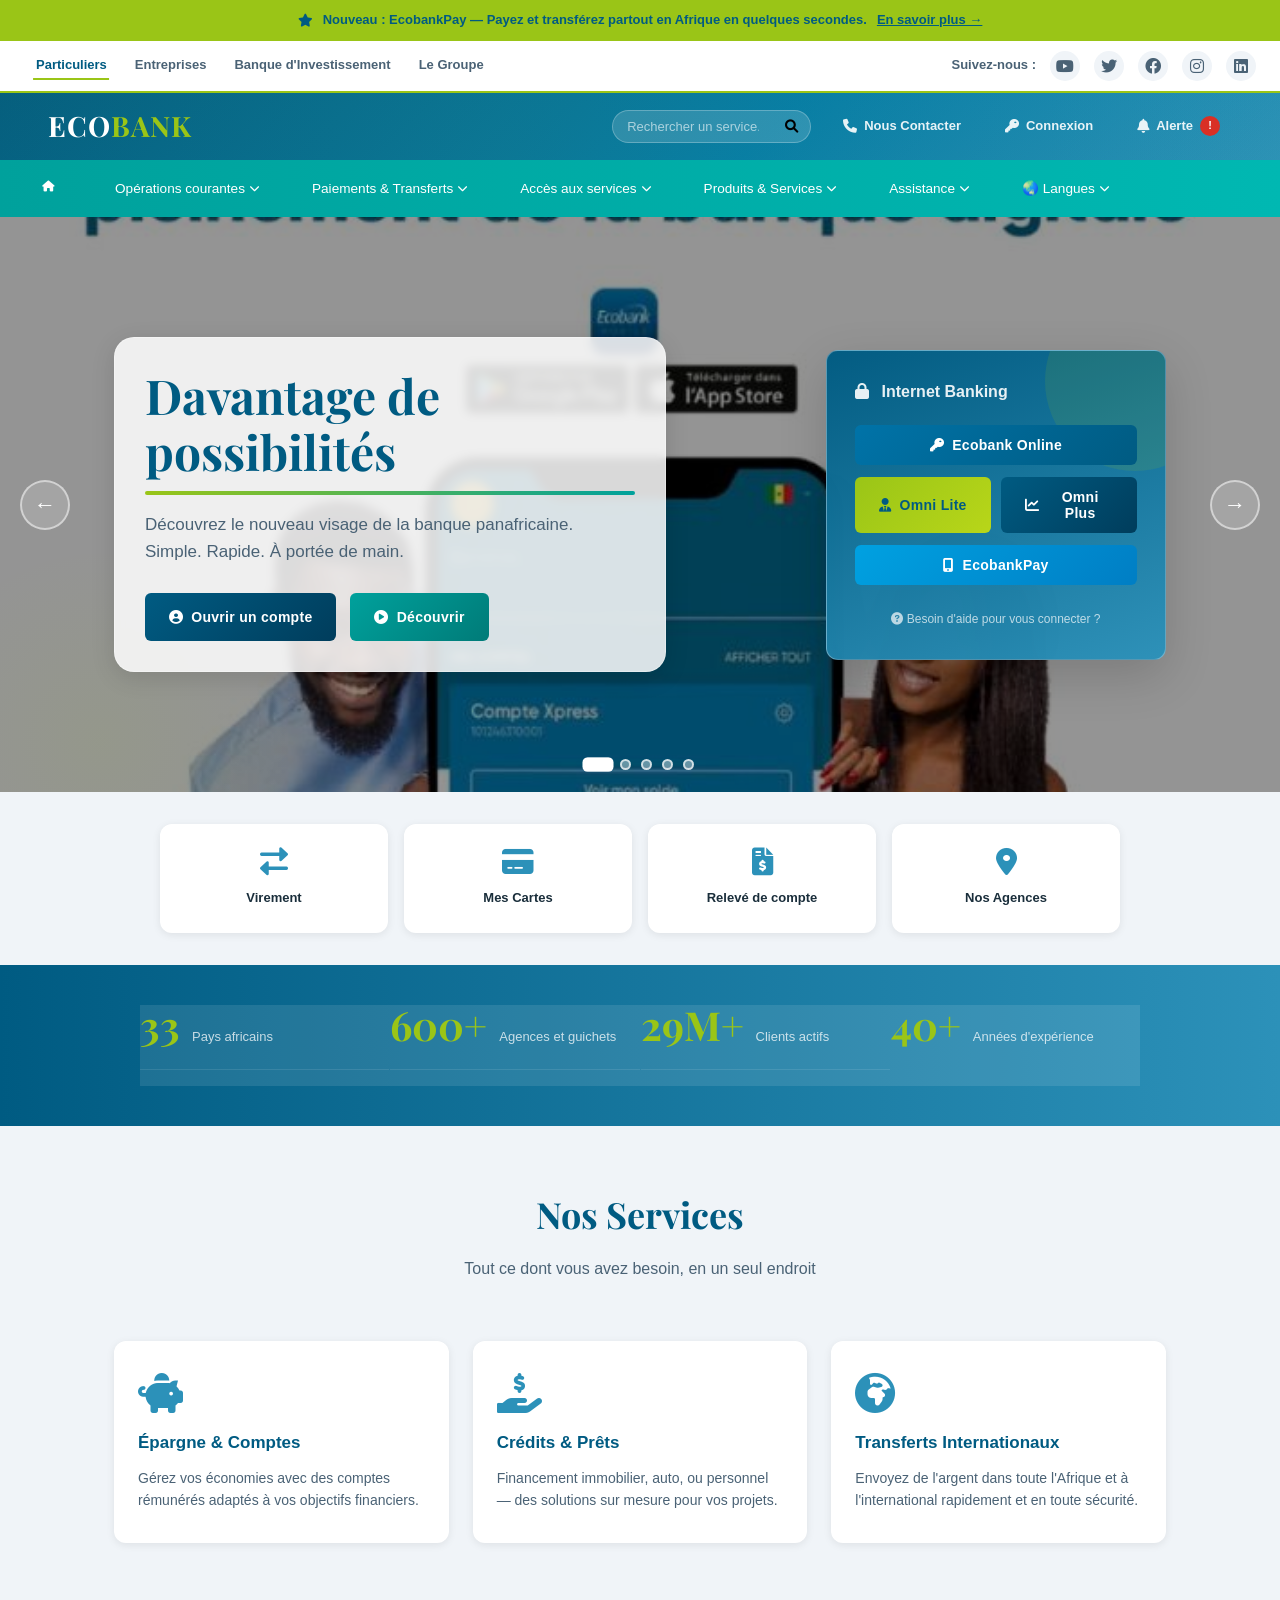
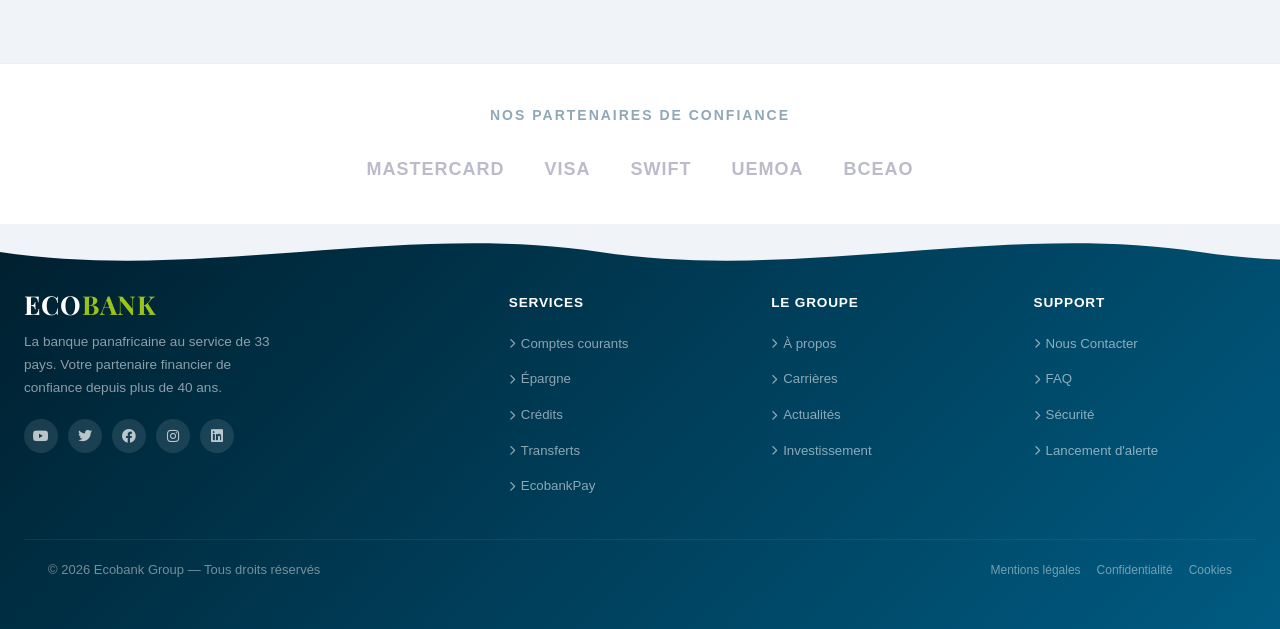
<file: index.html>
<!DOCTYPE html>
<!-- Ceci est le début de la page HTML pour la page d'accueil d'Ecobank -->
<html lang="fr">
<head>
    <!-- Ici on met les informations de base de la page -->
    <meta charset="UTF-8">
    <meta name="viewport" content="width=device-width, initial-scale=1.0">
    <title>Ecobank — La Banque Panafricaine</title>
    <link rel="stylesheet" href="style.css">
    <link rel="stylesheet" href="https://cdnjs.cloudflare.com/ajax/libs/font-awesome/6.0.0/css/all.min.css">
    <style>
        /* ===== CARROUSEL HERO ===== */
        .slider-wrapper {
            position: absolute;
            inset: 0;
            width: 100%;
            height: 100%;
            overflow: hidden;
            z-index: 0;
        }

        .hero-section {
            position: relative;
            min-height: 520px;
            overflow: hidden;
        }

        .hero-section .slide {
            position: absolute;
            inset: 0;
            opacity: 0;
            transition: opacity 1s ease-in-out;
            z-index: 0;
            overflow: hidden;
        }

        /* Image nette, couvre tout le slide */
        .hero-section .slide img {
            position: absolute;
            inset: 0;
            width: 100%;
            height: 100%;
            object-fit: cover;
            object-position: center 30%;
            display: block;
            transform: scale(1.05);
            transition: transform 6s ease-out;
        }

        .hero-section .slide.active img {
            transform: scale(1.0);
        }

        /* Overlay sombre par-dessus l'image */
        .slide-overlay {
            position: absolute;
            inset: 0;
            background: rgba(0, 0, 0, 0.42);
            z-index: 1;
        }

        .hero-section .slide.active {
            opacity: 1;
            z-index: 1;
        }

        .hero-grid {
            position: relative;
            z-index: 10;
            max-width: 1100px;
            margin: 0 auto;
            display: grid;
            grid-template-columns: 1.3fr 1.1fr;
            gap: 32px;
            align-items: center;
            padding: 60px 24px;
        }

        .hero-content {
            animation: slideInLeft 0.8s ease both;
        }

        .hero-cta-group {
            justify-self: end;
            width: 100%;
            max-width: 340px;
        }

        /* Flèches */
        .slider-arrow {
            position: absolute;
            top: 50%;
            transform: translateY(-50%);
            z-index: 20;
            background: rgba(255,255,255,0.15);
            border: 2px solid rgba(255,255,255,0.5);
            color: #fff;
            font-size: 22px;
            width: 50px;
            height: 50px;
            border-radius: 50%;
            cursor: pointer;
            display: flex;
            align-items: center;
            justify-content: center;
            backdrop-filter: blur(6px);
            transition: background 0.3s, transform 0.3s;
        }

        .slider-arrow:hover {
            background: rgba(0, 163, 173, 0.75);
            transform: translateY(-50%) scale(1.1);
        }

        .slider-prev { left: 20px; }
        .slider-next { right: 20px; }

        /* Points */
        .slider-dots {
            position: absolute;
            bottom: 22px;
            left: 50%;
            transform: translateX(-50%);
            z-index: 20;
            display: flex;
            gap: 10px;
        }

        .dot {
            width: 11px;
            height: 11px;
            border-radius: 50%;
            background: rgba(255,255,255,0.4);
            border: 2px solid rgba(255,255,255,0.7);
            cursor: pointer;
            transition: background 0.3s, transform 0.3s;
        }

        .dot.active {
            background: #fff;
            transform: scale(1.3);
        }
    </style>
  
</head>
<body class="index">
<!-- Ici commence le corps de la page -->

<!-- BARRE PROMO -->
<div class="promo-bar">
    <i class="fas fa-star"></i>
    Nouveau : EcobankPay — Payez et transférez partout en Afrique en quelques secondes.
    <a href="#">En savoir plus →</a>
</div>
<!-- Fin de la barre promo -->

<header class="ecobank-header">
    <!-- Ici c'est le header avec la navigation en haut -->
    <div class="header-top">
        <nav class="user-nav">
            <a href="Particulier.html" class="active">Particuliers</a>
            <span style="color:#ccc">|</span>
            <a href="Entreprises.html">Entreprises</a>
            <span style="color:#ccc">|</span>
            <a href="Banque_d_investissement.html">Banque d'Investissement</a>
            <span style="color:#ccc">|</span>
            <a href="Le_groupe.html">Le Groupe</a>
        </nav>
        <div class="Social-Media-Links">
            <span>Suivez-nous :</span>
            <a href="https://www.youtube.com/user/EcobankGroup" title="YouTube"><i class="fab fa-youtube"></i></a>
            <a href="https://x.com/GroupEcobank" title="Twitter/X"><i class="fab fa-twitter"></i></a>
            <a href="https://www.facebook.com/EcobankGroup" title="Facebook"><i class="fab fa-facebook"></i></a>
            <a href="https://www.instagram.com/GroupEcobank" title="Instagram"><i class="fab fa-instagram"></i></a>
            <a href="https://www.linkedin.com/company/ecobank-group/" title="LinkedIn"><i class="fab fa-linkedin"></i></a>
        </div>
    </div>

    <!-- Barre principale bleue -->
    <div class="header-main-bar">
        <div class="header-main-content container">
            <div class="logo">
                <span class="logo-text">ECO<span>BANK</span></span>
            </div>

            
            <div class="actions-group">
                <form action="#">
                    <input type="text" placeholder="Rechercher un service...">
                    <button type="submit"><i class="fas fa-search"></i></button>
                </form>
                <a href="contact.html" class="header-action"><i class="fas fa-phone"></i> Nous Contacter</a>
                <a href="connexion.html" class="header-action"><i class="fas fa-key"></i> Connexion</a>
                <a href="Lancement_d_alerte.html" class="header-action"> <i class="fas fa-bell"></i> Alerte<span class="badge">!</span></a> 
          

            </div>
        </div>
    </div>

    <!-- Navigation turquoise -->
    <nav class="main-navigation">
        <div class="container">
            <ul class="nav-list">
                <li class="nav-item home-icon">
                    <a href="index.html" title="Accueil"><i class="fas fa-home"></i></a>
                </li>
                <li class="nav-item has-dropdown">
                    <a href="#" class="nav-link">Opérations courantes <i class="fas fa-chevron-down"></i></a>
                    <ul class="dropdown">
                        <li><a href="#">PME &amp; TPE</a></li>
                        <li><a href="#">Grandes Entreprises</a></li>
                        <li><a href="#">Commerce International</a></li>
                    </ul>
                </li>
                <li class="nav-item has-dropdown">
                    <a href="#" class="nav-link">Paiements &amp; Transferts <i class="fas fa-chevron-down"></i></a>
                    <ul class="dropdown">
                        <li><a href="#">Virements</a></li>
                        <li><a href="#">Paiements de factures</a></li>
                        <li><a href="#">Transferts internationaux</a></li>
                    </ul>
                </li>
                <li class="nav-item has-dropdown">
                    <a href="#" class="nav-link">Accès aux services <i class="fas fa-chevron-down"></i></a>
                    <ul class="dropdown">
                        <li><a href="#">Ecobank Online</a></li>
                        <li><a href="#">Omni Lite</a></li>
                        <li><a href="#">Omni Plus</a></li>
                        <li><a href="#">EcobankPay</a></li>
                    </ul>
                </li>
                <li class="nav-item has-dropdown">
                    <a href="#" class="nav-link">Produits &amp; Services <i class="fas fa-chevron-down"></i></a>
                    <ul class="dropdown">
                        <li><a href="#">Comptes &amp; Épargne</a></li>
                        <li><a href="#">Crédits &amp; Prêts</a></li>
                        <li><a href="#">Cartes bancaires</a></li>
                        <li><a href="#">Assurance</a></li>
                    </ul>
                </li>
                <li class="nav-item has-dropdown">
                    <a href="#" class="nav-link">Assistance <i class="fas fa-chevron-down"></i></a>
                    <ul class="dropdown">
                        <li><a href="#">FAQ</a></li>
                        <li><a href="#">Support technique</a></li>
                        <li><a href="#">Contactez-nous</a></li>
                    </ul>
                </li>
                <li class="nav-item has-dropdown">
                    <a href="#" class="nav-link">🌏 Langues <i class="fas fa-chevron-down"></i></a>
                    <ul class="dropdown">
                        <li><a href="#">Français</a></li>
                        <li><a href="#">English</a></li>
                        <li><a href="#">Portuguais</a></li>
                    </ul>
                </li>
            </ul>
        </div>
    </nav>
</header>

<main>
<!-- Ici commence le contenu principal de la page -->

   
    <!-- SECTION HERO -->
    <!-- Ici c'est la section avec les images qui défilent -->
    
    <section class="hero-section">

        <!-- CARROUSEL D'IMAGES -->
        <div class="slider-wrapper">
            <div class="slide active"><img src="assets/image1.jpeg" alt="Slide 1"><div class="slide-overlay"></div></div>
            <div class="slide"><img src="assets/Image2.jpeg" alt="Slide 2"><div class="slide-overlay"></div></div>
            <div class="slide"><img src="assets/Image3.jpeg" alt="Slide 3"><div class="slide-overlay"></div></div>
            <div class="slide"><img src="assets/image4.jpeg" alt="Slide 4"><div class="slide-overlay"></div></div>
            <div class="slide"><img src="assets/image 5 .jpeg" alt="Slide 5"><div class="slide-overlay"></div></div>

            <!-- Flèches de navigation -->
            <button class="slider-arrow slider-prev" aria-label="Image précédente">&#8592;</button>
            <button class="slider-arrow slider-next" aria-label="Image suivante">&#8594;</button>

            <!-- Points de navigation -->
            <div class="slider-dots">
                <span class="dot active" data-index="0"></span>
                <span class="dot" data-index="1"></span>
                <span class="dot" data-index="2"></span>
                <span class="dot" data-index="3"></span>
                <span class="dot" data-index="4"></span>
            </div>
        </div>

        <div class="hero-grid container">
            <div class="hero-content">
                <h1>Davantage de possibilités</h1>
                <p>Découvrez le nouveau visage de la banque panafricaine.<br>Simple. Rapide. À portée de main.</p>
                <div style="margin-top: 28px; display: flex; gap: 14px; flex-wrap: wrap;">
                    <a href="connexion.html" class="btn btn-dark-blue" style="width:auto; padding: 13px 24px; text-decoration:none;"><i class="fas fa-user-circle"></i> Ouvrir un compte </a>
                    <a href="https://youtu.be/dEvaFk8Tylc" class="btn btn-turquoise" style="width:auto; padding: 13px 24px; text-decoration:none;">
                        <i class="fas fa-play-circle"></i> Découvrir</a>
                </div>
            </div>

            <!-- Boîte connexion -->
            <div class="hero-cta-group">
                <h3><i class="fas fa-lock" style="margin-right:8px"></i> Internet Banking</h3>
                <div class="cta-actions">
                    <a href="connexion.html" style="text-decoration:none;">
                        <button class="btn btn-blue" style="width:100%">
                            <i class="fas fa-key"></i> Ecobank Online
                        </button>
                    </a>
                    <div class="btn-group-row">
                        <button class="btn btn-yellow"><i class="fas fa-user-tie"></i> Omni Lite</button>
                        <button class="btn btn-dark-blue"><i class="fas fa-chart-line"></i> Omni Plus</button>
                    </div>
                    <button class="btn btn-light-blue"><i class="fas fa-mobile-alt"></i> EcobankPay</button>
                    <div style="text-align:center; margin-top:8px;">
                        <a href="#" style="color:rgba(255,255,255,0.7); font-size:12px; text-decoration:none;">
                            <i class="fas fa-question-circle"></i> Besoin d'aide pour vous connecter ?
                        </a>
                    </div>
                </div>
            </div>
        </div>
    </section>
<!-- Fin de la section hero -->

    <!-- ACCÈS RAPIDE -->
    <!-- Ici on met les boutons pour accéder rapidement aux services -->
    <section class="quick-access">
        <div class="quick-access-grid">
            <a href="#" class="quick-card">
                <i class="fas fa-exchange-alt"></i>
                <span>Virement</span>
            </a>
            <a href="#" class="quick-card">
                <i class="fas fa-credit-card"></i>
                <span>Mes Cartes</span>
            </a>
            <a href="#" class="quick-card">
                <i class="fas fa-file-invoice-dollar"></i>
                <span>Relevé de compte</span>
            </a>
            <a href="#" class="quick-card">
                <i class="fas fa-map-marker-alt"></i>
                <span>Nos Agences</span>
            </a>
        </div>
    </section>
<!-- Fin de l'accès rapide -->

    <!-- STATS BAND -->
    <!-- Ici on montre les chiffres importants d'Ecobank -->
    <section class="stats-band">
        <div class="stats-grid">
            <div class="stat-item">
                <span class="num">33</span>
                <span class="label">Pays africains</span>
            </div>
            <div class="stat-item">
                <span class="num">600+</span>
                <span class="label">Agences et guichets</span>
            </div>
            <div class="stat-item">
                <span class="num">29M+</span>
                <span class="label">Clients actifs</span>
            </div>
            <div class="stat-item">
                <span class="num">40+</span>
                <span class="label">Années d'expérience</span>
            </div>
        </div>
    </section>
<!-- Fin des statistiques -->

    <!-- SERVICES -->
    <!-- Ici on présente les services offerts par la banque -->
    <section style="padding: 60px 0; background: var(--bg-gray);">
        <div class="container" style="text-align:center; margin-bottom:40px;">
            <h2 style="font-family: var(--font-display); font-size: 36px; color: var(--eco-blue-dark); margin-bottom: 12px;">Nos Services</h2>
            <p style="color: var(--text-mid); font-size: 16px;">Tout ce dont vous avez besoin, en un seul endroit</p>
        </div>
        <div class="services-grid">
            <div class="service-card">
                <i class="fas fa-piggy-bank icon"></i>
                <h3>Épargne & Comptes</h3>
                <p>Gérez vos économies avec des comptes rémunérés adaptés à vos objectifs financiers.</p>
            </div>
            <div class="service-card stagger-2">
                <i class="fas fa-hand-holding-usd icon"></i>
                <h3>Crédits & Prêts</h3>
                <p>Financement immobilier, auto, ou personnel — des solutions sur mesure pour vos projets.</p>
            </div>
            <div class="service-card stagger-3">
                <i class="fas fa-globe-africa icon"></i>
                <h3>Transferts Internationaux</h3>
                <p>Envoyez de l'argent dans toute l'Afrique et à l'international rapidement et en toute sécurité.</p>
            </div>
        </div>
    </section>
<!-- Fin des services -->

    <!-- PARTENAIRES -->
    <!-- Ici on montre les partenaires d'Ecobank -->
    <section class="partners-section">
        <h2>Nos partenaires de confiance</h2>
        <div class="partners-logos">
            <span class="partner-logo">MASTERCARD</span>
            <span class="partner-logo">VISA</span>
            <span class="partner-logo">SWIFT</span>
            <span class="partner-logo">UEMOA</span>
            <span class="partner-logo">BCEAO</span>
        </div>
    </section>
</main>
<!-- Fin du contenu principal -->

<!-- FOOTER -->
<!-- Ici c'est le pied de page avec les liens -->
<footer>
    <div class="footer-content">
        <div class="footer-brand">
            <div class="logo-text" style="font-family: 'Playfair Display', serif; font-size: 26px; color: white; font-weight:700; margin-bottom: 12px;">
                ECO<span style="color:var(--eco-yellow)">BANK</span>
            </div>
            <p>La banque panafricaine au service de 33 pays. Votre partenaire financier de confiance depuis plus de 40 ans.</p>
            <div class="footer-socials" style="margin-top:16px;">
                <a href="https://www.youtube.com/user/EcobankGroup"><i class="fab fa-youtube"></i></a>
                <a href="https://x.com/GroupEcobank"><i class="fab fa-twitter"></i></a>
                <a href="https://www.facebook.com/EcobankGroup"><i class="fab fa-facebook"></i></a>
                <a href="https://www.instagram.com/GroupEcobank"><i class="fab fa-instagram"></i></a>
                <a href="https://www.linkedin.com/company/ecobank-group/"><i class="fab fa-linkedin"></i></a>
            </div>
        </div>
        <div class="footer-col">
            <h4>Services</h4>
            <ul>
                <li><a href="#"><i class="fas fa-chevron-right" style="font-size:10px"></i> Comptes courants</a></li>
                <li><a href="#"><i class="fas fa-chevron-right" style="font-size:10px"></i> Épargne</a></li>
                <li><a href="#"><i class="fas fa-chevron-right" style="font-size:10px"></i> Crédits</a></li>
                <li><a href="#"><i class="fas fa-chevron-right" style="font-size:10px"></i> Transferts</a></li>
                <li><a href="#"><i class="fas fa-chevron-right" style="font-size:10px"></i> EcobankPay</a></li>
            </ul>
        </div>
        <div class="footer-col">
            <h4>Le Groupe</h4>
            <ul>
                <li><a href="Le_groupe.html"><i class="fas fa-chevron-right" style="font-size:10px"></i> À propos</a></li>
                <li><a href="#"><i class="fas fa-chevron-right" style="font-size:10px"></i> Carrières</a></li>
                <li><a href="#"><i class="fas fa-chevron-right" style="font-size:10px"></i> Actualités</a></li>
                <li><a href="Banque_d_investissement.html"><i class="fas fa-chevron-right" style="font-size:10px"></i> Investissement</a></li>
            </ul>
        </div>
        <div class="footer-col">
            <h4>Support</h4>
            <ul>
                <li><a href="contact.html"><i class="fas fa-chevron-right" style="font-size:10px"></i> Nous Contacter</a></li>
                <li><a href="#"><i class="fas fa-chevron-right" style="font-size:10px"></i> FAQ</a></li>
                <li><a href="#"><i class="fas fa-chevron-right" style="font-size:10px"></i> Sécurité</a></li>
                <li><a href="Lancement_d_alerte.html"><i class="fas fa-chevron-right" style="font-size:10px"></i> Lancement d'alerte</a></li>
            </ul>
        </div>
    </div>
    <div class="footer-bottom">
        <span>© 2026 Ecobank Group — Tous droits réservés</span>
        <div style="display:flex; gap:16px;">
            <a href="#" style="color:rgba(255,255,255,0.45); text-decoration:none; font-size:12px; transition:var(--transition)">Mentions légales</a>
            <a href="#" style="color:rgba(255,255,255,0.45); text-decoration:none; font-size:12px; transition:var(--transition)">Confidentialité</a>
            <a href="#" style="color:rgba(255,255,255,0.45); text-decoration:none; font-size:12px; transition:var(--transition)">Cookies</a>
        </div>
    </div>
</footer>
<script src="script.js"></script>
<!-- Script pour les fonctionnalités de la page -->
<script>
// ===== DROPDOWNS AU CLIC =====
// Ici on gère les menus déroulants quand on clique dessus
document.querySelectorAll('.nav-item.has-dropdown > .nav-link').forEach(link => {
    link.addEventListener('click', function(e) {
        e.preventDefault();
        const item = this.closest('.nav-item');
        const isOpen = item.classList.contains('open');
        // Fermer tous les dropdowns
        document.querySelectorAll('.nav-item.has-dropdown').forEach(i => i.classList.remove('open'));
        // Ouvrir celui cliqué sauf s'il était déjà ouvert
        if (!isOpen) item.classList.add('open');
    });
});
// Clic ailleurs = fermer tout
document.addEventListener('click', function(e) {
    if (!e.target.closest('.nav-item.has-dropdown')) {
        document.querySelectorAll('.nav-item.has-dropdown').forEach(i => i.classList.remove('open'));
    }
});

// ===== CARROUSEL AUTOMATIQUE =====
// Ici on fait défiler les images automatiquement
(function () {
    const slides = document.querySelectorAll('.hero-section .slide');
    const dots   = document.querySelectorAll('.slider-dots .dot');
    const prev   = document.querySelector('.slider-prev');
    const next   = document.querySelector('.slider-next');

    if (!slides.length) return;

    let current = 0;
    let timer   = null;
    const DELAY = 5000;

    function goTo(index) {
        slides[current].classList.remove('active');
        dots[current].classList.remove('active');
        current = (index + slides.length) % slides.length;
        slides[current].classList.add('active');
        dots[current].classList.add('active');
    }

    function startAuto() { timer = setInterval(() => goTo(current + 1), DELAY); }
    function resetAuto()  { clearInterval(timer); startAuto(); }

    prev.addEventListener('click', () => { goTo(current - 1); resetAuto(); });
    next.addEventListener('click', () => { goTo(current + 1); resetAuto(); });

    dots.forEach(dot => {
        dot.addEventListener('click', () => { goTo(parseInt(dot.dataset.index)); resetAuto(); });
    });

    const wrapper = document.querySelector('.slider-wrapper');
    wrapper.addEventListener('mouseenter', () => clearInterval(timer));
    wrapper.addEventListener('mouseleave', startAuto);

    startAuto();
})();
</script>
</body>
</html>
</file>
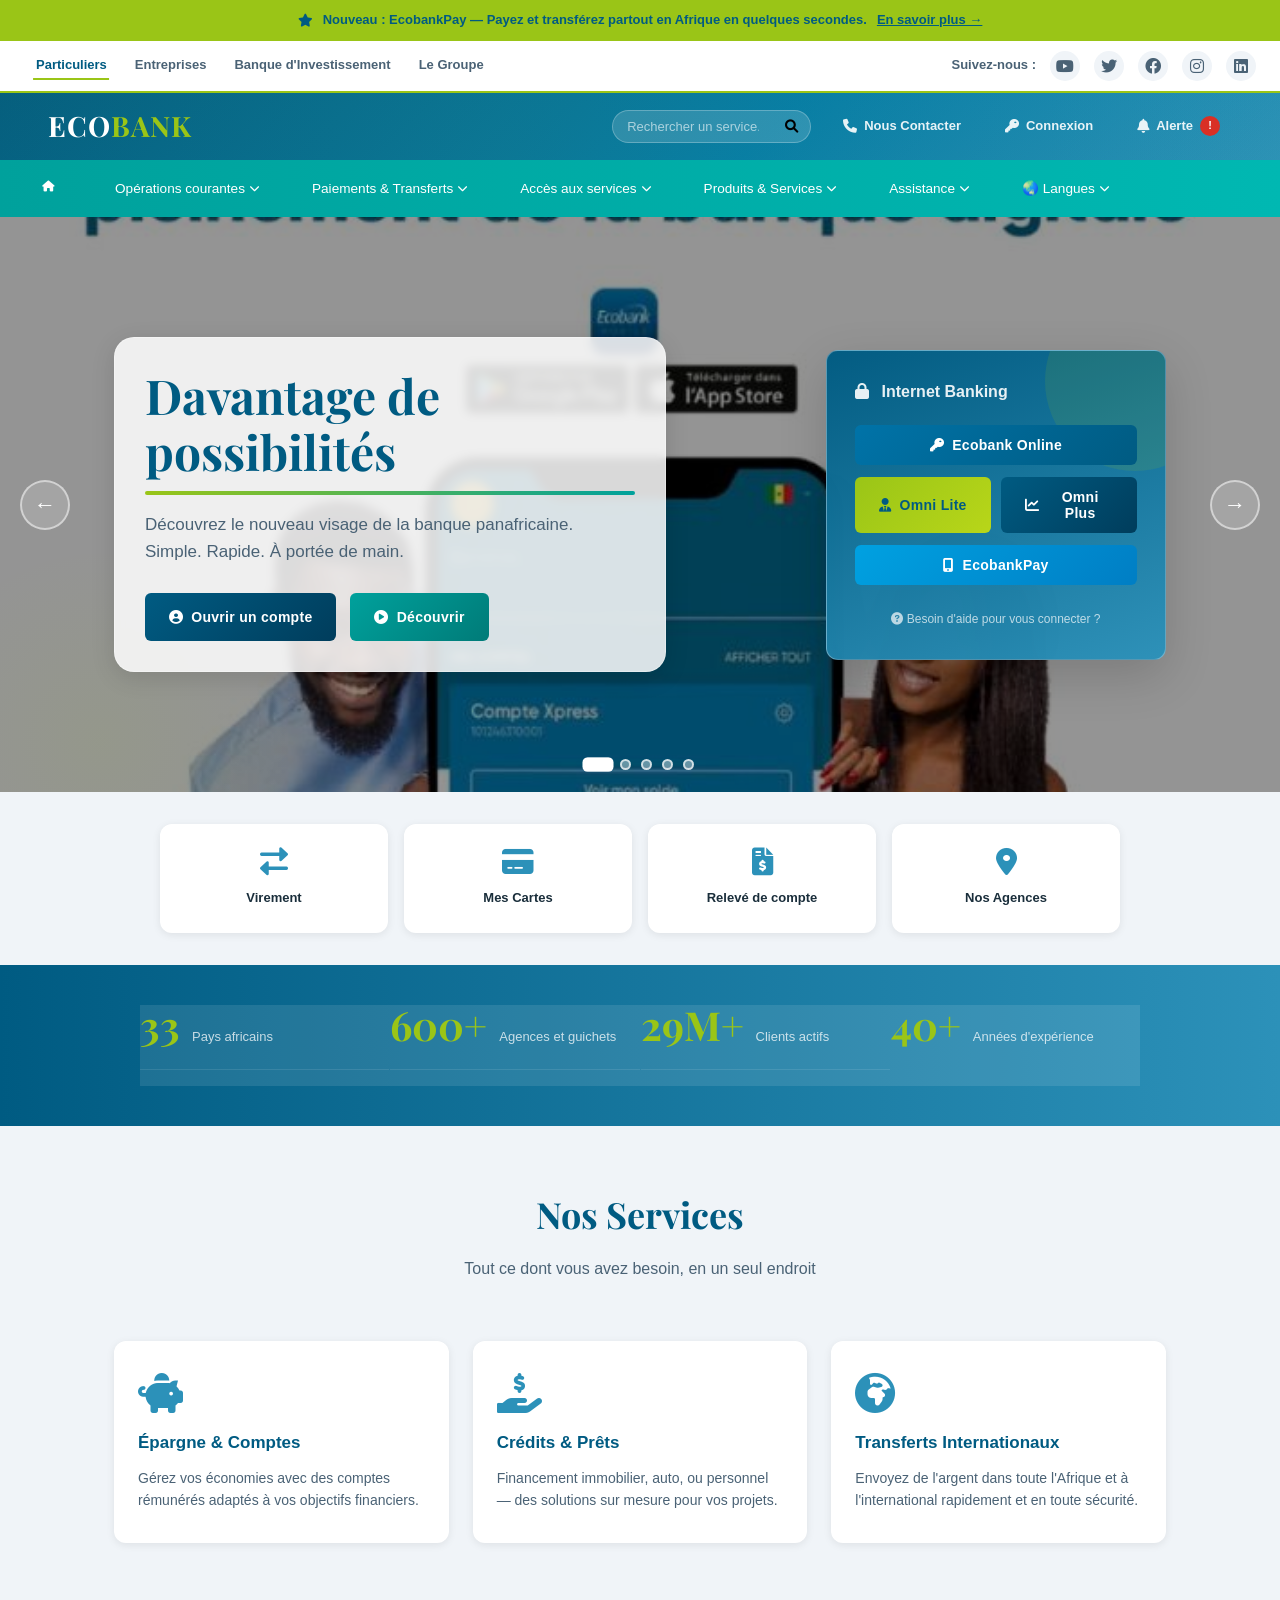
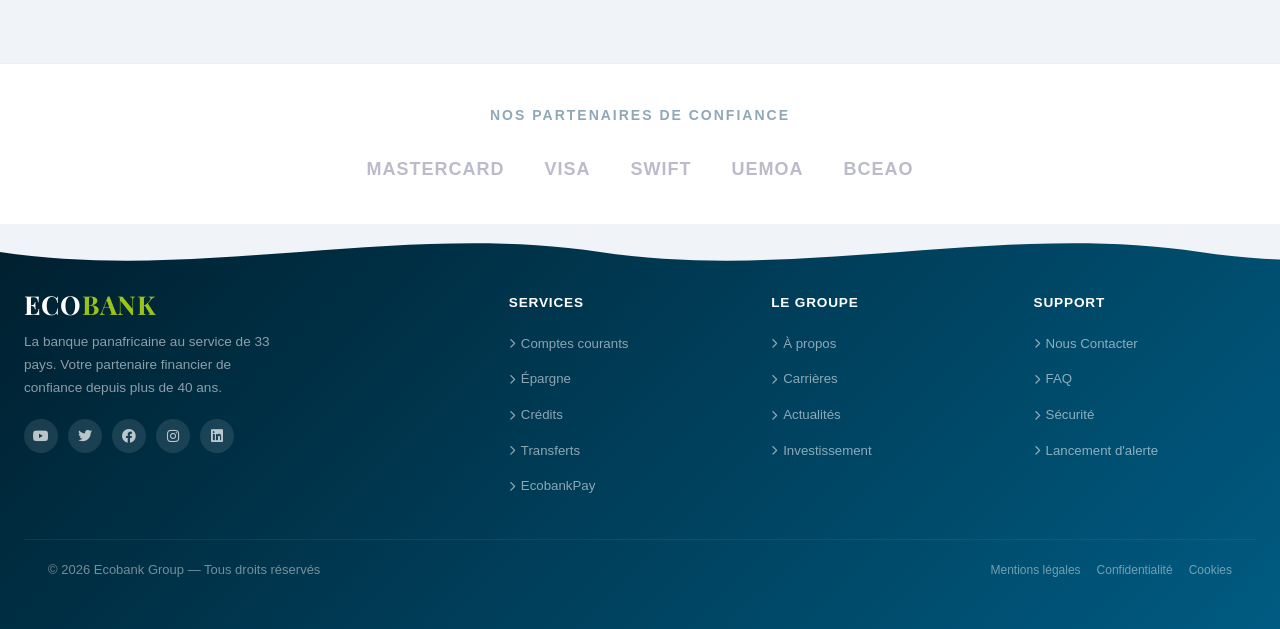
<file: Acceuil.html>
<!DOCTYPE html>
<!-- Ceci est le début de la page HTML pour la page d'accueil d'Ecobank -->
<html lang="fr">
<head>
    <!-- Ici on met les informations de base de la page -->
    <meta charset="UTF-8">
    <meta name="viewport" content="width=device-width, initial-scale=1.0">
    <title>Ecobank — La Banque Panafricaine</title>
    <link rel="stylesheet" href="style.css">
    <link rel="stylesheet" href="https://cdnjs.cloudflare.com/ajax/libs/font-awesome/6.0.0/css/all.min.css">
    <style>
        /* ===== CARROUSEL HERO ===== */
        .slider-wrapper {
            position: absolute;
            inset: 0;
            width: 100%;
            height: 100%;
            overflow: hidden;
            z-index: 0;
        }

        .hero-section {
            position: relative;
            min-height: 520px;
            overflow: hidden;
        }

        .hero-section .slide {
            position: absolute;
            inset: 0;
            opacity: 0;
            transition: opacity 1s ease-in-out;
            z-index: 0;
            overflow: hidden;
        }

        /* Image nette, couvre tout le slide */
        .hero-section .slide img {
            position: absolute;
            inset: 0;
            width: 100%;
            height: 100%;
            object-fit: cover;
            object-position: center 30%;
            display: block;
            transform: scale(1.05);
            transition: transform 6s ease-out;
        }

        .hero-section .slide.active img {
            transform: scale(1.0);
        }

        /* Overlay sombre par-dessus l'image */
        .slide-overlay {
            position: absolute;
            inset: 0;
            background: rgba(0, 0, 0, 0.42);
            z-index: 1;
        }

        .hero-section .slide.active {
            opacity: 1;
            z-index: 1;
        }

        .hero-grid {
            position: relative;
            z-index: 10;
            max-width: 1100px;
            margin: 0 auto;
            display: grid;
            grid-template-columns: 1.3fr 1.1fr;
            gap: 32px;
            align-items: center;
            padding: 60px 24px;
        }

        .hero-content {
            animation: slideInLeft 0.8s ease both;
        }

        .hero-cta-group {
            justify-self: end;
            width: 100%;
            max-width: 340px;
        }

        /* Flèches */
        .slider-arrow {
            position: absolute;
            top: 50%;
            transform: translateY(-50%);
            z-index: 20;
            background: rgba(255,255,255,0.15);
            border: 2px solid rgba(255,255,255,0.5);
            color: #fff;
            font-size: 22px;
            width: 50px;
            height: 50px;
            border-radius: 50%;
            cursor: pointer;
            display: flex;
            align-items: center;
            justify-content: center;
            backdrop-filter: blur(6px);
            transition: background 0.3s, transform 0.3s;
        }

        .slider-arrow:hover {
            background: rgba(0, 163, 173, 0.75);
            transform: translateY(-50%) scale(1.1);
        }

        .slider-prev { left: 20px; }
        .slider-next { right: 20px; }

        /* Points */
        .slider-dots {
            position: absolute;
            bottom: 22px;
            left: 50%;
            transform: translateX(-50%);
            z-index: 20;
            display: flex;
            gap: 10px;
        }

        .dot {
            width: 11px;
            height: 11px;
            border-radius: 50%;
            background: rgba(255,255,255,0.4);
            border: 2px solid rgba(255,255,255,0.7);
            cursor: pointer;
            transition: background 0.3s, transform 0.3s;
        }

        .dot.active {
            background: #fff;
            transform: scale(1.3);
        }
    </style>
  
</head>
<body class="index">
<!-- Ici commence le corps de la page -->

<!-- BARRE PROMO -->
<div class="promo-bar">
    <i class="fas fa-star"></i>
    Nouveau : EcobankPay — Payez et transférez partout en Afrique en quelques secondes.
    <a href="#">En savoir plus →</a>
</div>
<!-- Fin de la barre promo -->

<header class="ecobank-header">
    <!-- Ici c'est le header avec la navigation en haut -->
    <div class="header-top">
        <nav class="user-nav">
            <a href="Particulier.html" class="active">Particuliers</a>
            <span style="color:#ccc">|</span>
            <a href="Entreprises.html">Entreprises</a>
            <span style="color:#ccc">|</span>
            <a href="Banque_d_investissement.html">Banque d'Investissement</a>
            <span style="color:#ccc">|</span>
            <a href="Le_groupe.html">Le Groupe</a>
        </nav>
        <div class="Social-Media-Links">
            <span>Suivez-nous :</span>
            <a href="https://www.youtube.com/user/EcobankGroup" title="YouTube"><i class="fab fa-youtube"></i></a>
            <a href="https://x.com/GroupEcobank" title="Twitter/X"><i class="fab fa-twitter"></i></a>
            <a href="https://www.facebook.com/EcobankGroup" title="Facebook"><i class="fab fa-facebook"></i></a>
            <a href="https://www.instagram.com/GroupEcobank" title="Instagram"><i class="fab fa-instagram"></i></a>
            <a href="https://www.linkedin.com/company/ecobank-group/" title="LinkedIn"><i class="fab fa-linkedin"></i></a>
        </div>
    </div>

    <!-- Barre principale bleue -->
    <div class="header-main-bar">
        <div class="header-main-content container">
            <div class="logo">
                <span class="logo-text">ECO<span>BANK</span></span>
            </div>

            
            <div class="actions-group">
                <form action="#">
                    <input type="text" placeholder="Rechercher un service...">
                    <button type="submit"><i class="fas fa-search"></i></button>
                </form>
                <a href="contact.html" class="header-action"><i class="fas fa-phone"></i> Nous Contacter</a>
                <a href="connexion.html" class="header-action"><i class="fas fa-key"></i> Connexion</a>
                <a href="Lancement_d_alerte.html" class="header-action"> <i class="fas fa-bell"></i> Alerte<span class="badge">!</span></a> 
          

            </div>
        </div>
    </div>

    <!-- Navigation turquoise -->
    <nav class="main-navigation">
        <div class="container">
            <ul class="nav-list">
                <li class="nav-item home-icon">
                    <a href="Acceuil.html" title="Accueil"><i class="fas fa-home"></i></a>
                </li>
                <li class="nav-item has-dropdown">
                    <a href="#" class="nav-link">Opérations courantes <i class="fas fa-chevron-down"></i></a>
                    <ul class="dropdown">
                        <li><a href="#">PME &amp; TPE</a></li>
                        <li><a href="#">Grandes Entreprises</a></li>
                        <li><a href="#">Commerce International</a></li>
                    </ul>
                </li>
                <li class="nav-item has-dropdown">
                    <a href="#" class="nav-link">Paiements &amp; Transferts <i class="fas fa-chevron-down"></i></a>
                    <ul class="dropdown">
                        <li><a href="#">Virements</a></li>
                        <li><a href="#">Paiements de factures</a></li>
                        <li><a href="#">Transferts internationaux</a></li>
                    </ul>
                </li>
                <li class="nav-item has-dropdown">
                    <a href="#" class="nav-link">Accès aux services <i class="fas fa-chevron-down"></i></a>
                    <ul class="dropdown">
                        <li><a href="#">Ecobank Online</a></li>
                        <li><a href="#">Omni Lite</a></li>
                        <li><a href="#">Omni Plus</a></li>
                        <li><a href="#">EcobankPay</a></li>
                    </ul>
                </li>
                <li class="nav-item has-dropdown">
                    <a href="#" class="nav-link">Produits &amp; Services <i class="fas fa-chevron-down"></i></a>
                    <ul class="dropdown">
                        <li><a href="#">Comptes &amp; Épargne</a></li>
                        <li><a href="#">Crédits &amp; Prêts</a></li>
                        <li><a href="#">Cartes bancaires</a></li>
                        <li><a href="#">Assurance</a></li>
                    </ul>
                </li>
                <li class="nav-item has-dropdown">
                    <a href="#" class="nav-link">Assistance <i class="fas fa-chevron-down"></i></a>
                    <ul class="dropdown">
                        <li><a href="#">FAQ</a></li>
                        <li><a href="#">Support technique</a></li>
                        <li><a href="#">Contactez-nous</a></li>
                    </ul>
                </li>
                <li class="nav-item has-dropdown">
                    <a href="#" class="nav-link">🌏 Langues <i class="fas fa-chevron-down"></i></a>
                    <ul class="dropdown">
                        <li><a href="#">Français</a></li>
                        <li><a href="#">English</a></li>
                        <li><a href="#">Portuguais</a></li>
                    </ul>
                </li>
            </ul>
        </div>
        <button class="hamburger" id="hamburger" aria-label="Menu">
            <span></span><span></span><span></span>
        </button>
    </nav>
</header>

<main>
<!-- Ici commence le contenu principal de la page -->

   
    <!-- SECTION HERO -->
    <!-- Ici c'est la section avec les images qui défilent -->
    
    <section class="hero-section">

        <!-- CARROUSEL D'IMAGES -->
        <div class="slider-wrapper">
            <div class="slide active"><img src="assets/image1.jpeg" alt="Slide 1"><div class="slide-overlay"></div></div>
            <div class="slide"><img src="assets/Image2.jpeg" alt="Slide 2"><div class="slide-overlay"></div></div>
            <div class="slide"><img src="assets/Image3.jpeg" alt="Slide 3"><div class="slide-overlay"></div></div>
            <div class="slide"><img src="assets/image4.jpeg" alt="Slide 4"><div class="slide-overlay"></div></div>
            <div class="slide"><img src="assets/image 5 .jpeg" alt="Slide 5"><div class="slide-overlay"></div></div>

            <!-- Flèches de navigation -->
            <button class="slider-arrow slider-prev" aria-label="Image précédente">&#8592;</button>
            <button class="slider-arrow slider-next" aria-label="Image suivante">&#8594;</button>

            <!-- Points de navigation -->
            <div class="slider-dots">
                <span class="dot active" data-index="0"></span>
                <span class="dot" data-index="1"></span>
                <span class="dot" data-index="2"></span>
                <span class="dot" data-index="3"></span>
                <span class="dot" data-index="4"></span>
            </div>
        </div>

        <div class="hero-grid container">
            <div class="hero-content">
                <h1>Davantage de possibilités</h1>
                <p>Découvrez le nouveau visage de la banque panafricaine.<br>Simple. Rapide. À portée de main.</p>
                <div style="margin-top: 28px; display: flex; gap: 14px; flex-wrap: wrap;">
                    <a href="connexion.html" class="btn btn-dark-blue" style="width:auto; padding: 13px 24px; text-decoration:none;"><i class="fas fa-user-circle"></i> Ouvrir un compte </a>
                    <a href="https://youtu.be/dEvaFk8Tylc" class="btn btn-turquoise" style="width:auto; padding: 13px 24px; text-decoration:none;">
                        <i class="fas fa-play-circle"></i> Découvrir</a>
                </div>
            </div>

            <!-- Boîte connexion -->
            <div class="hero-cta-group">
                <h3><i class="fas fa-lock" style="margin-right:8px"></i> Internet Banking</h3>
                <div class="cta-actions">
                    <a href="connexion.html" style="text-decoration:none;">
                        <button class="btn btn-blue" style="width:100%">
                            <i class="fas fa-key"></i> Ecobank Online
                        </button>
                    </a>
                    <div class="btn-group-row">
                        <button class="btn btn-yellow"><i class="fas fa-user-tie"></i> Omni Lite</button>
                        <button class="btn btn-dark-blue"><i class="fas fa-chart-line"></i> Omni Plus</button>
                    </div>
                    <button class="btn btn-light-blue"><i class="fas fa-mobile-alt"></i> EcobankPay</button>
                    <div style="text-align:center; margin-top:8px;">
                        <a href="#" style="color:rgba(255,255,255,0.7); font-size:12px; text-decoration:none;">
                            <i class="fas fa-question-circle"></i> Besoin d'aide pour vous connecter ?
                        </a>
                    </div>
                </div>
            </div>
        </div>
    </section>
<!-- Fin de la section hero -->

    <!-- ACCÈS RAPIDE -->
    <!-- Ici on met les boutons pour accéder rapidement aux services -->
    <section class="quick-access">
        <div class="quick-access-grid">
            <a href="#" class="quick-card">
                <i class="fas fa-exchange-alt"></i>
                <span>Virement</span>
            </a>
            <a href="#" class="quick-card">
                <i class="fas fa-credit-card"></i>
                <span>Mes Cartes</span>
            </a>
            <a href="#" class="quick-card">
                <i class="fas fa-file-invoice-dollar"></i>
                <span>Relevé de compte</span>
            </a>
            <a href="#" class="quick-card">
                <i class="fas fa-map-marker-alt"></i>
                <span>Nos Agences</span>
            </a>
        </div>
    </section>
<!-- Fin de l'accès rapide -->

    <!-- STATS BAND -->
    <!-- Ici on montre les chiffres importants d'Ecobank -->
    <section class="stats-band">
        <div class="stats-grid">
            <div class="stat-item">
                <span class="num">33</span>
                <span class="label">Pays africains</span>
            </div>
            <div class="stat-item">
                <span class="num">600+</span>
                <span class="label">Agences et guichets</span>
            </div>
            <div class="stat-item">
                <span class="num">29M+</span>
                <span class="label">Clients actifs</span>
            </div>
            <div class="stat-item">
                <span class="num">40+</span>
                <span class="label">Années d'expérience</span>
            </div>
        </div>
    </section>
<!-- Fin des statistiques -->

    <!-- SERVICES -->
    <!-- Ici on présente les services offerts par la banque -->
    <section style="padding: 60px 0; background: var(--bg-gray);">
        <div class="container" style="text-align:center; margin-bottom:40px;">
            <h2 style="font-family: var(--font-display); font-size: 36px; color: var(--eco-blue-dark); margin-bottom: 12px;">Nos Services</h2>
            <p style="color: var(--text-mid); font-size: 16px;">Tout ce dont vous avez besoin, en un seul endroit</p>
        </div>
        <div class="services-grid">
            <div class="service-card">
                <i class="fas fa-piggy-bank icon"></i>
                <h3>Épargne & Comptes</h3>
                <p>Gérez vos économies avec des comptes rémunérés adaptés à vos objectifs financiers.</p>
            </div>
            <div class="service-card stagger-2">
                <i class="fas fa-hand-holding-usd icon"></i>
                <h3>Crédits & Prêts</h3>
                <p>Financement immobilier, auto, ou personnel — des solutions sur mesure pour vos projets.</p>
            </div>
            <div class="service-card stagger-3">
                <i class="fas fa-globe-africa icon"></i>
                <h3>Transferts Internationaux</h3>
                <p>Envoyez de l'argent dans toute l'Afrique et à l'international rapidement et en toute sécurité.</p>
            </div>
        </div>
    </section>
<!-- Fin des services -->

    <!-- PARTENAIRES -->
    <!-- Ici on montre les partenaires d'Ecobank -->
    <section class="partners-section">
        <h2>Nos partenaires de confiance</h2>
        <div class="partners-logos">
            <span class="partner-logo">MASTERCARD</span>
            <span class="partner-logo">VISA</span>
            <span class="partner-logo">SWIFT</span>
            <span class="partner-logo">UEMOA</span>
            <span class="partner-logo">BCEAO</span>
        </div>
    </section>
</main>
<!-- Fin du contenu principal -->

<!-- FOOTER -->
<!-- Ici c'est le pied de page avec les liens -->
<footer>
    <div class="footer-content">
        <div class="footer-brand">
            <div class="logo-text" style="font-family: 'Playfair Display', serif; font-size: 26px; color: white; font-weight:700; margin-bottom: 12px;">
                ECO<span style="color:var(--eco-yellow)">BANK</span>
            </div>
            <p>La banque panafricaine au service de 33 pays. Votre partenaire financier de confiance depuis plus de 40 ans.</p>
            <div class="footer-socials" style="margin-top:16px;">
                <a href="https://www.youtube.com/user/EcobankGroup"><i class="fab fa-youtube"></i></a>
                <a href="https://x.com/GroupEcobank"><i class="fab fa-twitter"></i></a>
                <a href="https://www.facebook.com/EcobankGroup"><i class="fab fa-facebook"></i></a>
                <a href="https://www.instagram.com/GroupEcobank"><i class="fab fa-instagram"></i></a>
                <a href="https://www.linkedin.com/company/ecobank-group/"><i class="fab fa-linkedin"></i></a>
            </div>
        </div>
        <div class="footer-col">
            <h4>Services</h4>
            <ul>
                <li><a href="#"><i class="fas fa-chevron-right" style="font-size:10px"></i> Comptes courants</a></li>
                <li><a href="#"><i class="fas fa-chevron-right" style="font-size:10px"></i> Épargne</a></li>
                <li><a href="#"><i class="fas fa-chevron-right" style="font-size:10px"></i> Crédits</a></li>
                <li><a href="#"><i class="fas fa-chevron-right" style="font-size:10px"></i> Transferts</a></li>
                <li><a href="#"><i class="fas fa-chevron-right" style="font-size:10px"></i> EcobankPay</a></li>
            </ul>
        </div>
        <div class="footer-col">
            <h4>Le Groupe</h4>
            <ul>
                <li><a href="Le_groupe.html"><i class="fas fa-chevron-right" style="font-size:10px"></i> À propos</a></li>
                <li><a href="#"><i class="fas fa-chevron-right" style="font-size:10px"></i> Carrières</a></li>
                <li><a href="#"><i class="fas fa-chevron-right" style="font-size:10px"></i> Actualités</a></li>
                <li><a href="Banque_d_investissement.html"><i class="fas fa-chevron-right" style="font-size:10px"></i> Investissement</a></li>
            </ul>
        </div>
        <div class="footer-col">
            <h4>Support</h4>
            <ul>
                <li><a href="contact.html"><i class="fas fa-chevron-right" style="font-size:10px"></i> Nous Contacter</a></li>
                <li><a href="#"><i class="fas fa-chevron-right" style="font-size:10px"></i> FAQ</a></li>
                <li><a href="#"><i class="fas fa-chevron-right" style="font-size:10px"></i> Sécurité</a></li>
                <li><a href="Lancement_d_alerte.html"><i class="fas fa-chevron-right" style="font-size:10px"></i> Lancement d'alerte</a></li>
            </ul>
        </div>
    </div>
    <div class="footer-bottom">
        <span>© 2026 Ecobank Group — Tous droits réservés</span>
        <div style="display:flex; gap:16px;">
            <a href="#" style="color:rgba(255,255,255,0.45); text-decoration:none; font-size:12px; transition:var(--transition)">Mentions légales</a>
            <a href="#" style="color:rgba(255,255,255,0.45); text-decoration:none; font-size:12px; transition:var(--transition)">Confidentialité</a>
            <a href="#" style="color:rgba(255,255,255,0.45); text-decoration:none; font-size:12px; transition:var(--transition)">Cookies</a>
        </div>
    </div>
</footer>
<script src="script.js"></script>
<!-- Script pour les fonctionnalités de la page -->
<script>
// ===== DROPDOWNS AU CLIC =====
// Ici on gère les menus déroulants quand on clique dessus
document.querySelectorAll('.nav-item.has-dropdown > .nav-link').forEach(link => {
    link.addEventListener('click', function(e) {
        e.preventDefault();
        const item = this.closest('.nav-item');
        const isOpen = item.classList.contains('open');
        // Fermer tous les dropdowns
        document.querySelectorAll('.nav-item.has-dropdown').forEach(i => i.classList.remove('open'));
        // Ouvrir celui cliqué sauf s'il était déjà ouvert
        if (!isOpen) item.classList.add('open');
    });
});
// Clic ailleurs = fermer tout
document.addEventListener('click', function(e) {
    if (!e.target.closest('.nav-item.has-dropdown')) {
        document.querySelectorAll('.nav-item.has-dropdown').forEach(i => i.classList.remove('open'));
    }
});

// ===== CARROUSEL AUTOMATIQUE =====
// Ici on fait défiler les images automatiquement
(function () {
    const slides = document.querySelectorAll('.hero-section .slide');
    const dots   = document.querySelectorAll('.slider-dots .dot');
    const prev   = document.querySelector('.slider-prev');
    const next   = document.querySelector('.slider-next');

    if (!slides.length) return;

    let current = 0;
    let timer   = null;
    const DELAY = 5000;

    function goTo(index) {
        slides[current].classList.remove('active');
        dots[current].classList.remove('active');
        current = (index + slides.length) % slides.length;
        slides[current].classList.add('active');
        dots[current].classList.add('active');
    }

    function startAuto() { timer = setInterval(() => goTo(current + 1), DELAY); }
    function resetAuto()  { clearInterval(timer); startAuto(); }

    prev.addEventListener('click', () => { goTo(current - 1); resetAuto(); });
    next.addEventListener('click', () => { goTo(current + 1); resetAuto(); });

    dots.forEach(dot => {
        dot.addEventListener('click', () => { goTo(parseInt(dot.dataset.index)); resetAuto(); });
    });

    const wrapper = document.querySelector('.slider-wrapper');
    wrapper.addEventListener('mouseenter', () => clearInterval(timer));
    wrapper.addEventListener('mouseleave', startAuto);

    startAuto();
})();
</script>
</body>
</html>
</file>
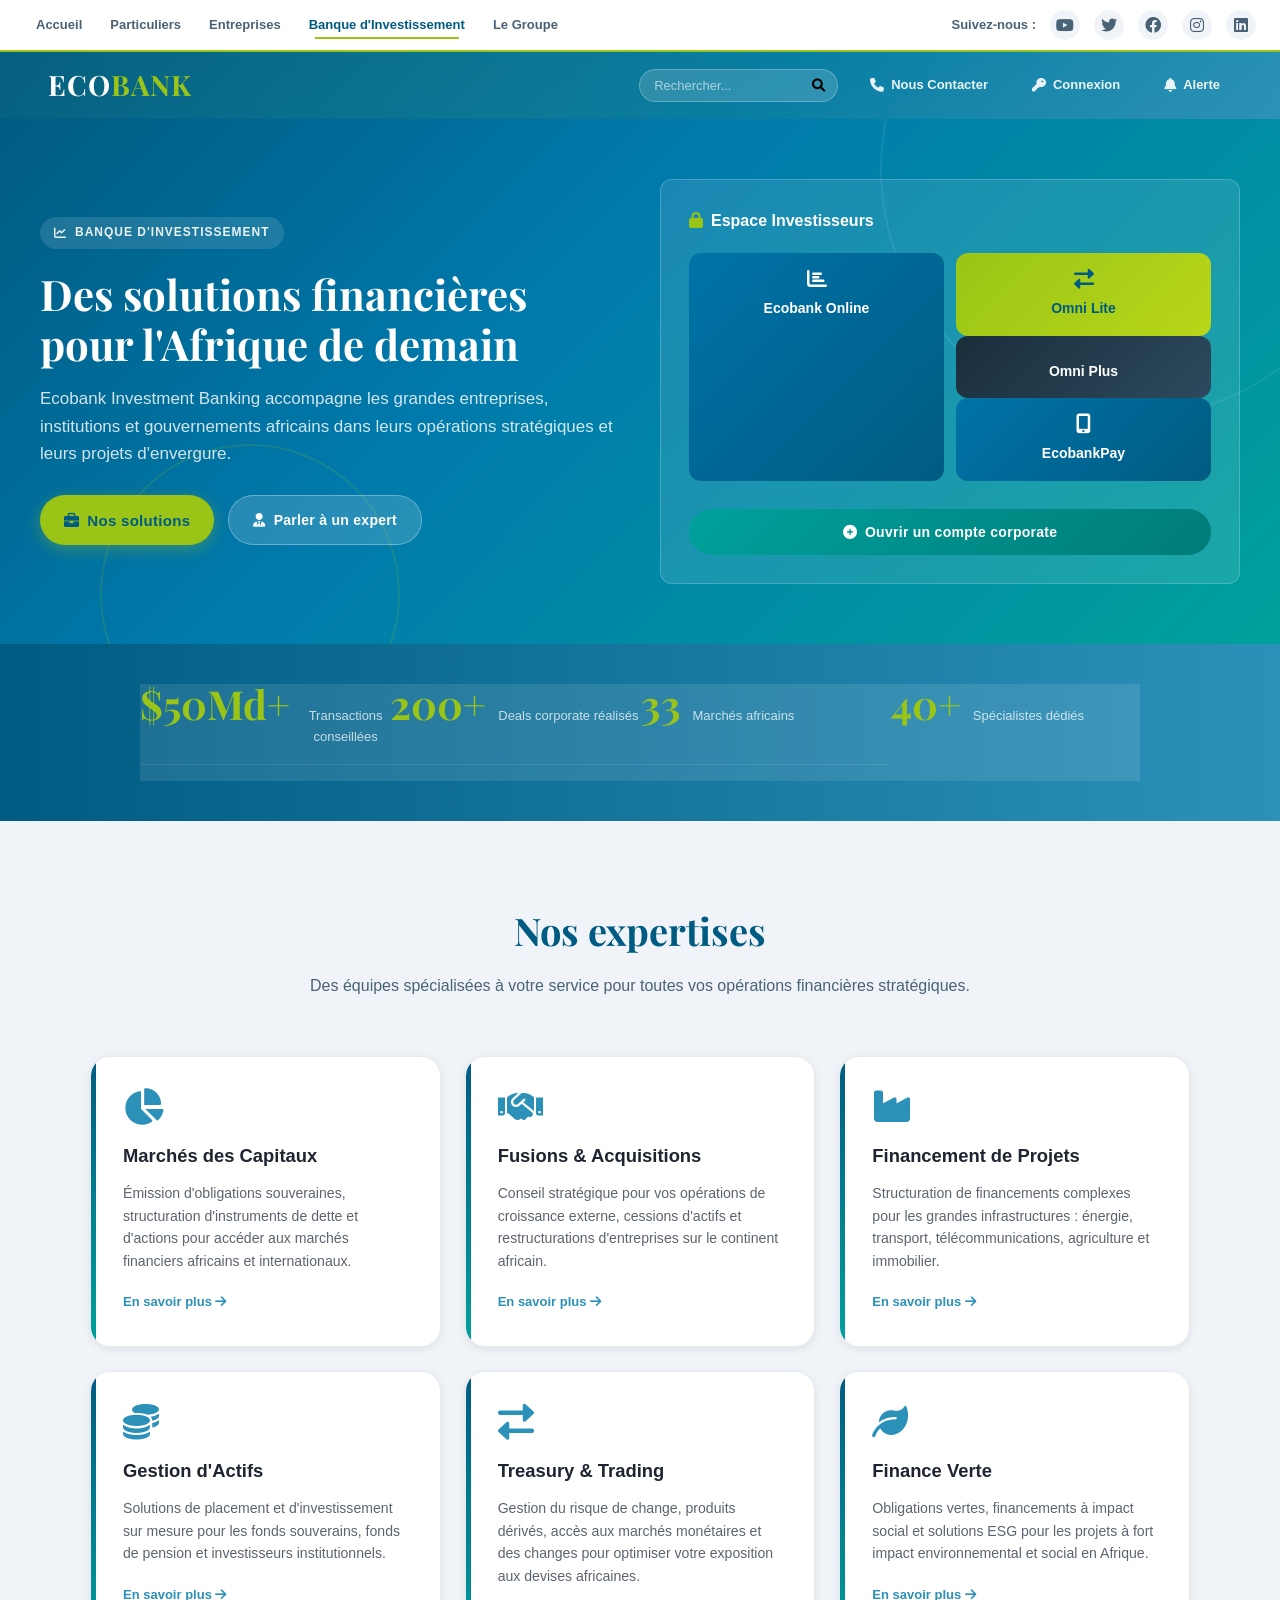
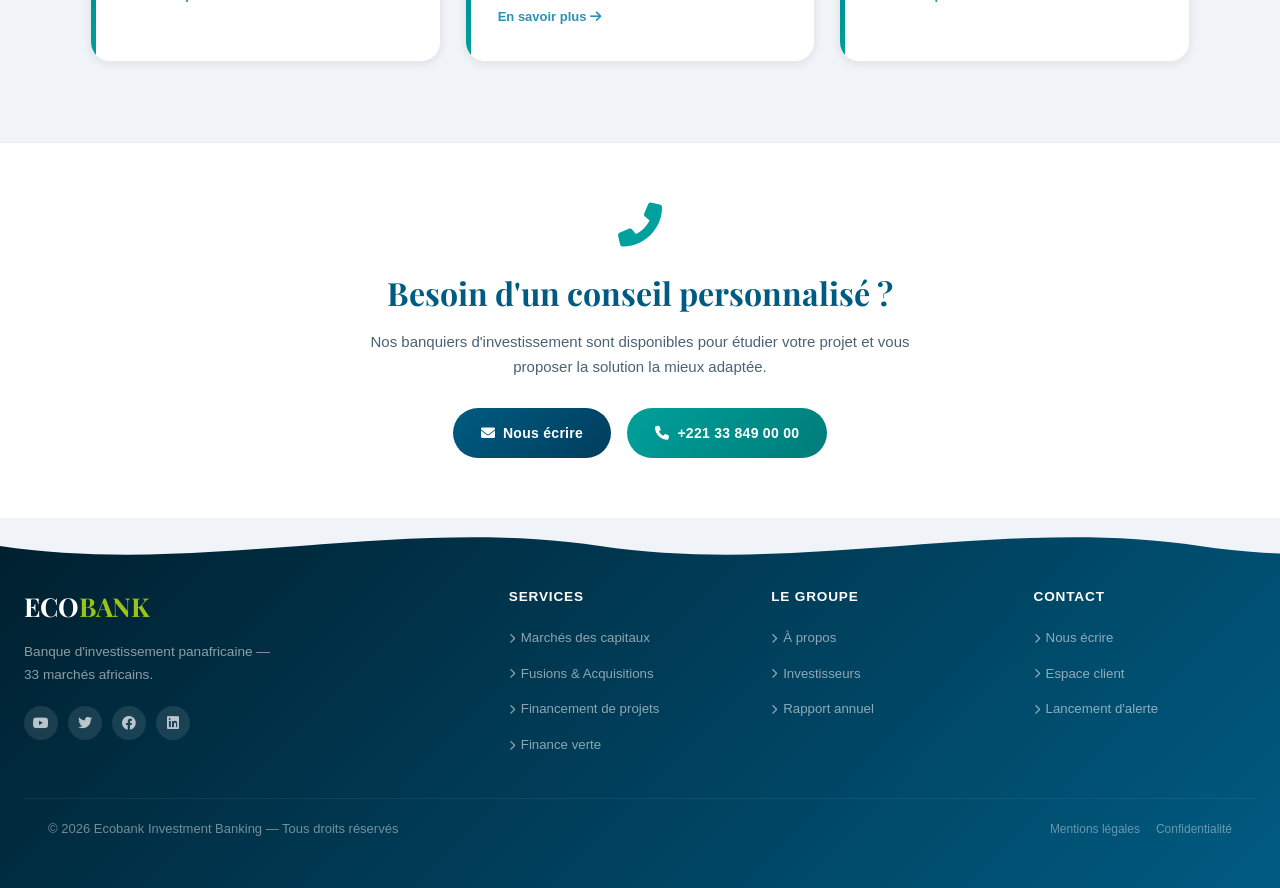
<file: Banque_d_investissement.html>
<!DOCTYPE html>
<!-- Ceci est la page pour la banque d'investissement d'Ecobank -->
<html lang="fr">
<head>
    <meta charset="UTF-8">
    <meta name="viewport" content="width=device-width, initial-scale=1.0">
    <title>Ecobank — Banque d'Investissement</title>
    <link rel="stylesheet" href="style.css">
    <link rel="stylesheet" href="https://cdnjs.cloudflare.com/ajax/libs/font-awesome/6.0.0/css/all.min.css">
   
</head>
<!-- Ici c'est la tête de la page avec les informations -->
<body>

<header class="ecobank-header">
    <div class="header-top">
        <nav class="user-nav">
            <a href="index.html">Accueil</a>
            <span style="color:#ccc">|</span>
            <a href="Particulier.html">Particuliers</a>
            <span style="color:#ccc">|</span>
            <a href="Entreprises.html">Entreprises</a>
            <span style="color:#ccc">|</span>
            <a href="Banque_d_investissement.html" class="active">Banque d'Investissement</a>
            <span style="color:#ccc">|</span>
            <a href="Le_groupe.html">Le Groupe</a>
        </nav>
        <div class="Social-Media-Links">
            <span>Suivez-nous :</span>
            <a href="https://www.youtube.com/user/EcobankGroup"><i class="fab fa-youtube"></i></a>
            <a href="https://x.com/GroupEcobank"><i class="fab fa-twitter"></i></a>
            <a href="https://www.facebook.com/EcobankGroup"><i class="fab fa-facebook"></i></a>
            <a href="https://www.instagram.com/GroupEcobank"><i class="fab fa-instagram"></i></a>
            <a href="https://www.linkedin.com/company/ecobank-group/"><i class="fab fa-linkedin"></i></a>
        </div>
    </div>
    <div class="header-main-bar">
        <div class="header-main-content container">
            <div class="logo">
                <span class="logo-text">ECO<span>BANK</span></span>
            </div>
            <div class="actions-group">
                <form action="#">
                    <input type="text" placeholder="Rechercher...">
                    <button type="submit"><i class="fas fa-search"></i></button>
                </form>
                <a href="contact.html" class="header-action"><i class="fas fa-phone"></i> Nous Contacter</a>
                <a href="connexion.html" class="header-action"><i class="fas fa-key"></i> Connexion</a>
                <a href="Lancement_d_alerte.html" class="header-action"><i class="fas fa-bell"></i> Alerte</a>
            </div>
        </div>
    </div>
</header>
<!-- Le header avec la navigation et les liens sociaux -->
<main>
    <!-- HERO -->
    <section class="services-hero" style="min-height: 460px;">
        <div class="left">
            <div style="display:inline-flex; align-items:center; gap:8px; background:rgba(255,255,255,0.12); padding:6px 14px; border-radius:20px; margin-bottom:20px; font-size:12px; font-weight:600; color:rgba(255,255,255,0.9); letter-spacing:1px; text-transform:uppercase;">
                <i class="fas fa-chart-line"></i> Banque d'Investissement
            </div>
            <h1>Des solutions financières pour l'Afrique de demain</h1>
            <p>Ecobank Investment Banking accompagne les grandes entreprises, institutions et gouvernements africains dans leurs opérations stratégiques et leurs projets d'envergure.</p>
            <div style="display:flex; gap:14px; flex-wrap:wrap;">
                <button class="btn btn-yellow" style="width:auto; padding:13px 24px; border-radius:30px;">
                    <i class="fas fa-briefcase"></i> Nos solutions
                </button>
                <a href="contact.html" class="btn" style="width:auto; padding:13px 24px; border-radius:30px; background:rgba(255,255,255,0.15); color:white; border:1px solid rgba(255,255,255,0.3); text-decoration:none;">
                    <i class="fas fa-user-tie"></i> Parler à un expert
                </a>
            </div>
        </div>
        <div class="right">
            <!-- Carte rapide connexion -->
            <div style="background:rgba(255,255,255,0.1); border:1px solid rgba(255,255,255,0.2); border-radius:var(--radius-md); padding:28px; backdrop-filter:blur(10px);">
                <h3 style="color:white; font-size:16px; margin-bottom:20px; font-weight:600;">
                    <i class="fas fa-lock" style="margin-right:8px; color:var(--eco-yellow);"></i>Espace Investisseurs
                </h3>
                <div class="cards">
                    <div class="card blue"><a href="connexion.html" style="text-decoration:none;"><i class="fas fa-chart-bar" style="display:block; font-size:20px; margin-bottom:8px;"></i>Ecobank Online</div>
                    <div class="card green"><i class="fas fa-exchange-alt" style="display:block; font-size:20px; margin-bottom:8px;"></i>Omni Lite</div>
                    <div class="card dark"><i class="fas fa-analytics" style="display:block; font-size:20px; margin-bottom:8px;"></i>Omni Plus</div>
                    <div class="card blue"><i class="fas fa-mobile-alt" style="display:block; font-size:20px; margin-bottom:8px;"></i>EcobankPay</div>
                </div>
                <a href="#" class="btn btn-turquoise" style="margin-top:12px; border-radius:30px;">
                    <i class="fas fa-plus-circle"></i> Ouvrir un compte corporate
                </a>
            </div>
        </div>
    </section>
<!-- Section hero pour présenter les services -->
    <!-- STATS -->
    <section class="stats-band">
        <div class="stats-grid">
            <div class="stat-item"><span class="num">$50Md+</span><span class="label">Transactions conseillées</span></div>
            <div class="stat-item"><span class="num">200+</span><span class="label">Deals corporate réalisés</span></div>
            <div class="stat-item"><span class="num">33</span><span class="label">Marchés africains</span></div>
            <div class="stat-item"><span class="num">40+</span><span class="label">Spécialistes dédiés</span></div>
        </div>
    </section>
<!-- Section stats avec les chiffres -->
    <!-- SERVICES D'INVESTISSEMENT -->
    <section style="padding:80px 24px; background:var(--bg-gray);">
        <div style="text-align:center; max-width:700px; margin:0 auto 56px;">
            <h2 style="font-family:var(--font-display); font-size:38px; color:var(--eco-blue-dark); margin-bottom:12px;">Nos expertises</h2>
            <p style="color:var(--text-mid); font-size:16px; line-height:1.65;">Des équipes spécialisées à votre service pour toutes vos opérations financières stratégiques.</p>
        </div>
        <div style="display:grid; grid-template-columns:repeat(3,1fr); gap:24px; max-width:1100px; margin:0 auto;" id="invest-grid">
            <div class="invest-card stagger-1">
                <i class="fas fa-chart-pie card-icon"></i>
                <h3>Marchés des Capitaux</h3>
                <p>Émission d'obligations souveraines, structuration d'instruments de dette et d'actions pour accéder aux marchés financiers africains et internationaux.</p>
                <a href="#">En savoir plus <i class="fas fa-arrow-right"></i></a>
            </div>
            <div class="invest-card stagger-2">
                <i class="fas fa-handshake card-icon"></i>
                <h3>Fusions & Acquisitions</h3>
                <p>Conseil stratégique pour vos opérations de croissance externe, cessions d'actifs et restructurations d'entreprises sur le continent africain.</p>
                <a href="#">En savoir plus <i class="fas fa-arrow-right"></i></a>
            </div>
            <div class="invest-card stagger-3">
                <i class="fas fa-industry card-icon"></i>
                <h3>Financement de Projets</h3>
                <p>Structuration de financements complexes pour les grandes infrastructures : énergie, transport, télécommunications, agriculture et immobilier.</p>
                <a href="#">En savoir plus <i class="fas fa-arrow-right"></i></a>
            </div>
            <div class="invest-card stagger-2">
                <i class="fas fa-coins card-icon"></i>
                <h3>Gestion d'Actifs</h3>
                <p>Solutions de placement et d'investissement sur mesure pour les fonds souverains, fonds de pension et investisseurs institutionnels.</p>
                <a href="#">En savoir plus <i class="fas fa-arrow-right"></i></a>
            </div>
            <div class="invest-card stagger-3">
                <i class="fas fa-exchange-alt card-icon"></i>
                <h3>Treasury & Trading</h3>
                <p>Gestion du risque de change, produits dérivés, accès aux marchés monétaires et des changes pour optimiser votre exposition aux devises africaines.</p>
                <a href="#">En savoir plus <i class="fas fa-arrow-right"></i></a>
            </div>
            <div class="invest-card stagger-4">
                <i class="fas fa-leaf card-icon"></i>
                <h3>Finance Verte</h3>
                <p>Obligations vertes, financements à impact social et solutions ESG pour les projets à fort impact environnemental et social en Afrique.</p>
                <a href="#">En savoir plus <i class="fas fa-arrow-right"></i></a>
            </div>
        </div>
    </section>
<!-- Section services avec les cartes -->
    <!-- CTA CONTACT -->
    <section style="background:white; padding:60px 24px; text-align:center; border-top:1px solid #e8eff4;">
        <div style="max-width:600px; margin:0 auto;">
            <i class="fas fa-phone-alt" style="font-size:44px; color:var(--eco-turquoise); margin-bottom:20px; display:block; animation: pulse 3s infinite;"></i>
            <h2 style="font-family:var(--font-display); font-size:32px; color:var(--eco-blue-dark); margin-bottom:12px;">Besoin d'un conseil personnalisé ?</h2>
            <p style="color:var(--text-mid); font-size:15px; margin-bottom:28px; line-height:1.65;">Nos banquiers d'investissement sont disponibles pour étudier votre projet et vous proposer la solution la mieux adaptée.</p>
            <div style="display:flex; justify-content:center; gap:16px; flex-wrap:wrap;">
                <a href="mailto:info@ecobank.com" class="btn btn-dark-blue" style="width:auto; padding:14px 28px; text-decoration:none; border-radius:30px;">
                    <i class="fas fa-envelope"></i> Nous écrire
                </a>
                <a href="tel:+221338490000" class="btn btn-turquoise" style="width:auto; padding:14px 28px; text-decoration:none; border-radius:30px;">
                    <i class="fas fa-phone"></i> +221 33 849 00 00
                </a>
            </div>
        </div>
    </section>
<!-- Section contact pour appeler à l'action -->
</main>

<!-- Fin du contenu principal -->
<footer>
    <div class="footer-content">
        <div class="footer-brand">
            <div style="font-family:'Playfair Display',serif; font-size:26px; color:white; font-weight:700; margin-bottom:12px;">ECO<span style="color:var(--eco-yellow)">BANK</span></div>
            <p>Banque d'investissement panafricaine — 33 marchés africains.</p>
            <div class="footer-socials">
                <a href="#"><i class="fab fa-youtube"></i></a>
                <a href="#"><i class="fab fa-twitter"></i></a>
                <a href="#"><i class="fab fa-facebook"></i></a>
                <a href="#"><i class="fab fa-linkedin"></i></a>
            </div>
        </div>
        <div class="footer-col">
            <h4>Services</h4>
            <ul>
                <li><a href="#"><i class="fas fa-chevron-right" style="font-size:10px"></i> Marchés des capitaux</a></li>
                <li><a href="#"><i class="fas fa-chevron-right" style="font-size:10px"></i> Fusions & Acquisitions</a></li>
                <li><a href="#"><i class="fas fa-chevron-right" style="font-size:10px"></i> Financement de projets</a></li>
                <li><a href="#"><i class="fas fa-chevron-right" style="font-size:10px"></i> Finance verte</a></li>
            </ul>
        </div>
        <div class="footer-col">
            <h4>Le Groupe</h4>
            <ul>
                <li><a href="Le_groupe.html"><i class="fas fa-chevron-right" style="font-size:10px"></i> À propos</a></li>
                <li><a href="#"><i class="fas fa-chevron-right" style="font-size:10px"></i> Investisseurs</a></li>
                <li><a href="#"><i class="fas fa-chevron-right" style="font-size:10px"></i> Rapport annuel</a></li>
            </ul>
        </div>
        <div class="footer-col">
            <h4>Contact</h4>
            <ul>
                <li><a href="contact.html"><i class="fas fa-chevron-right" style="font-size:10px"></i> Nous écrire</a></li>
                <li><a href="connexion.html"><i class="fas fa-chevron-right" style="font-size:10px"></i> Espace client</a></li>
                <li><a href="Lancement_d_alerte.html"><i class="fas fa-chevron-right" style="font-size:10px"></i> Lancement d'alerte</a></li>
            </ul>
        </div>
    </div>
    


    <div class="footer-bottom">
        <span>© 2026 Ecobank Investment Banking — Tous droits réservés</span>
        <div style="display:flex; gap:16px;">
            <a href="#" style="color:rgba(255,255,255,0.4); text-decoration:none; font-size:12px;">Mentions légales</a>
            <a href="#" style="color:rgba(255,255,255,0.4); text-decoration:none; font-size:12px;">Confidentialité</a>
        </div>
    </div>
</footer>

<!-- Le pied de page avec les informations -->

 <script src="script.js"></script>

<!-- Le script JavaScript pour la page -->
</body>
</html>
</file>
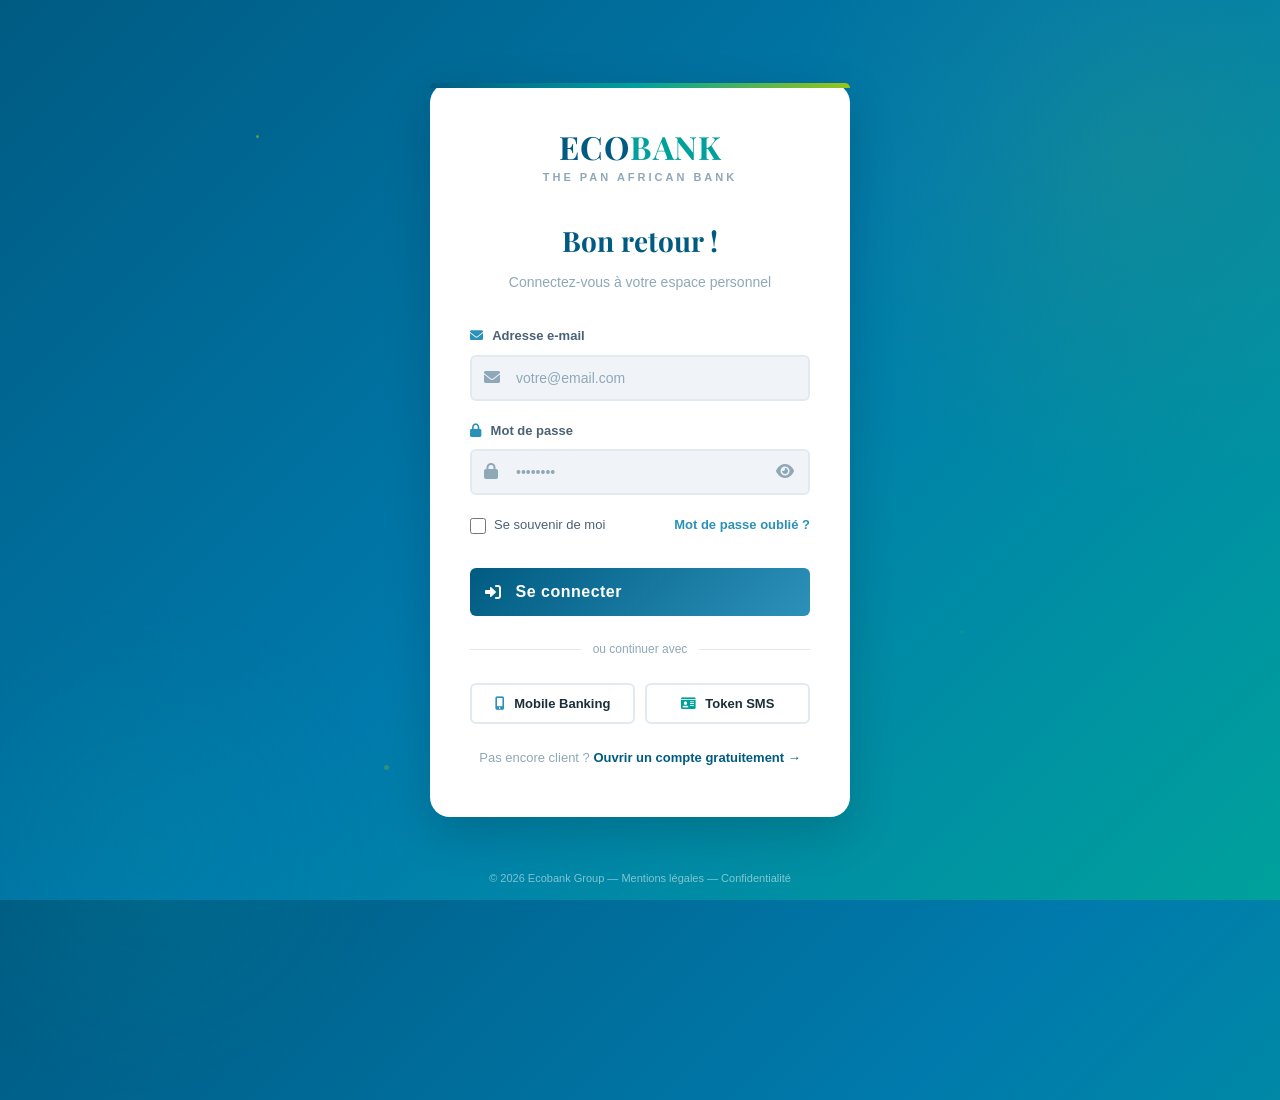
<file: connexion.html>
<!DOCTYPE html>
<!-- Ceci est la page de connexion pour les clients Ecobank -->
<html lang="fr">
<head>
    <meta charset="UTF-8">
    <meta name="viewport" content="width=device-width, initial-scale=1.0">
    <title>Ecobank — Connexion</title>
    <link rel="stylesheet" href="style.css">
    <link rel="stylesheet" href="https://cdnjs.cloudflare.com/ajax/libs/font-awesome/6.0.0/css/all.min.css">
</head>


<!-- La tête avec les styles -->
 

<body class="login-page">

<!-- Particules décoratives -->

<div style="position:fixed; inset:0; pointer-events:none; z-index:0; overflow:hidden;">
    <div style="position:absolute; width:3px; height:3px; background:rgba(154,197,23,0.6); border-radius:50%; top:15%; left:20%; animation: float 7s ease-in-out infinite;"></div>
    <div style="position:absolute; width:4px; height:4px; background:rgba(0,161,156,0.5); border-radius:50%; top:70%; left:75%; animation: float 9s ease-in-out infinite reverse;"></div>
    <div style="position:absolute; width:2px; height:2px; background:rgba(255,255,255,0.4); border-radius:50%; top:40%; left:60%; animation: float 11s ease-in-out infinite;"></div>
    <div style="position:absolute; width:5px; height:5px; background:rgba(154,197,23,0.3); border-radius:50%; top:85%; left:30%; animation: float 8s ease-in-out infinite;"></div>
</div>


<!-- Des petits points décoratifs -->

<div class="login-container">
   
    <!-- Logo -->
    
    <div class="login-logo">
        <div class="logo-text" style="font-family:'Playfair Display',serif; font-size:32px; color:var(--eco-blue-dark); font-weight:700;">
            ECO<span style="color:var(--eco-turquoise)">BANK</span>
        </div>
        <div style="margin-top:6px; font-size:11px; letter-spacing:3px; text-transform:uppercase; color:var(--text-light); font-weight:600;">The Pan African Bank</div>
    </div>

    <!-- Le logo d'Ecobank -->
    
    <h2>Bon retour !</h2>
    <p class="subtitle">Connectez-vous à votre espace personnel</p>

    <form id="loginForm" onsubmit="handleLogin(event)">
        <div class="form-group">
            <label for="email"><i class="fas fa-envelope" style="margin-right:6px; color:var(--eco-blue-mid)"></i> Adresse e-mail</label>
            <div style="position:relative;">
                <span class="input-icon"><i class="fas fa-envelope"></i></span>
                <input type="email" id="email" class="form-field" placeholder="votre@email.com" required style="padding-left:44px; width:100%; border:2px solid #e2eaf0; border-radius:6px; background:var(--bg-gray); font-family:var(--font-main); outline:none; transition:var(--transition); padding:13px 16px 13px 44px; font-size:14px; color:var(--text-dark);">
            </div>
        </div>

        <div class="form-group">
            <label for="password"><i class="fas fa-lock" style="margin-right:6px; color:var(--eco-blue-mid)"></i> Mot de passe</label>
            <div style="position:relative;">
                <span class="input-icon"><i class="fas fa-lock"></i></span>
                <input type="password" id="password" class="form-field" placeholder="••••••••" required style="padding-left:44px; width:100%; border:2px solid #e2eaf0; border-radius:6px; background:var(--bg-gray); font-family:var(--font-main); outline:none; transition:var(--transition); padding:13px 44px 13px 44px; font-size:14px; color:var(--text-dark);">
                <button type="button" onclick="togglePassword()" style="position:absolute; right:12px; top:50%; transform:translateY(-50%); background:none; border:none; cursor:pointer; color:var(--text-light); font-size:16px; padding:4px;" title="Afficher/masquer">
                    <i class="fas fa-eye" id="eyeIcon"></i>
                </button>
            </div>
        </div>

        <div style="display:flex; justify-content:space-between; align-items:center; margin-bottom:24px;">
            <label style="display:flex; align-items:center; gap:8px; font-size:13px; color:var(--text-mid); cursor:pointer;">
                <input type="checkbox" style="accent-color:var(--eco-blue-dark); width:16px; height:16px;">
                Se souvenir de moi
            </label>
            <a href="#" style="font-size:13px; color:var(--eco-blue-mid); text-decoration:none; font-weight:600; transition:var(--transition);">Mot de passe oublié ?</a>
        </div>

        <button type="submit" class="btn-login">
            <i class="fas fa-sign-in-alt" style="margin-right:8px;"></i> Se connecter
        </button>
    </form>


<!-- Le formulaire pour se connecter -->
    
<div class="divider">ou continuer avec</div>

    <div class="other-options">
        <button onclick="window.location.href='#'">
            <i class="fas fa-mobile-alt" style="color:var(--eco-blue-mid); margin-right:6px;"></i> Mobile Banking
        </button>
        <button onclick="window.location.href='#'">
            <i class="fas fa-id-card" style="color:var(--eco-turquoise); margin-right:6px;"></i> Token SMS
        </button>
    </div>

<!-- Les autres moyens de se connecter -->
    
<p style="text-align:center; margin-top:24px; font-size:13px; color:var(--text-light);">
        Pas encore client ?
        <a href="#" style="color:var(--eco-blue-dark); font-weight:700; text-decoration:none;">Ouvrir un compte gratuitement →</a>
    </p>

</div>

    <!-- Pour les nouveaux clients -->



<!-- Footer minimal -->

<div style="position:fixed; bottom:0; left:0; right:0; text-align:center; padding:12px; font-size:11px; color:rgba(255,255,255,0.5); z-index:3;">
    © 2026 Ecobank Group — <a href="#" style="color:rgba(255,255,255,0.5);">Mentions légales</a> — <a href="#" style="color:rgba(255,255,255,0.5);">Confidentialité</a>
</div>
<!-- Le petit pied de page -->
<script src="script.js"></script>
<!-- Le script pour la page -->
</body>
</html>
</file>
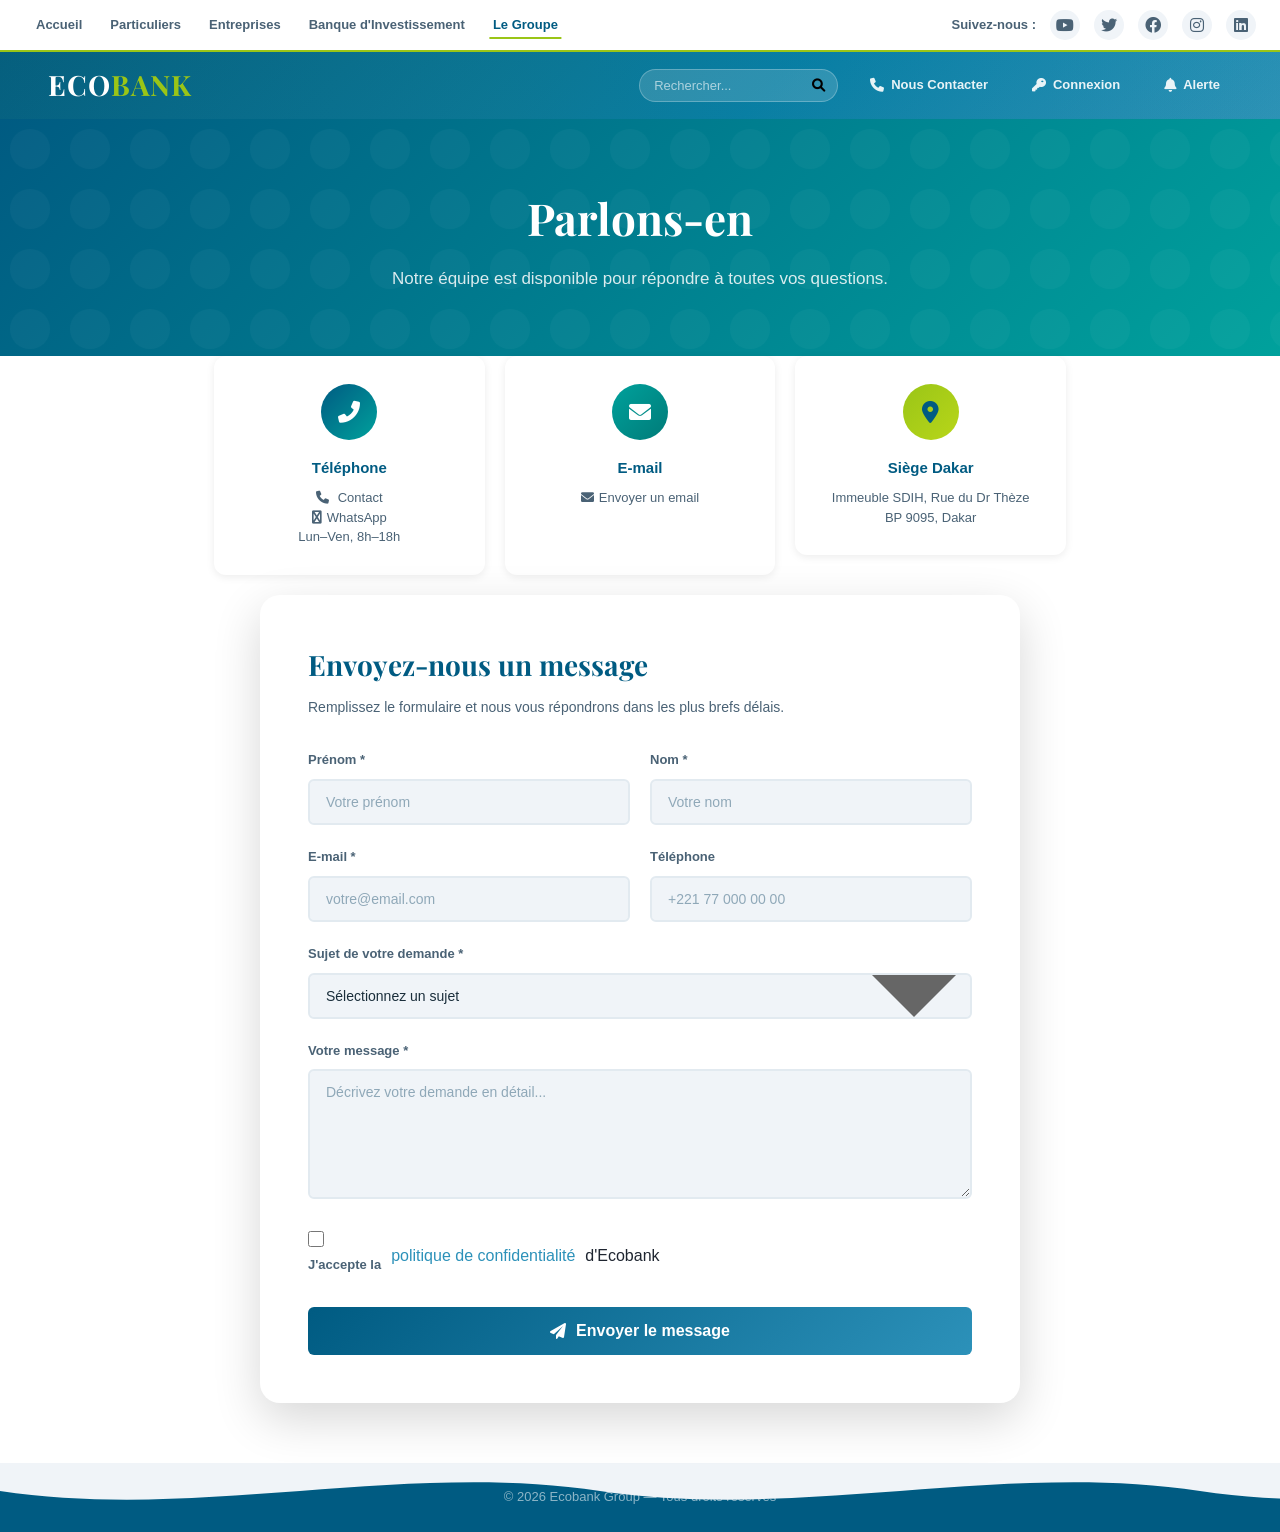
<file: contact.html>
<!DOCTYPE html>
<!-- Ceci est la page de contact d'Ecobank -->
<html lang="fr">
<head>
    <meta charset="UTF-8">
    <meta name="viewport" content="width=device-width, initial-scale=1.0">
    <title>Ecobank — Nous Contacter</title>
    <link rel="stylesheet" href="style.css">
    <link rel="stylesheet" href="https://cdnjs.cloudflare.com/ajax/libs/font-awesome/6.0.0/css/all.min.css">
</head>



<!-- La tête de la page -->
<body>


<header class="ecobank-header">
    <div class="header-top">
        <nav class="user-nav">
            <a href="index.html">Accueil</a>
            <span style="color:#ccc">|</span>
            <a href="Particulier.html">Particuliers</a>
            <span style="color:#ccc">|</span>
            <a href="Entreprises.html">Entreprises</a>
            <span style="color:#ccc">|</span>
            <a href="Banque_d_investissement.html">Banque d'Investissement</a>
            <span style="color:#ccc">|</span>
            <a href="Le_groupe.html" class="active">Le Groupe</a>
        </nav>
        
        
        <div class="Social-Media-Links">
            <span>Suivez-nous :</span>
            <a href="https://www.youtube.com/user/EcobankGroup"><i class="fab fa-youtube"></i></a>
            <a href="https://x.com/GroupEcobank"><i class="fab fa-twitter"></i></a>
            <a href="https://www.facebook.com/EcobankGroup"><i class="fab fa-facebook"></i></a>
            <a href="https://www.instagram.com/GroupEcobank"><i class="fab fa-instagram"></i></a>
            <a href="https://www.linkedin.com/company/ecobank-group/"><i class="fab fa-linkedin"></i></a>
        </div>
    </div>
   
   
    <div class="header-main-bar">
        <div class="header-main-content container">
            <div class="logo">
                <span class="logo-text">ECO<span>BANK</span></span>
            </div>
            <div class="actions-group">
               
               
               
               
               
                <!-- Formulaire de recherche dans le header -->
                <form action="#">
                    <input type="text" placeholder="Rechercher...">
                    <button type="submit"><i class="fas fa-search"></i></button>
                </form>
                <a href="contact.html" class="header-action"><i class="fas fa-phone"></i> Nous Contacter</a>
                <a href="connexion.html" class="header-action"><i class="fas fa-key"></i> Connexion</a>
                <a href="Lancement_d_alerte.html" class="header-action"><i class="fas fa-bell"></i> Alerte</a>
            </div>
        </div>
    </div>
    </nav>
</header>



<!-- La barre de navigation -->


<main>
    
    
    <!-- Hero contact -->
    <div class="contact-hero">
        <h1>Parlons-en</h1>
        <p>Notre équipe est disponible pour répondre à toutes vos questions.</p>
    </div>



    <!-- La section hero pour le contact -->
   

<!-- Cartes info -->
    
    
    <div class="contact-info-grid">
        <div class="contact-info-card stagger-1">
            <div class="icon-circle">
                <i class="fas fa-phone-alt"></i>
            </div>
            <h3>Téléphone</h3>
           <p><a href="tel:+22133 859 99 99"><i class="fas fa-phone" style="margin-right:5px"></i> Contact <br></a><a href="https://wa.me/22133 859 99 99"><i class="fas fa-whatsapp" style="margin-right:5px"></i>WhatsApp</a> <br>Lun–Ven, 8h–18h</p> 
        </div>
        <div class="contact-info-card stagger-2">
            <div class="icon-circle" style="background: linear-gradient(135deg, var(--eco-turquoise), #007b78);">
                <i class="fas fa-envelope"></i>
            </div>
            <h3>E-mail</h3>
          <p><a href="mailto:ecobank@sentoo.sn?subject=Demande d'information&body=Bonjour,%20je%20souhaite%20obtenir%20plus%20d'informations.">
    <i class="fas fa-envelope" style="margin-right:5px"></i>Envoyer un email</p>
        </div>
        <div class="contact-info-card stagger-3">
            <div class="icon-circle" style="background: linear-gradient(135deg, var(--eco-yellow), #b8d619); color: var(--eco-blue-dark);">
                <i class="fas fa-map-marker-alt"></i>
            </div>
            <h3>Siège Dakar</h3>
            <p>Immeuble SDIH, Rue du Dr Thèze<br>BP 9095, Dakar</p>
        </div>
    </div>
<!-- Les informations de contact -->
    
<!-- Formulaire -->
    
<div class="contact-section">
        <h2 style="font-family:var(--font-display); font-size:28px; color:var(--eco-blue-dark); margin-bottom:8px;">Envoyez-nous un message</h2>
        <p style="color:var(--text-mid); font-size:14px; margin-bottom:32px;">Remplissez le formulaire et nous vous répondrons dans les plus brefs délais.</p>

       
        <form onsubmit="handleContact(event)">
            <div style="display:grid; grid-template-columns:1fr 1fr; gap:20px;" class="form-two-cols">
                <div class="form-group">
                    <label>Prénom *</label>
                    <input type="text" class="form-field" placeholder="Votre prénom" required>
                </div>
                <div class="form-group">
                    <label>Nom *</label>
                    <input type="text" class="form-field" placeholder="Votre nom" required>
                </div>
            </div>

            
            
            
            <div style="display:grid; grid-template-columns:1fr 1fr; gap:20px;" class="form-two-cols">
                <div class="form-group">
                    <label>E-mail *</label>
                    <input type="email" class="form-field" placeholder="votre@email.com" required>
                </div>
                <div class="form-group">
                    <label>Téléphone</label>
                    <input type="tel" class="form-field" placeholder="+221 77 000 00 00">
                </div>
            </div>

           
            <div class="form-group">
                <label>Sujet de votre demande *</label>
                <select class="form-field" required style="appearance:none; background-image:url('data:image/svg+xml,<svg xmlns=%22http://www.w3.org/2000/svg%22 viewBox=%220 0 10 5%22><path fill=%22%23666%22 d=%22M0 0l5 5 5-5z%22/></svg>'); background-repeat:no-repeat; background-position:right 14px center; padding-right:40px;">
                    <option value="" disabled selected>Sélectionnez un sujet</option>
                    <option>Ouverture de compte</option>
                    <option>Problème de connexion</option>
                    <option>Virement / Transfert</option>
                    <option>Carte bancaire</option>
                    <option>Crédit / Prêt</option>
                    <option>Réclamation</option>
                    <option>Autre</option>
                </select>
            </div>

           
            <div class="form-group">
                <label>Votre message *</label>
                <textarea class="form-field" placeholder="Décrivez votre demande en détail..." required></textarea>
            </div>



            <div style="display:flex; align-items:center; gap:10px; margin-bottom:24px;">
                <input type="checkbox" id="rgpd" style="accent-color:var(--eco-blue-dark); width:16px; height:16px;" required>
                <label for="rgpd" style="font-size:13px; color:var(--text-mid); cursor:pointer;">
                    J'accepte la <a href="#" style="color:var(--eco-blue-mid)">politique de confidentialité</a> d'Ecobank
                </label>
            </div>

          
          
            <button type="submit" style="width:100%; padding:15px; background:linear-gradient(135deg,var(--eco-blue-dark),var(--eco-blue-mid)); color:white; border:none; border-radius:6px; font-size:16px; font-weight:700; font-family:var(--font-main); cursor:pointer; transition:var(--transition); display:flex; align-items:center; justify-content:center; gap:10px;" id="submitBtn">
                <i class="fas fa-paper-plane"></i> Envoyer le message
            </button>
        </form>
    </div>
</main>


 <!-- Footer -->

<footer style="background:var(--eco-blue-dark); color:rgba(255,255,255,0.55); text-align:center; padding:24px; font-size:13px; margin-top:0;">
    © 2026 Ecobank Group — Tous droits réservés
</footer>

 <script src="script.js"></script>
</body>

</html>
</file>
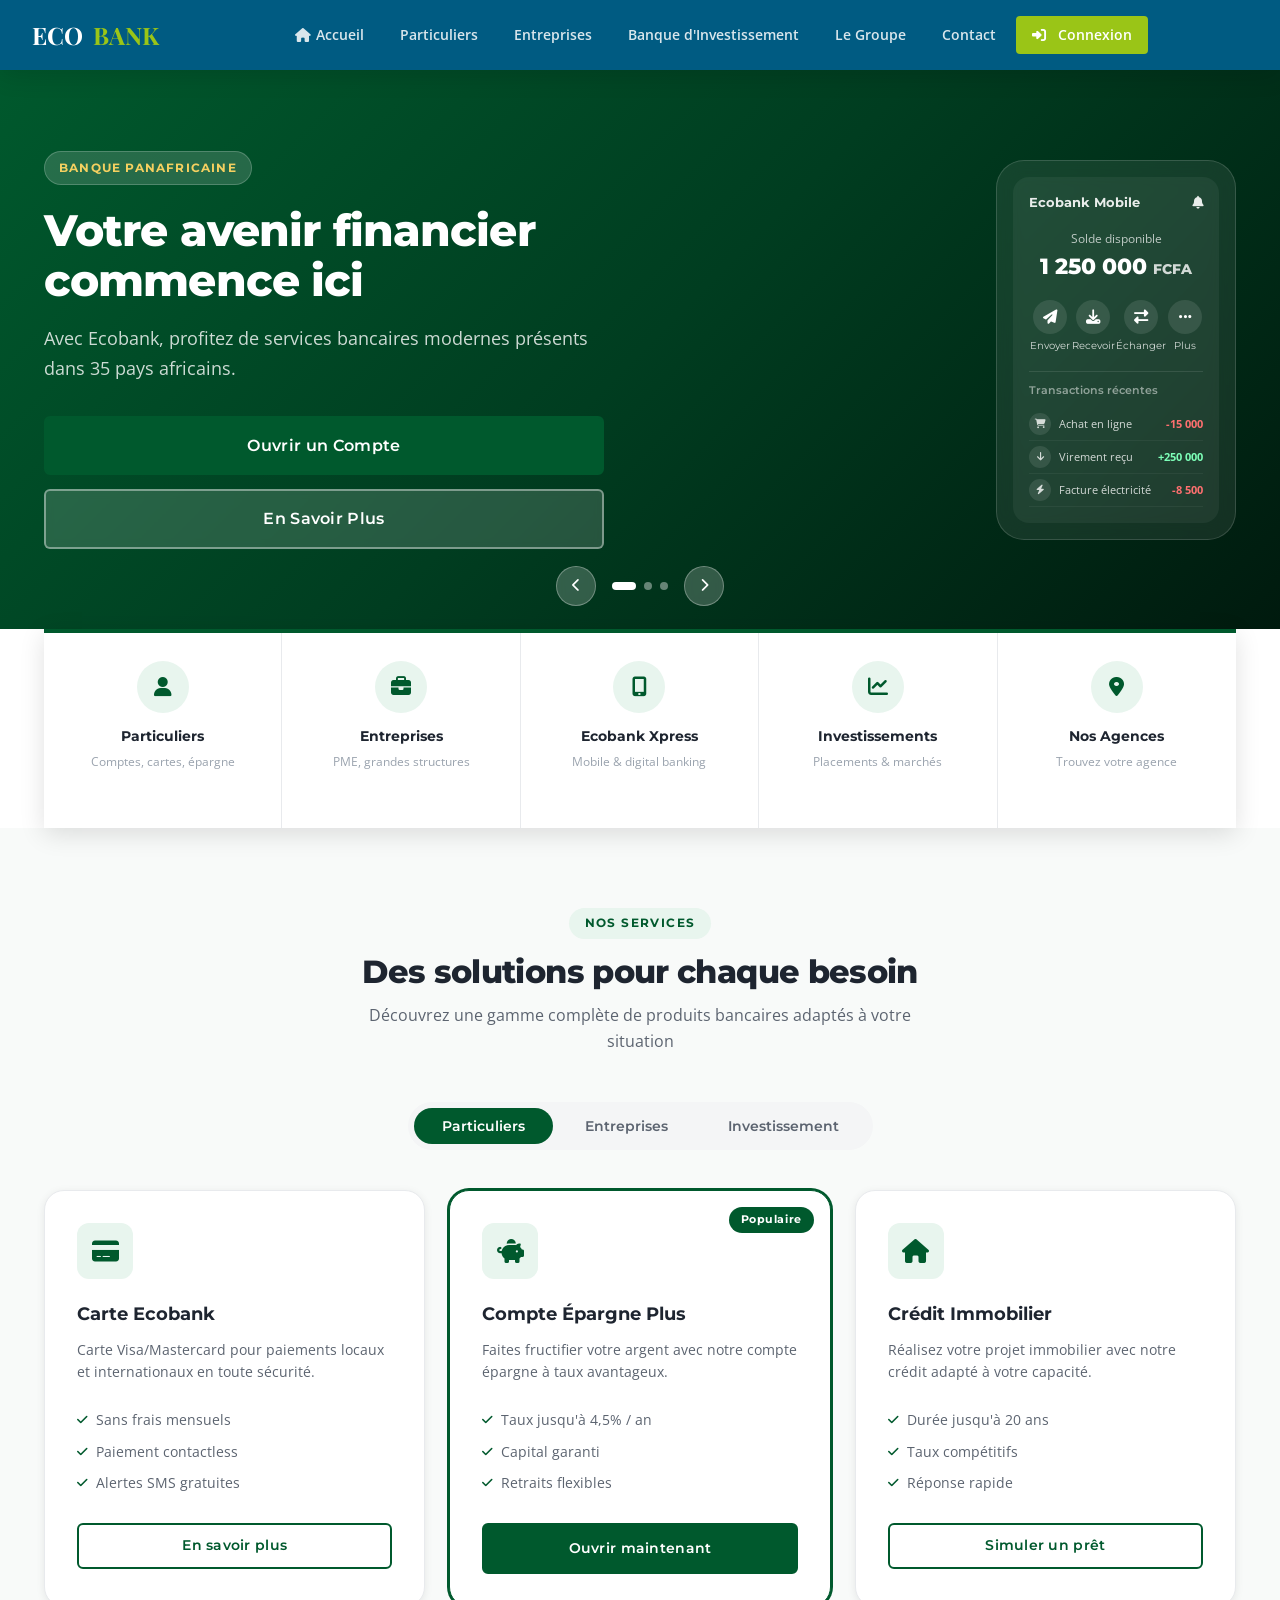
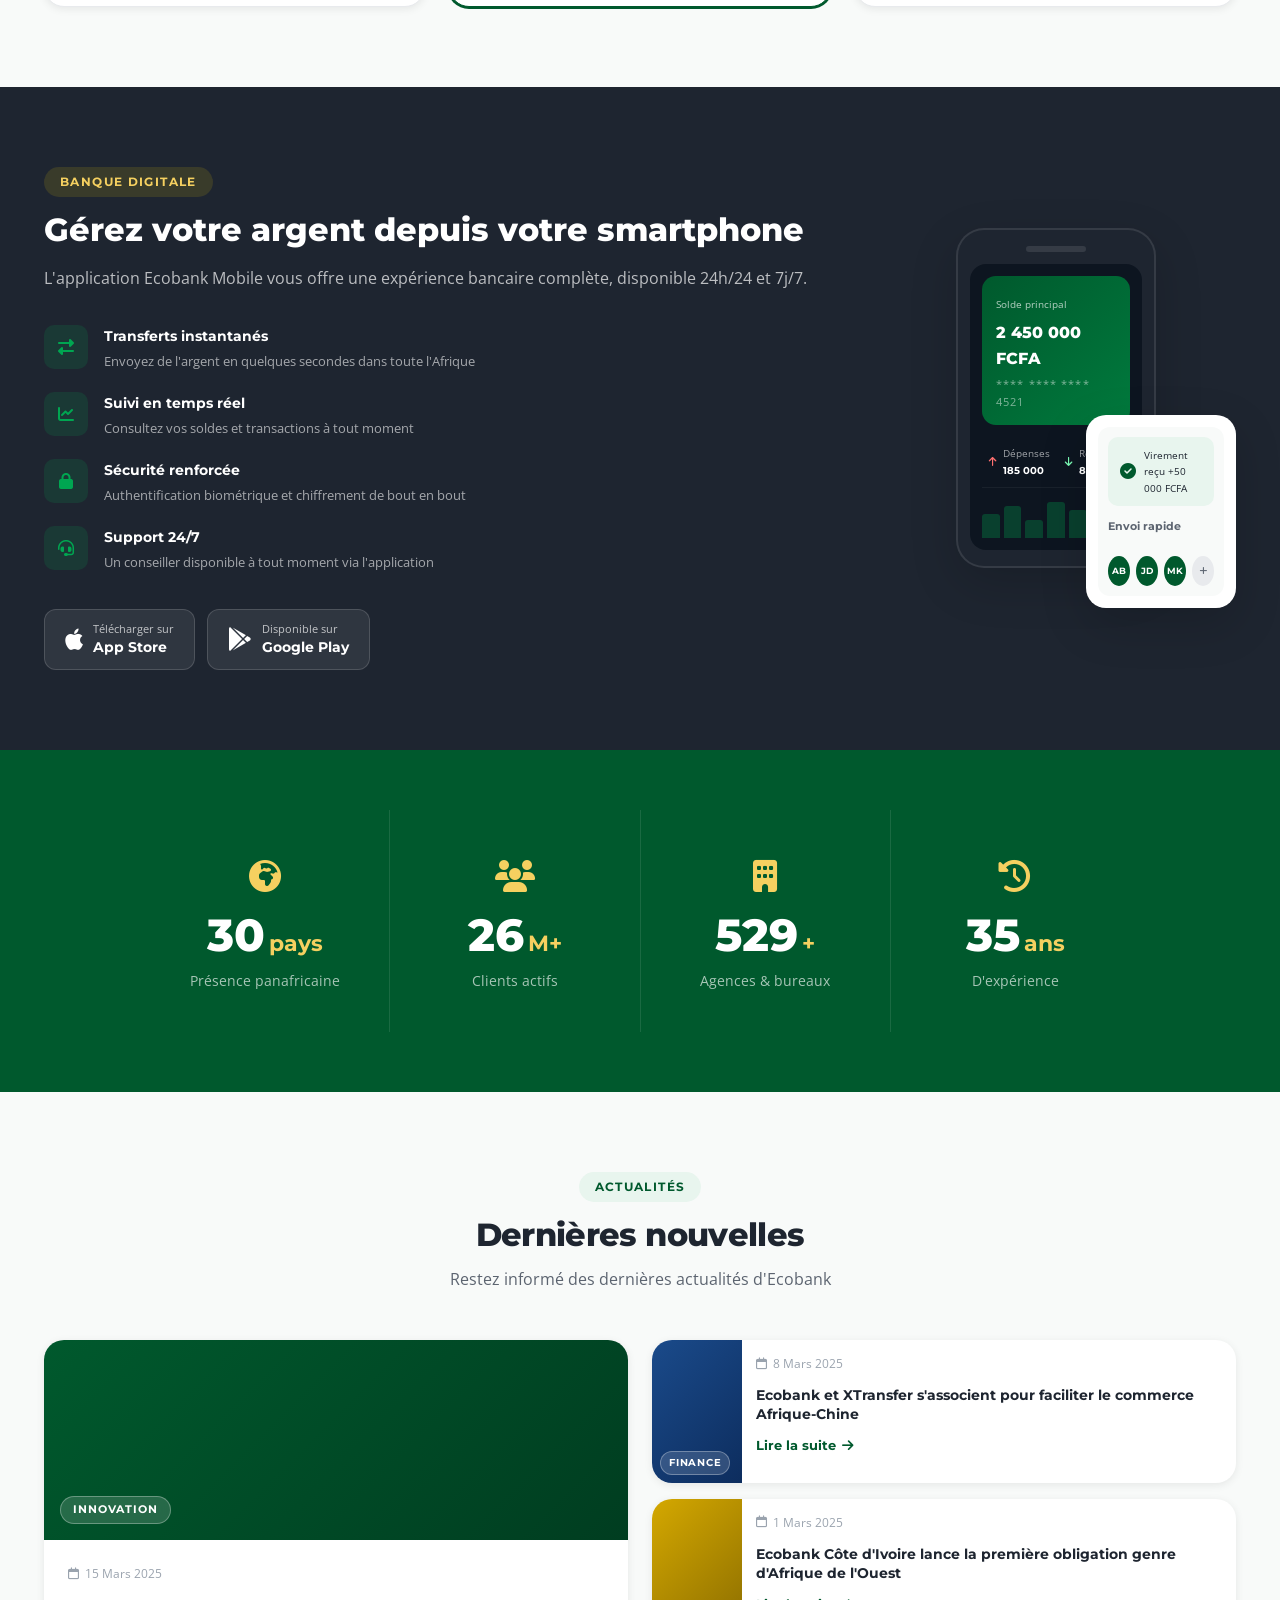
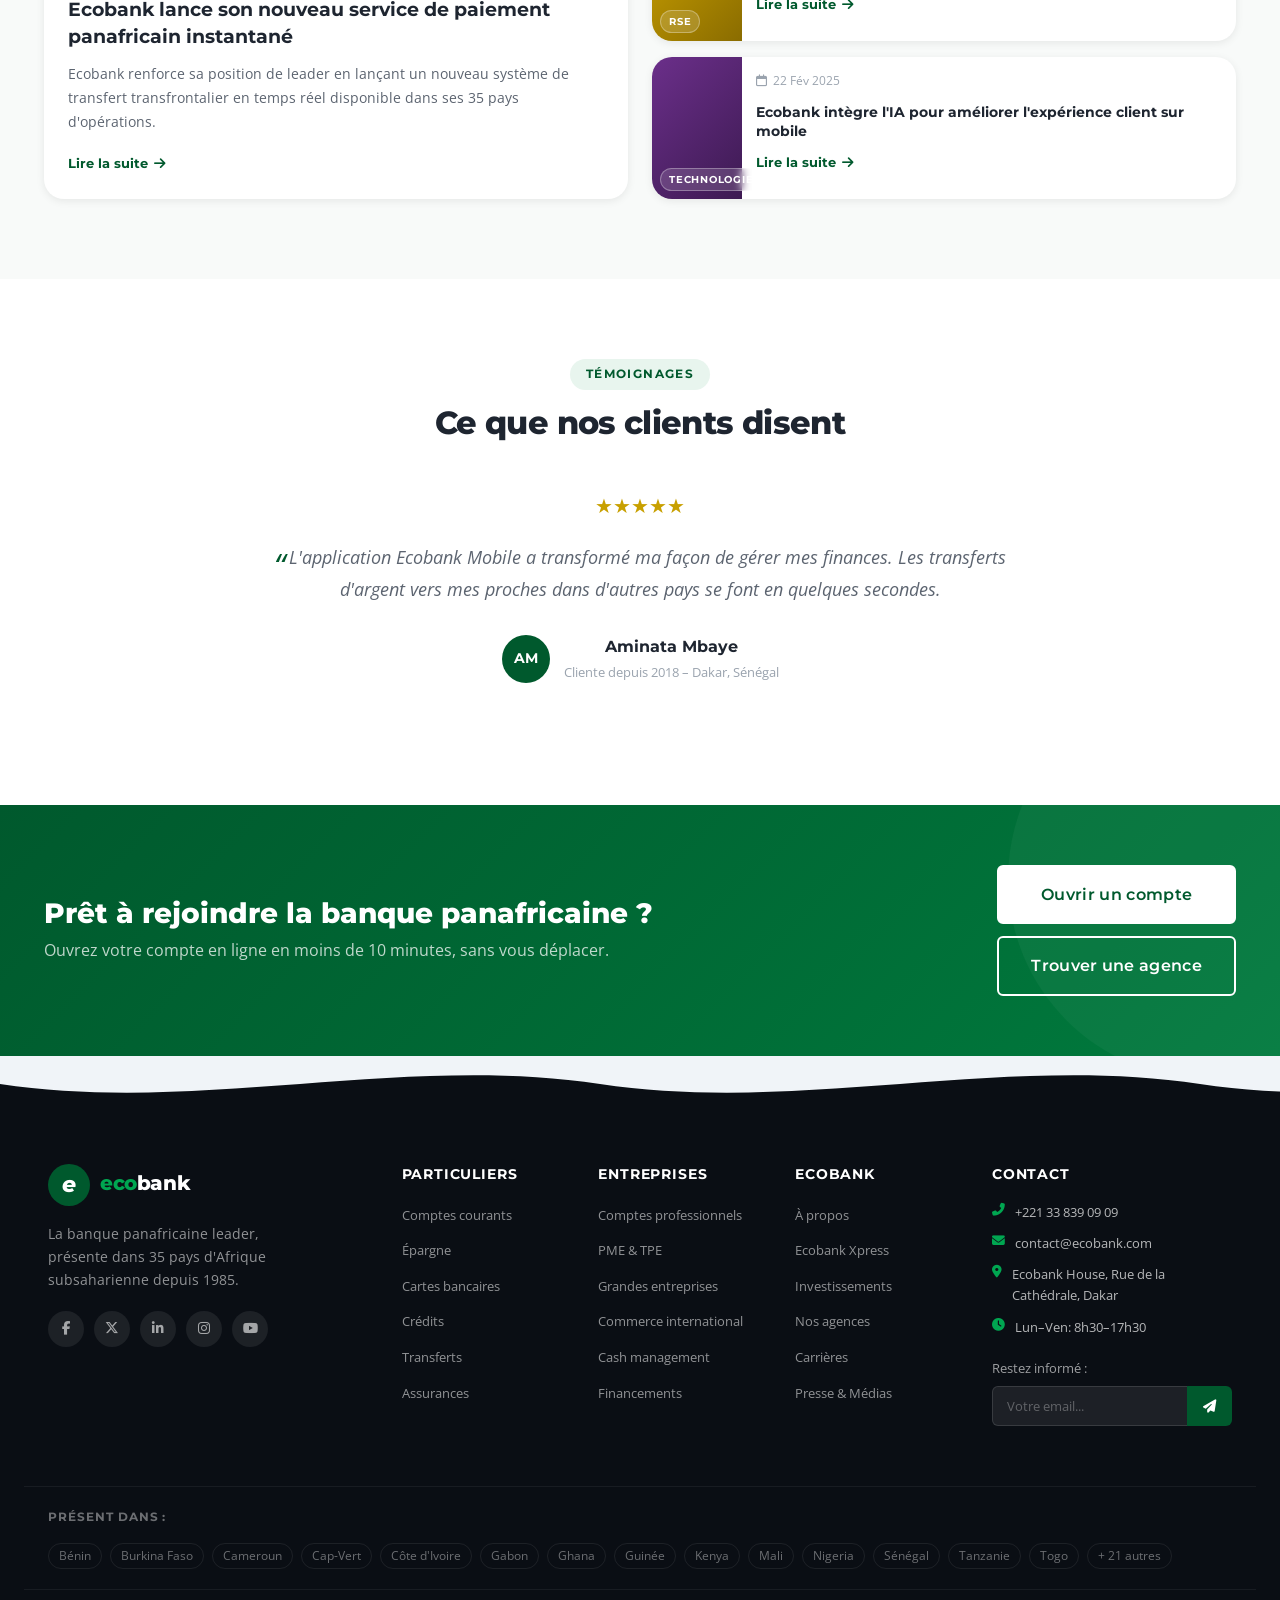
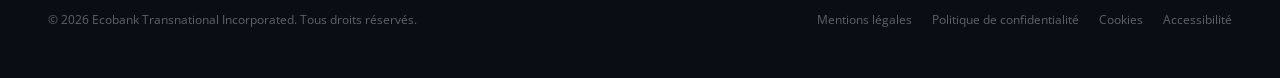
<file: Entreprises.html>
<!DOCTYPE html>
<html lang="fr">
<head>
  <meta charset="UTF-8" />
  <meta name="viewport" content="width=device-width, initial-scale=1.0" />
  <title>Ecobank – La Banque Panafricaine</title>
  <link rel="stylesheet" href="style.css" />
  <link href="https://fonts.googleapis.com/css2?family=Montserrat:wght@400;500;600;700;800&family=Open+Sans:wght@400;500;600&display=swap" rel="stylesheet" />
  <link rel="stylesheet" href="https://cdnjs.cloudflare.com/ajax/libs/font-awesome/6.5.0/css/all.min.css" />
</head>

<!-- header -->

<body>

  <header>

  <nav class="navbar">
    <a href="Ecobanque-The-Pan-African-Bank/index.html" class="logo" style="text-decoration:none; font-family:'Playfair Display',serif; font-size:24px; font-weight:700; color:white;">ECO<span style="color:var(--eco-yellow)">BANK</span></a>
    <ul class="nav-links">
        <li><a href="index.html"><i class="fas fa-home" style="margin-right:5px"></i>Accueil</a></li>
        <li><a href="Particulier.html">Particuliers</a></li>
        <li><a href="Entreprises.html">Entreprises</a></li>
        <li><a href="Banque_d_investissement.html">Banque d'Investissement</a></li>
        <li><a href="Le_groupe.html">Le Groupe</a></li>
        <li><a href="contact.html">Contact</a></li>
        <li>
            <a href="connexion.html" class="btn-login" style="padding:8px 16px; font-size:14px; border-radius:4px; background:var(--eco-yellow); color:var(--eco-blue-dark); font-weight:600; transition:var(--transition);">
                <i class="fas fa-sign-in-alt" style="margin-right:6px"></i>Connexion
            </a>
        </li>
    <button class="hamburger" id="hamburger" aria-label="Menu">
      <span></span><span></span><span></span>
    </button>
  </nav>
</header>

<!-- ===== PAGES CONTAINER ===== -->
<main id="app">

  <!-- ===================== PAGE: HOME ===================== -->
  <div class="page active" id="page-home">

    <!-- HERO -->
    <section class="hero">
      <div class="hero-slider" id="hero-slider">
        <div class="slide active">
          <div class="slide-bg" style="background: linear-gradient(135deg, #00592d 0%, #003d20 50%, #001a0e 100%)"></div>
          <div class="slide-content container">
            <div class="slide-text">
              <span class="slide-tag">Banque Panafricaine</span>
              <h1>Votre avenir financier commence ici</h1>
              <p>Avec Ecobank, profitez de services bancaires modernes présents dans 35 pays africains.</p>
              <div class="slide-actions">
                <a href="#" class="btn btn-primary btn-lg" data-page="personal">Ouvrir un Compte</a>
                <a href="#" class="btn btn-ghost btn-lg" data-page="about">En Savoir Plus</a>
              </div>
            </div>




            <div class="slide-visual">
              <div class="phone-mockup">
                <div class="phone-screen">
                  <div class="app-header">
                    <span>Ecobank Mobile</span>
                    <i class="fas fa-bell"></i>
                  </div>


                  <div class="app-balance">
                    <p>Solde disponible</p>
                    <h2>1 250 000 <span>FCFA</span></h2>
                  </div>
                  <div class="app-actions">
                    <div class="app-action"><i class="fas fa-paper-plane"></i><span>Envoyer</span></div>
                    <div class="app-action"><i class="fas fa-download"></i><span>Recevoir</span></div>
                    <div class="app-action"><i class="fas fa-exchange-alt"></i><span>Échanger</span></div>
                    <div class="app-action"><i class="fas fa-ellipsis-h"></i><span>Plus</span></div>
                  </div>


                  <div class="app-transactions">
                    <p class="trans-title">Transactions récentes</p>
                    <div class="trans-item"><i class="fas fa-shopping-cart"></i><span>Achat en ligne</span><b>-15 000</b></div>
                    <div class="trans-item"><i class="fas fa-arrow-down"></i><span>Virement reçu</span><b class="pos">+250 000</b></div>
                    <div class="trans-item"><i class="fas fa-bolt"></i><span>Facture électricité</span><b>-8 500</b></div>
                  </div>
                </div>
              </div>
            </div>
          </div>
        </div>




        <div class="slide">
          <div class="slide-bg" style="background: linear-gradient(135deg, #1a4a8a 0%, #0d2d5e 50%, #060f24 100%)"></div>
          <div class="slide-content container">
            <div class="slide-text">
              <span class="slide-tag">Solutions Entreprises</span>
              <h1>Financez vos ambitions professionnelles</h1>
              <p>Des solutions de financement adaptées aux PME et grandes entreprises africaines.</p>
              <div class="slide-actions">
                <a href="#" class="btn btn-primary btn-lg" data-page="business">Solutions Entreprises</a>
                <a href="#" class="btn btn-ghost btn-lg">Contacter un conseiller</a>
              </div>
            </div>



            <div class="slide-visual">
              <div class="stats-card">
                <h3>Ecobank en chiffres</h3>
                <div class="stat-item"><span class="stat-num">35</span><span class="stat-label">Pays africains</span></div>
                <div class="stat-item"><span class="stat-num">600+</span><span class="stat-label">Agences</span></div>
                <div class="stat-item"><span class="stat-num">30M+</span><span class="stat-label">Clients</span></div>
                <div class="stat-item"><span class="stat-num">1985</span><span class="stat-label">Fondation</span></div>
              </div>
            </div>
          </div>
        </div>



        <div class="slide">
          <div class="slide-bg" style="background: linear-gradient(135deg, #8B1A1A 0%, #5c1010 50%, #210505 100%)"></div>
          <div class="slide-content container">
            <div class="slide-text">
              <span class="slide-tag">Ecobank Xpress</span>
              <h1>Banquez partout, en tout temps</h1>
              <p>Ecobank Xpress vous permet d'effectuer toutes vos opérations bancaires sans agence.</p>
              <div class="slide-actions">
                <a href="#" class="btn btn-primary btn-lg" data-page="ecobank-xpress">Découvrir Xpress</a>
                <a href="#" class="btn btn-ghost btn-lg">Télécharger l'app</a>
              </div>
            </div>
          </div>
        </div>
      </div>



      <div class="hero-controls">
        <button class="slide-prev" id="slide-prev"><i class="fas fa-chevron-left"></i></button>
        <div class="slide-dots" id="slide-dots">
          <span class="dot active"></span>
          <span class="dot"></span>
          <span class="dot"></span>
        </div>
        <button class="slide-next" id="slide-next"><i class="fas fa-chevron-right"></i></button>
      </div>
    </section>

    <!-- QUICK SERVICES -->


    <section class="quick-services">


      <div class="container">
        <div class="qs-grid">
          <a href="#" class="qs-card" data-page="personal">
            <div class="qs-icon"><i class="fas fa-user"></i></div>
            <h4>Particuliers</h4>
            <p>Comptes, cartes, épargne</p>
            <span class="qs-arrow"><i class="fas fa-arrow-right"></i></span></a>
          <a href="#" class="qs-card" data-page="business">
            <div class="qs-icon"><i class="fas fa-briefcase"></i></div>


            <h4>Entreprises</h4>
            <p>PME, grandes structures</p>
            <span class="qs-arrow"><i class="fas fa-arrow-right"></i></span></a>
          <a href="#" class="qs-card" data-page="ecobank-xpress">
            <div class="qs-icon"><i class="fas fa-mobile-alt"></i></div>
            <h4>Ecobank Xpress</h4>
            <p>Mobile & digital banking</p>
            <span class="qs-arrow"><i class="fas fa-arrow-right"></i></span></a>
          <a href="#" class="qs-card" data-page="invest">
            <div class="qs-icon"><i class="fas fa-chart-line"></i></div>





            <h4>Investissements</h4>
            <p>Placements & marchés</p>
            <span class="qs-arrow"><i class="fas fa-arrow-right"></i></span></a>
          <a href="#" class="qs-card" data-page="branch-locator">
            <div class="qs-icon"><i class="fas fa-map-marker-alt"></i></div>
            <h4>Nos Agences</h4>
            <p>Trouvez votre agence</p>
            <span class="qs-arrow"><i class="fas fa-arrow-right"></i></span></a>
        </div>
      </div>
    </section>

   
   
   
   
    <!-- PRODUCTS SECTION -->
    
    
    <section class="products-section section">
      <div class="container">
        <div class="section-header">
          <span class="section-tag">Nos Services</span>
          <h2>Des solutions pour chaque besoin</h2>
          <p>Découvrez une gamme complète de produits bancaires adaptés à votre situation</p>
        </div>
        
        
        
        <div class="products-tabs">
          <button class="tab-btn active" data-tab="particuliers">Particuliers</button>
          <button class="tab-btn" data-tab="entreprises">Entreprises</button>
          <button class="tab-btn" data-tab="investissement">Investissement</button>
        </div>
       
       
       
        <div class="tab-content active" id="tab-particuliers">
          <div class="products-grid">
            <div class="product-card">
              <div class="product-icon"><i class="fas fa-credit-card"></i></div>
              <h3>Carte Ecobank</h3>
              <p>Carte Visa/Mastercard pour paiements locaux et internationaux en toute sécurité.</p>
              <ul>
                <li><i class="fas fa-check"></i> Sans frais mensuels</li>
                <li><i class="fas fa-check"></i> Paiement contactless</li>
                <li><i class="fas fa-check"></i> Alertes SMS gratuites</li>
              </ul>
              <a href="#" class="btn btn-outline-green" data-page="personal">En savoir plus</a>
            </div>





            <div class="product-card featured">
              <div class="featured-badge">Populaire</div>
              <div class="product-icon"><i class="fas fa-piggy-bank"></i></div>
              <h3>Compte Épargne Plus</h3>
              <p>Faites fructifier votre argent avec notre compte épargne à taux avantageux.</p>
              <ul>
                <li><i class="fas fa-check"></i> Taux jusqu'à 4,5% / an</li>
                <li><i class="fas fa-check"></i> Capital garanti</li>
                <li><i class="fas fa-check"></i> Retraits flexibles</li>
              </ul>
              <a href="#" class="btn btn-primary" data-page="personal">Ouvrir maintenant</a>
            </div>




            <div class="product-card">
              <div class="product-icon"><i class="fas fa-home"></i></div>
              <h3>Crédit Immobilier</h3>
              <p>Réalisez votre projet immobilier avec notre crédit adapté à votre capacité.</p>
              <ul>
                <li><i class="fas fa-check"></i> Durée jusqu'à 20 ans</li>
                <li><i class="fas fa-check"></i> Taux compétitifs</li>
                <li><i class="fas fa-check"></i> Réponse rapide</li>
              </ul>
              <a href="#" class="btn btn-outline-green" data-page="personal">Simuler un prêt</a>
            </div>
          </div>
        </div>





        <div class="tab-content" id="tab-entreprises">
          <div class="products-grid">
            <div class="product-card">
              <div class="product-icon"><i class="fas fa-store"></i></div>
              <h3>Compte PME</h3>
              <p>Un compte professionnel complet pour les petites et moyennes entreprises.</p>
              <ul>
                <li><i class="fas fa-check"></i> Gestion de trésorerie</li>
                <li><i class="fas fa-check"></i> Virements B2B</li>
                <li><i class="fas fa-check"></i> Reporting détaillé</li>
              </ul>
              <a href="#" class="btn btn-outline-green" data-page="business">En savoir plus</a>
            </div>





            <div class="product-card featured">
              <div class="featured-badge">Populaire</div>
              <div class="product-icon"><i class="fas fa-globe-africa"></i></div>
              <h3>Commerce International</h3>
              <p>Solutions de financement du commerce pour vos transactions transfrontalières.</p>
              <ul>
                <li><i class="fas fa-check"></i> Lettres de crédit</li>
                <li><i class="fas fa-check"></i> Garanties bancaires</li>
                <li><i class="fas fa-check"></i> Présence dans 35 pays</li>
              </ul>
              <a href="#" class="btn btn-primary" data-page="business">Contacter un expert</a>
            </div>



            <div class="product-card">
              <div class="product-icon"><i class="fas fa-industry"></i></div>
              <h3>Financement Entreprise</h3>
              <p>Financez vos projets d'expansion et d'équipement avec nos solutions dédiées.</p>
              <ul>
                <li><i class="fas fa-check"></i> Prêts à moyen terme</li>
                <li><i class="fas fa-check"></i> Leasing</li>
                <li><i class="fas fa-check"></i> Conseil personnalisé</li>
              </ul>
              <a href="#" class="btn btn-outline-green" data-page="business">Simuler</a>
            </div>
          </div>
        </div>




        <div class="tab-content" id="tab-investissement">
          <div class="products-grid">
            <div class="product-card">
              <div class="product-icon"><i class="fas fa-chart-bar"></i></div>
              <h3>Bons du Trésor</h3>
              <p>Investissez dans des titres d'État sécurisés avec un rendement attractif.</p>
              <ul>
                <li><i class="fas fa-check"></i> Capital garanti</li>
                <li><i class="fas fa-check"></i> Taux fixes</li>
                <li><i class="fas fa-check"></i> Durée flexible</li>
              </ul>
              <a href="#" class="btn btn-outline-green" data-page="invest">Investir</a>
            </div>





            <div class="product-card featured">
              <div class="featured-badge">Rendement élevé</div>
              <div class="product-icon"><i class="fas fa-wallet"></i></div>
              <h3>Fonds Communs</h3>
              <p>Diversifiez votre portefeuille avec nos fonds de placement gérés par des experts.</p>
              <ul>
                <li><i class="fas fa-check"></i> Gestion professionnelle</li>
                <li><i class="fas fa-check"></i> Diversification</li>
                <li><i class="fas fa-check"></i> Liquidité quotidienne</li>
              </ul>
              <a href="#" class="btn btn-primary" data-page="invest">Découvrir</a>
            </div>





            <div class="product-card">
              <div class="product-icon"><i class="fas fa-shield-alt"></i></div>
              <h3>Assurance-Vie</h3>
              <p>Protégez vos proches et construisez votre patrimoine sur le long terme.</p>
              <ul>
                <li><i class="fas fa-check"></i> Protection décès</li>
                <li><i class="fas fa-check"></i> Épargne long terme</li>
                <li><i class="fas fa-check"></i> Avantages fiscaux</li>
              </ul>
              <a href="#" class="btn btn-outline-green" data-page="invest">En savoir plus</a>
            </div>
          </div>
        </div>
      </div>
    </section>





    <!-- DIGITAL BANKING -->


    <section class="digital-section section">
      <div class="container">
        <div class="digital-inner">
          <div class="digital-content">
            <span class="section-tag">Banque Digitale</span>
            <h2>Gérez votre argent depuis votre smartphone</h2>
            <p>L'application Ecobank Mobile vous offre une expérience bancaire complète, disponible 24h/24 et 7j/7.</p>
            
            
            
            <div class="digital-features">
              <div class="digital-feature">
                <div class="df-icon"><i class="fas fa-exchange-alt"></i></div>
                <div>
                  <h4>Transferts instantanés</h4>
                  <p>Envoyez de l'argent en quelques secondes dans toute l'Afrique</p>
                </div>
              </div>
              <div class="digital-feature">
                <div class="df-icon"><i class="fas fa-chart-line"></i></div>
                <div>





                  <h4>Suivi en temps réel</h4>
                  <p>Consultez vos soldes et transactions à tout moment</p>
                </div>
              </div>
              <div class="digital-feature">
                <div class="df-icon"><i class="fas fa-lock"></i></div>
                <div>
                  <h4>Sécurité renforcée</h4>
                  <p>Authentification biométrique et chiffrement de bout en bout</p>
                </div>
              </div>

              <div class="digital-feature">
                <div class="df-icon"><i class="fas fa-headset"></i></div>
                <div>



                  <h4>Support 24/7</h4>
                  <p>Un conseiller disponible à tout moment via l'application</p>
                </div>
              </div>
            </div>
            <div class="app-download">
              <a href="#" class="store-btn">
                <i class="fab fa-apple"></i>
                <div><small>Télécharger sur</small><strong>App Store</strong></div>
              </a>
              <a href="#" class="store-btn">
                <i class="fab fa-google-play"></i>
                <div><small>Disponible sur</small><strong>Google Play</strong></div>
              </a>
            </div>
          </div>



          <div class="digital-image">
            <div class="phones-group">
              <div class="phone-big">
                <div class="phone-notch"></div>
                <div class="phone-screen-big">
                  <div class="screen-card green">
                    <small>Solde principal</small>
                    <h3>2 450 000 FCFA</h3>
                    <p>**** **** **** 4521</p>
                  </div>



                  <div class="screen-stats">
                    <div><i class="fas fa-arrow-up"></i> <span>Dépenses<br/><b>185 000</b></span></div>
                    <div><i class="fas fa-arrow-down pos"></i> <span>Revenus<br/><b>850 000</b></span></div>
                  </div>


                  <div class="screen-chart">
                    <div class="bar" style="height:60%"></div>
                    <div class="bar" style="height:80%"></div>
                    <div class="bar" style="height:45%"></div>
                    <div class="bar" style="height:90%"></div>
                    <div class="bar" style="height:70%"></div>
                    <div class="bar high" style="height:100%"></div>
                    <div class="bar" style="height:75%"></div>
                  </div>
                </div>
              </div>



              <div class="phone-small">
                <div class="phone-screen-small">
                  <div class="notif-card">
                    <i class="fas fa-check-circle"></i>
                    <span>Virement reçu +50 000 FCFA</span>
                  </div>
                  <div class="quick-send">
                    <p>Envoi rapide</p>
                    <div class="contacts">
                      <div class="contact-avatar">AB</div>
                      <div class="contact-avatar">JD</div>
                      <div class="contact-avatar">MK</div>
                      <div class="contact-avatar add"><i class="fas fa-plus"></i></div>
                    </div>
                  </div>
                </div>
              </div>
            </div>
          </div>
        </div>
      </div>
    </section>


    <!-- STATS -->


    <section class="stats-section">
      <div class="container">
        <div class="stats-grid">
          <div class="stat-box">
            <div class="stat-icon"><i class="fas fa-globe-africa"></i></div>
            <div class="stat-number" data-target="35">0</div>
            <div class="stat-suffix">pays</div>
            <p>Présence panafricaine</p>
          </div>
          <div class="stat-box">
            <div class="stat-icon"><i class="fas fa-users"></i></div>
            <div class="stat-number" data-target="30">0</div>
            <div class="stat-suffix">M+</div>
            <p>Clients actifs</p>
          </div>


          <div class="stat-box">
            <div class="stat-icon"><i class="fas fa-building"></i></div>
            <div class="stat-number" data-target="600">0</div>
            <div class="stat-suffix">+</div>
            <p>Agences & bureaux</p>
          </div>



          <div class="stat-box">
            <div class="stat-icon"><i class="fas fa-history"></i></div>
            <div class="stat-number" data-target="40">0</div>
            <div class="stat-suffix">ans</div>
            <p>D'expérience</p>
          </div>
        </div>
      </div>
    </section>


    <!-- NEWS -->


    <section class="news-section section">
      <div class="container">
        <div class="section-header">
          <span class="section-tag">Actualités</span>
          <h2>Dernières nouvelles</h2>
          <p>Restez informé des dernières actualités d'Ecobank</p>
        </div>



        <div class="news-grid">
          <div class="news-card featured-news">
            <div class="news-img" style="background: linear-gradient(135deg, #00592d, #003d20)">
              <span class="news-category">Innovation</span>
            </div>


            <div class="news-body">
              <span class="news-date"><i class="far fa-calendar"></i> 15 Mars 2025</span>
              <h3>Ecobank lance son nouveau service de paiement panafricain instantané</h3>
              <p>Ecobank renforce sa position de leader en lançant un nouveau système de transfert transfrontalier en temps réel disponible dans ses 35 pays d'opérations.</p>
              <a href="#" class="read-more">Lire la suite <i class="fas fa-arrow-right"></i></a>
            </div>
          </div>



        
          <div class="news-side">
            <div class="news-card small">
              <div class="news-img-small" style="background: linear-gradient(135deg, #1a4a8a, #0d2d5e)">
                <span class="news-category">Finance</span>
              </div>
              <div class="news-body">
                <span class="news-date"><i class="far fa-calendar"></i> 8 Mars 2025</span>
                <h4>Ecobank et XTransfer s'associent pour faciliter le commerce Afrique-Chine</h4>
                <a href="#" class="read-more">Lire la suite <i class="fas fa-arrow-right"></i></a>
              </div>
            </div>
            <div class="news-card small">
              <div class="news-img-small" style="background: linear-gradient(135deg, #d4a800, #8a6c00)">
                <span class="news-category">RSE</span>
              </div>
              <div class="news-body">
                <span class="news-date"><i class="far fa-calendar"></i> 1 Mars 2025</span>
                <h4>Ecobank Côte d'Ivoire lance la première obligation genre d'Afrique de l'Ouest</h4>
                <a href="#" class="read-more">Lire la suite <i class="fas fa-arrow-right"></i></a>
              </div>
            </div>
            <div class="news-card small">
              <div class="news-img-small" style="background: linear-gradient(135deg, #6b2f8a, #3d1a52)">
                <span class="news-category">Technologie</span>
              </div>
              <div class="news-body">
                <span class="news-date"><i class="far fa-calendar"></i> 22 Fév 2025</span>
                <h4>Ecobank intègre l'IA pour améliorer l'expérience client sur mobile</h4>
                <a href="#" class="read-more">Lire la suite <i class="fas fa-arrow-right"></i></a>
              </div>
            </div>
          </div>
        </div>
      </div>
    </section>

    <!-- TESTIMONIALS (UX IMPROVEMENT #1) -->
    <section class="testimonials-section section">
      <div class="container">
        <div class="section-header">
          <span class="section-tag">Témoignages</span>
          <h2>Ce que nos clients disent</h2>
        </div>
        <div class="testimonials-slider" id="testimonials-slider">
          <div class="testimonial active">
            <div class="stars">★★★★★</div>
            <blockquote>L'application Ecobank Mobile a transformé ma façon de gérer mes finances. Les transferts d'argent vers mes proches dans d'autres pays se font en quelques secondes.</blockquote>
            <div class="testimonial-author">
              <div class="author-avatar">AM</div>
              <div><strong>Aminata Mbaye</strong><span>Cliente depuis 2018 – Dakar, Sénégal</span></div>
            </div>
          </div>
          <div class="testimonial">
            <div class="stars">★★★★★</div>
            <blockquote>En tant que chef d'entreprise, Ecobank est mon partenaire financier idéal. Leurs solutions de financement pour les PME sont vraiment adaptées aux réalités africaines.</blockquote>
            <div class="testimonial-author">
              <div class="author-avatar">KO</div>
              <div><strong>Kwame Osei</strong><span>PDG, KO Logistics – Accra, Ghana</span></div>
            </div>
          </div>
          <div class="testimonial">
            <div class="stars">★★★★☆</div>
            <blockquote>Le service clientèle d'Ecobank est exceptionnel. Chaque fois que j'ai eu un problème, l'équipe a été réactive et professionnelle. Je recommande vivement.</blockquote>
            <div class="testimonial-author">
              <div class="author-avatar">FD</div>
              <div><strong>Fatou Diallo</strong><span>Cliente depuis 2015 – Abidjan, Côte d'Ivoire</span></div>
            </div>
          </div>
        </div>
        <div class="test-dots" id="test-dots">
          <span class="dot active"></span>
          <span class="dot"></span>
          <span class="dot"></span>
        </div>
      </div>
    </section>

    <!-- CTA BANNER (UX IMPROVEMENT #2) -->
    <section class="cta-banner">
      <div class="container">
        <div class="cta-inner">
          <div class="cta-text">
            <h2>Prêt à rejoindre la banque panafricaine ?</h2>
            <p>Ouvrez votre compte en ligne en moins de 10 minutes, sans vous déplacer.</p>
          </div>
          <div class="cta-actions">
            <a href="#" class="btn btn-white btn-lg" data-page="personal">Ouvrir un compte</a>
            <a href="#" class="btn btn-ghost-white btn-lg" data-page="branch-locator">Trouver une agence</a>
          </div>
        </div>
      </div>
    </section>

  </div><!-- end page-home -->

  <!-- ===================== PAGE: PERSONAL ===================== -->
  <div class="page" id="page-personal">
    <div class="page-hero" style="background: linear-gradient(135deg, #00592d, #003d20)">
      <div class="container">
        <nav class="breadcrumb"><a href="#" data-page="home">Accueil</a> <i class="fas fa-chevron-right"></i> <span>Particuliers</span></nav>
        <h1>Banque des Particuliers</h1>
        <p>Des solutions bancaires adaptées à votre vie quotidienne</p>
      </div>
    </div>
    <div class="page-content section container">
      <div class="service-categories">
        <div class="service-cat">
          <div class="cat-header"><i class="fas fa-credit-card"></i><h3>Comptes & Cartes</h3></div>
          <ul class="cat-list">
            <li><a href="#">Compte courant</a><i class="fas fa-chevron-right"></i></li>
            <li><a href="#">Compte épargne</a><i class="fas fa-chevron-right"></i></li>
            <li><a href="#">Carte Visa Classic</a><i class="fas fa-chevron-right"></i></li>
            <li><a href="#">Carte Visa Gold</a><i class="fas fa-chevron-right"></i></li>
            <li><a href="#">Carte prépayée</a><i class="fas fa-chevron-right"></i></li>
          </ul>
        </div>
        <div class="service-cat">
          <div class="cat-header"><i class="fas fa-hand-holding-usd"></i><h3>Prêts & Crédits</h3></div>
          <ul class="cat-list">
            <li><a href="#">Prêt personnel</a><i class="fas fa-chevron-right"></i></li>
            <li><a href="#">Crédit immobilier</a><i class="fas fa-chevron-right"></i></li>
            <li><a href="#">Prêt auto</a><i class="fas fa-chevron-right"></i></li>
            <li><a href="#">Crédit scolaire</a><i class="fas fa-chevron-right"></i></li>
            <li><a href="#">Micro-crédit</a><i class="fas fa-chevron-right"></i></li>
          </ul>
        </div>
        <div class="service-cat">
          <div class="cat-header"><i class="fas fa-exchange-alt"></i><h3>Transferts</h3></div>
          <ul class="cat-list">
            <li><a href="#">Transfert national</a><i class="fas fa-chevron-right"></i></li>
            <li><a href="#">Transfert international</a><i class="fas fa-chevron-right"></i></li>
            <li><a href="#">Western Union</a><i class="fas fa-chevron-right"></i></li>
            <li><a href="#">Paiement mobile</a><i class="fas fa-chevron-right"></i></li>
          </ul>
        </div>
        <div class="service-cat">
          <div class="cat-header"><i class="fas fa-shield-alt"></i><h3>Assurance</h3></div>
          <ul class="cat-list">
            <li><a href="#">Assurance-vie</a><i class="fas fa-chevron-right"></i></li>
            <li><a href="#">Assurance auto</a><i class="fas fa-chevron-right"></i></li>
            <li><a href="#">Assurance voyage</a><i class="fas fa-chevron-right"></i></li>
            <li><a href="#">Protection carte</a><i class="fas fa-chevron-right"></i></li>
          </ul>
        </div>
      </div>

      <!-- Loan Calculator (UX IMPROVEMENT #1) -->
      <div class="calculator-section">
        <div class="calculator-wrapper">
          <div class="calc-header">
            <h2><i class="fas fa-calculator"></i> Simulateur de Prêt</h2>
            <p>Estimez votre mensualité en quelques secondes</p>
          </div>
          <div class="calc-body">
            <div class="calc-inputs">
              <div class="calc-field">
                <label>Montant emprunté (FCFA)</label>
                <input type="range" id="loan-amount" min="100000" max="50000000" step="100000" value="5000000" />
                <div class="range-value"><span id="amount-display">5 000 000</span> FCFA</div>
              </div>
              <div class="calc-field">
                <label>Durée (mois)</label>
                <input type="range" id="loan-duration" min="6" max="240" step="6" value="60" />
                <div class="range-value"><span id="duration-display">60</span> mois</div>
              </div>
              <div class="calc-field">
                <label>Taux d'intérêt (%)</label>
                <input type="range" id="loan-rate" min="5" max="20" step="0.5" value="10" />
                <div class="range-value"><span id="rate-display">10</span>%</div>
              </div>
            </div>
            <div class="calc-result">
              <div class="result-main">
                <p>Mensualité estimée</p>
                <h2 id="monthly-payment">106 235 FCFA</h2>
              </div>
              <div class="result-details">
                <div><span>Coût total</span><b id="total-cost">6 374 100 FCFA</b></div>
                <div><span>Intérêts totaux</span><b id="total-interest">1 374 100 FCFA</b></div>
              </div>
              <a href="#" class="btn btn-primary">Faire une demande</a>
            </div>
          </div>
        </div>
      </div>
    </div>
  </div><!-- end page-personal -->

  <!-- ===================== PAGE: BUSINESS ===================== -->


  <div class="page" id="page-business">
    <div class="page-hero" style="background: linear-gradient(135deg, #1a4a8a, #0d2d5e)">
      <div class="container">
        <nav class="breadcrumb"><a href="#" data-page="home">Accueil</a> <i class="fas fa-chevron-right"></i> <span>Entreprises</span></nav>
        <h1>Solutions Entreprises</h1>
        <p>Des services bancaires sur mesure pour votre croissance</p>
      </div>
    </div>


    <div class="page-content section container">
      <div class="business-intro">
        <div class="business-text">
          <h2>Votre partenaire pour le développement des affaires en Afrique</h2>
          <p>Ecobank propose une gamme complète de solutions financières pour accompagner les entreprises de toutes tailles dans leur développement en Afrique et à l'international.</p>
          <p>Bénéficiez de notre réseau panafricain unique couvrant 35 pays pour faciliter vos transactions transfrontalières et votre commerce international.</p>
          <a href="#" class="btn btn-primary">Parler à un conseiller entreprise</a>
        </div>

        <div class="business-stats">
          <div class="biz-stat"><span>35</span><p>Pays couverts</p></div>
          <div class="biz-stat"><span>500K+</span><p>Entreprises clientes</p></div>
          <div class="biz-stat"><span>40</span><p>Ans d'expertise</p></div>
          <div class="biz-stat"><span>24/7</span><p>Support dédié</p></div>
        </div>
      </div>

      <div class="section-header" style="margin-top: 3rem">
        <span class="section-tag">Nos offres</span>
        <h2>Solutions adaptées à votre structure</h2>
      </div>



      <div class="business-cards">
        <div class="biz-card">
          <div class="biz-icon" style="background: #e8f5ee"><i class="fas fa-store" style="color: #00592d"></i></div>
          <h3>TPE & PME</h3>
          <p>Comptes professionnels, financement court terme, gestion de trésorerie et solutions de paiement pour les petites structures.</p>
          <ul>
            <li><i class="fas fa-check-circle"></i> Compte Pro à ouverture rapide</li>
            <li><i class="fas fa-check-circle"></i> Terminal de paiement</li>
            <li><i class="fas fa-check-circle"></i> Ligne de crédit flexible</li>
            <li><i class="fas fa-check-circle"></i> Gestion de paie</li>
          </ul>
          <a href="#" class="btn btn-primary">Découvrir</a>
        </div>


        <div class="biz-card featured-biz">
          <div class="biz-icon" style="background: #fff3e0"><i class="fas fa-building" style="color: #e65100"></i></div>
          <h3>Grandes Entreprises</h3>
          <p>Solutions complètes de cash management, financement structuré et services de marché pour les grandes organisations.</p>
          <ul>
            <li><i class="fas fa-check-circle"></i> Cash pooling multi-devises</li>
            <li><i class="fas fa-check-circle"></i> Financement structuré</li>
            <li><i class="fas fa-check-circle"></i> Conseil en fusion-acquisition</li>
            <li><i class="fas fa-check-circle"></i> Marchés des capitaux</li>
          </ul>
          <a href="#" class="btn btn-primary">Contacter</a>
        </div>



        <div class="biz-card">
          <div class="biz-icon" style="background: #e3f2fd"><i class="fas fa-ship" style="color: #1565c0"></i></div>
          <h3>Commerce International</h3>
          <p>Financement du commerce, lettres de crédit, garanties et solutions de change pour vos opérations transfrontalières.</p>
          <ul>
            <li><i class="fas fa-check-circle"></i> Lettres de crédit</li>
            <li><i class="fas fa-check-circle"></i> Remises documentaires</li>
            <li><i class="fas fa-check-circle"></i> Garanties bancaires</li>
            <li><i class="fas fa-check-circle"></i> Change multi-devises</li>
          </ul>
          <a href="#" class="btn btn-primary">En savoir plus</a>
        </div>
      </div>
    </div>
  </div>




  <!-- end page-business -->

  <!-- ===================== PAGE: ECOBANK XPRESS ===================== -->


  <div class="page" id="page-ecobank-xpress">
    <div class="page-hero" style="background: linear-gradient(135deg, #e65100, #bf360c)">
      <div class="container">
        <nav class="breadcrumb"><a href="#" data-page="home">Accueil</a> <i class="fas fa-chevron-right"></i> <span>Ecobank Xpress</span></nav>
        <h1>Ecobank Xpress</h1>
        <p>La banque mobile sans agence, disponible partout en Afrique</p>
      </div>
    </div>


    <div class="page-content section container">
      <div class="xpress-intro">
        <div class="xpress-text">
          <h2>Banquez sans compte bancaire traditionnel</h2>
          <p>Ecobank Xpress révolutionne l'accès aux services financiers en permettant à tous les Africains de bénéficier d'un portefeuille mobile sécurisé, sans nécessiter de compte bancaire classique.</p>
          <p>Disponible sur simple téléphone, même sans connexion internet, Xpress démocratise la finance en Afrique.</p>
        </div>
      </div>



      <div class="xpress-features">
        <div class="xpress-feature">
          <div class="xf-icon"><i class="fas fa-mobile-alt"></i></div>
          <h3>Compte Mobile Xpress</h3>
          <p>Créez votre portefeuille mobile en quelques minutes avec juste votre numéro de téléphone et votre pièce d'identité.</p>
          <span class="xf-tag">Sans agence</span>
        </div>


        <div class="xpress-feature">
          <div class="xf-icon"><i class="fas fa-exchange-alt"></i></div>
          <h3>Transferts Instantanés</h3>
          <p>Envoyez et recevez de l'argent dans toute l'Afrique en quelques secondes via SMS ou l'application.</p>
          <span class="xf-tag">Disponible 24h/24</span>
        </div>


        <div class="xpress-feature">
          <div class="xf-icon"><i class="fas fa-store-alt"></i></div>
          <h3>Réseau d'Agents</h3>
          <p>Déposez et retirez de l'argent chez l'un de nos milliers d'agents dans toute l'Afrique.</p>
          <span class="xf-tag">+50 000 agents</span>
        </div>


        <div class="xpress-feature">
          <div class="xf-icon"><i class="fas fa-bolt"></i></div>
          <h3>Paiement de Factures</h3>
          <p>Payez vos factures d'eau, d'électricité, de téléphone directement depuis votre portefeuille mobile.</p>
          <span class="xf-tag">Tous opérateurs</span>
        </div>



        <div class="xpress-feature">
          <div class="xf-icon"><i class="fas fa-qrcode"></i></div>
          <h3>Paiement QR Code</h3>
          <p>Payez vos achats en magasin en scannant simplement un QR code avec votre téléphone.</p>
          <span class="xf-tag">Paiement sans contact</span>
        </div>



        <div class="xpress-feature">
          <div class="xf-icon"><i class="fas fa-graduation-cap"></i></div>
          <h3>Épargne Simplifiée</h3>
          <p>Mettez de l'argent de côté automatiquement avec notre fonctionnalité d'épargne programmée.</p>
          <span class="xf-tag">Objectifs d'épargne</span>
        </div>
      </div>

      <div class="how-it-works">
        <div class="section-header">
          <span class="section-tag">Simple & Rapide</span>
          <h2>Comment ça marche ?</h2>
        </div>


        <div class="steps">
          <div class="step">
            <div class="step-num">1</div>
            <h4>Téléchargez l'app</h4>
            <p>Disponible sur App Store et Google Play, ou composez *326# sur votre téléphone</p>
          </div>


          <div class="step-arrow"><i class="fas fa-arrow-right"></i></div>
          <div class="step">
            <div class="step-num">2</div>
            <h4>Inscrivez-vous</h4>
            <p>Renseignez vos informations et validez votre identité avec votre pièce d'identité</p>
          </div>

          <div class="step-arrow"><i class="fas fa-arrow-right"></i></div>
          <div class="step">
            <div class="step-num">3</div>
            <h4>Alimentez votre compte</h4>
            <p>Déposez de l'argent chez un agent Ecobank Xpress ou par virement depuis votre banque</p>
          </div>


          <div class="step-arrow"><i class="fas fa-arrow-right"></i></div>
          <div class="step">
            <div class="step-num">4</div>
            <h4>Banquez librement</h4>
            <p>Envoyez, recevez, payez et épargnez depuis votre téléphone à tout moment</p>
          </div>
        </div>
      </div>
    </div>
  </div>

  <!-- end page-ecobank-xpress -->

  <!-- ===================== PAGE: INVEST ===================== -->
  <div class="page" id="page-invest">
    <div class="page-hero" style="background: linear-gradient(135deg, #4a148c, #2c0c5e)">
      <div class="container">
        <nav class="breadcrumb"><a href="#" data-page="home">Accueil</a> <i class="fas fa-chevron-right"></i> <span>Investir</span></nav>
        <h1>Investissement & Placements</h1>
        <p>Faites fructifier votre patrimoine avec l'expertise d'Ecobank</p>
      </div>
    </div>
    <div class="page-content section container">
      <div class="invest-intro">
        <h2>Bâtissez votre patrimoine avec Ecobank</h2>
        <p>Nos experts en gestion de patrimoine vous accompagnent pour définir la stratégie d'investissement adaptée à vos objectifs et à votre profil de risque.</p>
      </div>
      <div class="invest-products">
        <div class="invest-card">
          <div class="invest-icon" style="background:#e8f5ee"><i class="fas fa-landmark" style="color:#00592d"></i></div>
          <h3>Bons du Trésor</h3>
          <div class="invest-rate"><span>Rendement</span><b>5 – 7%</b><span>/ an</span></div>
          <p>Investissez dans des titres d'État souverains garantis, avec des maturités allant de 3 mois à 5 ans.</p>
          <div class="invest-details">
            <div><i class="fas fa-lock"></i> Capital garanti</div>
            <div><i class="fas fa-calendar"></i> Durée: 3 mois – 5 ans</div>
            <div><i class="fas fa-coins"></i> Minimum: 100 000 FCFA</div>
          </div>
          <a href="#" class="btn btn-primary">Investir maintenant</a>
        </div>
        <div class="invest-card">
          <div class="invest-icon" style="background:#fff3e0"><i class="fas fa-chart-pie" style="color:#e65100"></i></div>
          <h3>OPCVM / Fonds Communs</h3>
          <div class="invest-rate"><span>Rendement</span><b>8 – 12%</b><span>/ an</span></div>
          <p>Diversifiez votre portefeuille grâce à des fonds gérés par nos experts en marchés africains et internationaux.</p>
          <div class="invest-details">
            <div><i class="fas fa-chart-line"></i> Gestion professionnelle</div>
            <div><i class="fas fa-calendar"></i> Durée: 1 – 5 ans</div>
            <div><i class="fas fa-coins"></i> Minimum: 500 000 FCFA</div>
          </div>
          <a href="#" class="btn btn-primary">Découvrir</a>
        </div>
        <div class="invest-card">
          <div class="invest-icon" style="background:#e3f2fd"><i class="fas fa-university" style="color:#1565c0"></i></div>
          <h3>Dépôts à Terme</h3>
          <div class="invest-rate"><span>Rendement</span><b>4 – 6%</b><span>/ an</span></div>
          <p>Placez votre épargne sur un compte à terme avec un taux garanti et une durée définie à l'avance.</p>
          <div class="invest-details">
            <div><i class="fas fa-lock"></i> Taux garanti fixe</div>
            <div><i class="fas fa-calendar"></i> Durée: 3 mois – 3 ans</div>
            <div><i class="fas fa-coins"></i> Minimum: 1 000 000 FCFA</div>
          </div>
          <a href="#" class="btn btn-primary">Placer mon argent</a>
        </div>
        <div class="invest-card">
          <div class="invest-icon" style="background:#fce4ec"><i class="fas fa-shield-alt" style="color:#c62828"></i></div>
          <h3>Assurance-Vie</h3>
          <div class="invest-rate"><span>Rendement</span><b>6 – 9%</b><span>/ an</span></div>
          <p>Protégez vos proches et constituez un capital à long terme grâce à nos contrats d'assurance-vie.</p>
          <div class="invest-details">
            <div><i class="fas fa-heart"></i> Protection famille</div>
            <div><i class="fas fa-calendar"></i> Durée: 5 – 20 ans</div>
            <div><i class="fas fa-coins"></i> Primes: dès 25 000/mois</div>
          </div>
          <a href="#" class="btn btn-primary">Souscrire</a>
        </div>
      </div>
    </div>
  </div><!-- end page-invest -->

  <!-- ===================== PAGE: ABOUT ===================== -->



  <div class="page" id="page-about">
    <div class="page-hero" style="background: linear-gradient(135deg, #1a1a2e, #16213e, #0f3460)">
      <div class="container">
        <nav class="breadcrumb"><a href="#" data-page="home">Accueil</a> <i class="fas fa-chevron-right"></i> <span>À propos</span></nav>
        <h1>À Propos d'Ecobank</h1>
        <p>La banque panafricaine au service du développement de l'Afrique depuis 1985</p>
      </div>
    </div>


    <div class="page-content section container">
      <div class="about-grid">
        <div class="about-text">
          <h2>Notre Histoire</h2>
          <p>Ecobank Transnational Incorporated (ETI) a été fondée en 1985 sous l'initiative du secteur privé africain, avec le soutien de la CEDEAO. Notre mission dès le départ : combler le vide laissé par l'absence de banques commerciales panafricaines appartenant au secteur privé africain.</p>
          <p>Aujourd'hui, Ecobank est la plus grande banque panafricaine indépendante, présente dans 35 pays d'Afrique subsaharienne, avec un réseau de plus de 600 agences et plus de 30 millions de clients.</p>
          <p>Notre vision est d'être la banque de choix pour les individus et les entreprises souhaitant bénéficier d'une plateforme financière panafricaine intégrée.</p>
        </div>





        <div class="about-vision">
          <div class="vision-card">
            <div class="vision-icon"><i class="fas fa-eye"></i></div>
            <h3>Notre Vision</h3>
            <p>Être la banque de choix des Africains et le partenaire privilégié du développement économique du continent.</p>
          </div>
          <div class="vision-card">
            <div class="vision-icon"><i class="fas fa-bullseye"></i></div>
            <h3>Notre Mission</h3>
            <p>Fournir des services financiers inclusifs, innovants et accessibles qui contribuent à l'émergence économique de l'Afrique.</p>
          </div>
          <div class="vision-card">
            <div class="vision-icon"><i class="fas fa-heart"></i></div>
            <h3>Nos Valeurs</h3>
            <p>Excellence, intégrité, esprit d'équipe et innovation au service de nos clients et de l'Afrique.</p>
          </div>
        </div>
      </div>



      <div class="timeline">
        <div class="section-header">
          <span class="section-tag">Historique</span>
          <h2>40 ans d'histoire panafricaine</h2>
        </div>
        <div class="timeline-items">
          <div class="timeline-item">
            <div class="tl-year">1985</div>
            <div class="tl-content"><h4>Fondation</h4><p>Création d'Ecobank Transnational Incorporated au Togo sous l'impulsion de la CEDEAO.</p></div>
          </div>
          <div class="timeline-item">
            <div class="tl-year">1990</div>
            <div class="tl-content"><h4>Expansion régionale</h4><p>Ecobank s'étend dans 5 pays d'Afrique de l'Ouest et ouvre ses premières agences internationales.</p></div>
          </div>
          <div class="timeline-item">
            <div class="tl-year">2000</div>
            <div class="tl-content"><h4>Cap sur l'Est africain</h4><p>Lancement des opérations en Afrique de l'Est et centrale. La banque couvre désormais 15 pays.</p></div>
          </div>


          <div class="timeline-item">
            <div class="tl-year">2012</div>
            <div class="tl-content"><h4>30 pays</h4><p>Ecobank atteint 30 pays de présence et 11 millions de clients. Introduction en bourse à Lagos, Accra et Abidjan.</p></div>
          </div>


          <div class="timeline-item">
            <div class="tl-year">2018</div>
            <div class="tl-content"><h4>Révolution digitale</h4><p>Lancement de l'application Ecobank Mobile et d'Ecobank Xpress, banque sans agence accessible à tous.</p></div>
          </div>


          <div class="timeline-item">
            <div class="tl-year">2025</div>
            <div class="tl-content"><h4>L'Afrique bancaire</h4><p>35 pays, 30+ millions de clients et leadership sur les paiements instantanés transfrontaliers.</p></div>
          </div>
        </div>
      </div>
    </div>
  </div><!-- end page-about -->

  <!-- ===================== PAGE: BRANCH LOCATOR ===================== -->


  <div class="page" id="page-branch-locator">
    <div class="page-hero" style="background: linear-gradient(135deg, #00592d, #003d20)">
      <div class="container">
        <nav class="breadcrumb"><a href="#" data-page="home">Accueil</a> <i class="fas fa-chevron-right"></i> <span>Nos Agences</span></nav>
        <h1>Trouvez une Agence</h1>
        <p>Localisez l'agence Ecobank la plus proche de vous</p>
      </div>
    </div>
    <div class="page-content section container">



      <!-- Formulaire de recherche d'agence -->


      <div class="branch-search">
        <div class="search-controls">
          <div class="search-field">
            <i class="fas fa-map-marker-alt"></i>
            <input type="text" id="city-search" placeholder="Ville ou quartier..." />
          </div>
         
         
         
          <select id="country-select">
            <option value="">Tous les pays</option>
            <option value="sn">Sénégal</option>
            <option value="ci">Côte d'Ivoire</option>
            <option value="gh">Ghana</option>
            <option value="ng">Nigeria</option>
            <option value="cm">Cameroun</option>
            <option value="ke">Kenya</option>
          </select>
          <button class="btn btn-primary" id="search-btn"><i class="fas fa-search"></i> Rechercher</button>
        </div>
      </div>


      <div class="branches-layout">
        <div class="map-placeholder">
          <div class="map-inner">
            <i class="fas fa-map-marked-alt"></i>
            <p>Carte interactive</p>
            <p style="font-size:0.85rem; opacity:0.7">Sélectionnez un pays ou une ville pour afficher les agences</p>
            <div class="map-pins">
              <div class="pin" style="top:30%;left:25%"><i class="fas fa-map-pin"></i><div class="pin-label">Dakar</div></div>
              <div class="pin" style="top:40%;left:35%"><i class="fas fa-map-pin"></i><div class="pin-label">Abidjan</div></div>
              <div class="pin" style="top:35%;left:45%"><i class="fas fa-map-pin"></i><div class="pin-label">Accra</div></div>
              <div class="pin" style="top:38%;left:55%"><i class="fas fa-map-pin"></i><div class="pin-label">Lagos</div></div>
              <div class="pin" style="top:45%;left:48%"><i class="fas fa-map-pin"></i><div class="pin-label">Yaoundé</div></div>
              <div class="pin" style="top:50%;left:62%"><i class="fas fa-map-pin"></i><div class="pin-label">Nairobi</div></div>
            </div>
          </div>
        </div>




        <div class="branches-list">
          <h3>Agences au Sénégal</h3>
          <div class="branch-card">
            <div class="branch-info">
              <h4><i class="fas fa-building"></i> Ecobank Dakar Centre</h4>
              <p><i class="fas fa-map-marker-alt"></i> Avenue Léopold Sédar Senghor, Dakar</p>
              <p><i class="fas fa-phone"></i> +221 33 839 09 00</p>
              <p><i class="fas fa-clock"></i> Lun–Ven: 8h30–17h | Sam: 9h–13h</p>
            </div>
            <span class="branch-status open">Ouvert</span>
          </div>




          <div class="branch-card">
            <div class="branch-info">
              <h4><i class="fas fa-building"></i> Ecobank Plateau</h4>
              <p><i class="fas fa-map-marker-alt"></i> Rue Moussé Diop, Plateau, Dakar</p>
              <p><i class="fas fa-phone"></i> +221 33 839 09 10</p>
              <p><i class="fas fa-clock"></i> Lun–Ven: 8h30–17h | Sam: 9h–13h</p>
            </div>
            <span class="branch-status open">Ouvert</span>
          </div>




          <div class="branch-card">
            <div class="branch-info">
              <h4><i class="fas fa-building"></i> Ecobank Almadies</h4>
              <p><i class="fas fa-map-marker-alt"></i> Route des Almadies, Dakar</p>
              <p><i class="fas fa-phone"></i> +221 33 839 09 20</p>
              <p><i class="fas fa-clock"></i> Lun–Ven: 8h30–17h | Sam: 9h–13h</p>
            </div>
            <span class="branch-status closed">Fermé</span>
          </div>





          <div class="branch-card">
            <div class="branch-info">
              <h4><i class="fas fa-building"></i> Ecobank Thiès</h4>
              <p><i class="fas fa-map-marker-alt"></i> Avenue Léon Thiaw, Thiès</p>
              <p><i class="fas fa-phone"></i> +221 33 952 10 00</p>
              <p><i class="fas fa-clock"></i> Lun–Ven: 8h30–17h | Sam: 9h–13h</p>
            </div>
            <span class="branch-status open">Ouvert</span>
          </div>
        </div>
      </div>
    </div>
  </div><!-- end page-branch-locator -->

</main><!-- end #app -->

<!-- ===== FOOTER ===== -->


<footer class="footer">
  <div class="footer-top container">
    <div class="footer-brand">
      <div class="logo footer-logo">
        <div class="logo-icon"><span class="logo-e">e</span></div>
        <div class="logo-text"><span class="logo-eco">eco</span><span class="logo-bank">bank</span></div>
      </div>

      <p>La banque panafricaine leader, présente dans 35 pays d'Afrique subsaharienne depuis 1985.</p>
      <div class="social-links">
        <a href="#" aria-label="Facebook"><i class="fab fa-facebook-f"></i></a>
        <a href="#" aria-label="Twitter"><i class="fab fa-x-twitter"></i></a>
        <a href="#" aria-label="LinkedIn"><i class="fab fa-linkedin-in"></i></a>
        <a href="#" aria-label="Instagram"><i class="fab fa-instagram"></i></a>
        <a href="#" aria-label="YouTube"><i class="fab fa-youtube"></i></a>
      </div>
    </div>



    <div class="footer-col">
      <h4>Particuliers</h4>
      <ul>
        <li><a href="#" data-page="personal">Comptes courants</a></li>
        <li><a href="#" data-page="personal">Épargne</a></li>
        <li><a href="#" data-page="personal">Cartes bancaires</a></li>
        <li><a href="#" data-page="personal">Crédits</a></li>
        <li><a href="#" data-page="personal">Transferts</a></li>
        <li><a href="#" data-page="personal">Assurances</a></li>
      </ul>
    </div>



    <div class="footer-col">
      <h4>Entreprises</h4>
      <ul>
        <li><a href="#" data-page="business">Comptes professionnels</a></li>
        <li><a href="#" data-page="business">PME & TPE</a></li>
        <li><a href="#" data-page="business">Grandes entreprises</a></li>
        <li><a href="#" data-page="business">Commerce international</a></li>
        <li><a href="#" data-page="business">Cash management</a></li>
        <li><a href="#" data-page="business">Financements</a></li>
      </ul>
    </div>
    <div class="footer-col">
      <h4>Ecobank</h4>
      <ul>
        <li><a href="#" data-page="about">À propos</a></li>
        <li><a href="#" data-page="ecobank-xpress">Ecobank Xpress</a></li>
        <li><a href="#" data-page="invest">Investissements</a></li>
        <li><a href="#" data-page="branch-locator">Nos agences</a></li>
        <li><a href="#">Carrières</a></li>
        <li><a href="#">Presse & Médias</a></li>
      </ul>
    </div>



    <div class="footer-col">
      <h4>Contact</h4>
      <ul class="contact-list">
        <li><i class="fas fa-phone-alt"></i> <span>+221 33 839 09 09</span></li>
        <li><i class="fas fa-envelope"></i> <span>contact@ecobank.com</span></li>
        <li><i class="fas fa-map-marker-alt"></i> <span>Ecobank House, Rue de la Cathédrale, Dakar</span></li>
        <li><i class="fas fa-clock"></i> <span>Lun–Ven: 8h30–17h30</span></li>
      </ul>


      <div class="newsletter">
        <p>Restez informé :</p>



        <!-- Formulaire d'inscription à la newsletter -->


        <div class="newsletter-form">
          <input type="email" placeholder="Votre email..." />
          <button><i class="fas fa-paper-plane"></i></button>
        </div>
      </div>
    </div>
  </div>
  <div class="footer-mid container">
    <div class="countries-label">Présent dans :</div>
    <div class="countries-list">
      <span>Bénin</span><span>Burkina Faso</span><span>Cameroun</span><span>Cap-Vert</span>
      <span>Côte d'Ivoire</span><span>Gabon</span><span>Ghana</span><span>Guinée</span>
      <span>Kenya</span><span>Mali</span><span>Nigeria</span><span>Sénégal</span>
      <span>Tanzanie</span><span>Togo</span><span>+ 21 autres</span>
    </div>




  </div>
  <div class="footer-bottom container">
    <p>© 2026 Ecobank Transnational Incorporated. Tous droits réservés.</p>
    <div class="footer-links">
      <a href="#">Mentions légales</a>
      <a href="#">Politique de confidentialité</a>
      <a href="#">Cookies</a>
      <a href="#">Accessibilité</a>
    </div>
  </div>
</footer>

<!-- Back to top -->
<button class="back-to-top" id="back-to-top" aria-label="Retour en haut">
  <i class="fas fa-arrow-up"></i>
</button>
<script src="script E.js"></script>

</body>
</html>
</file>
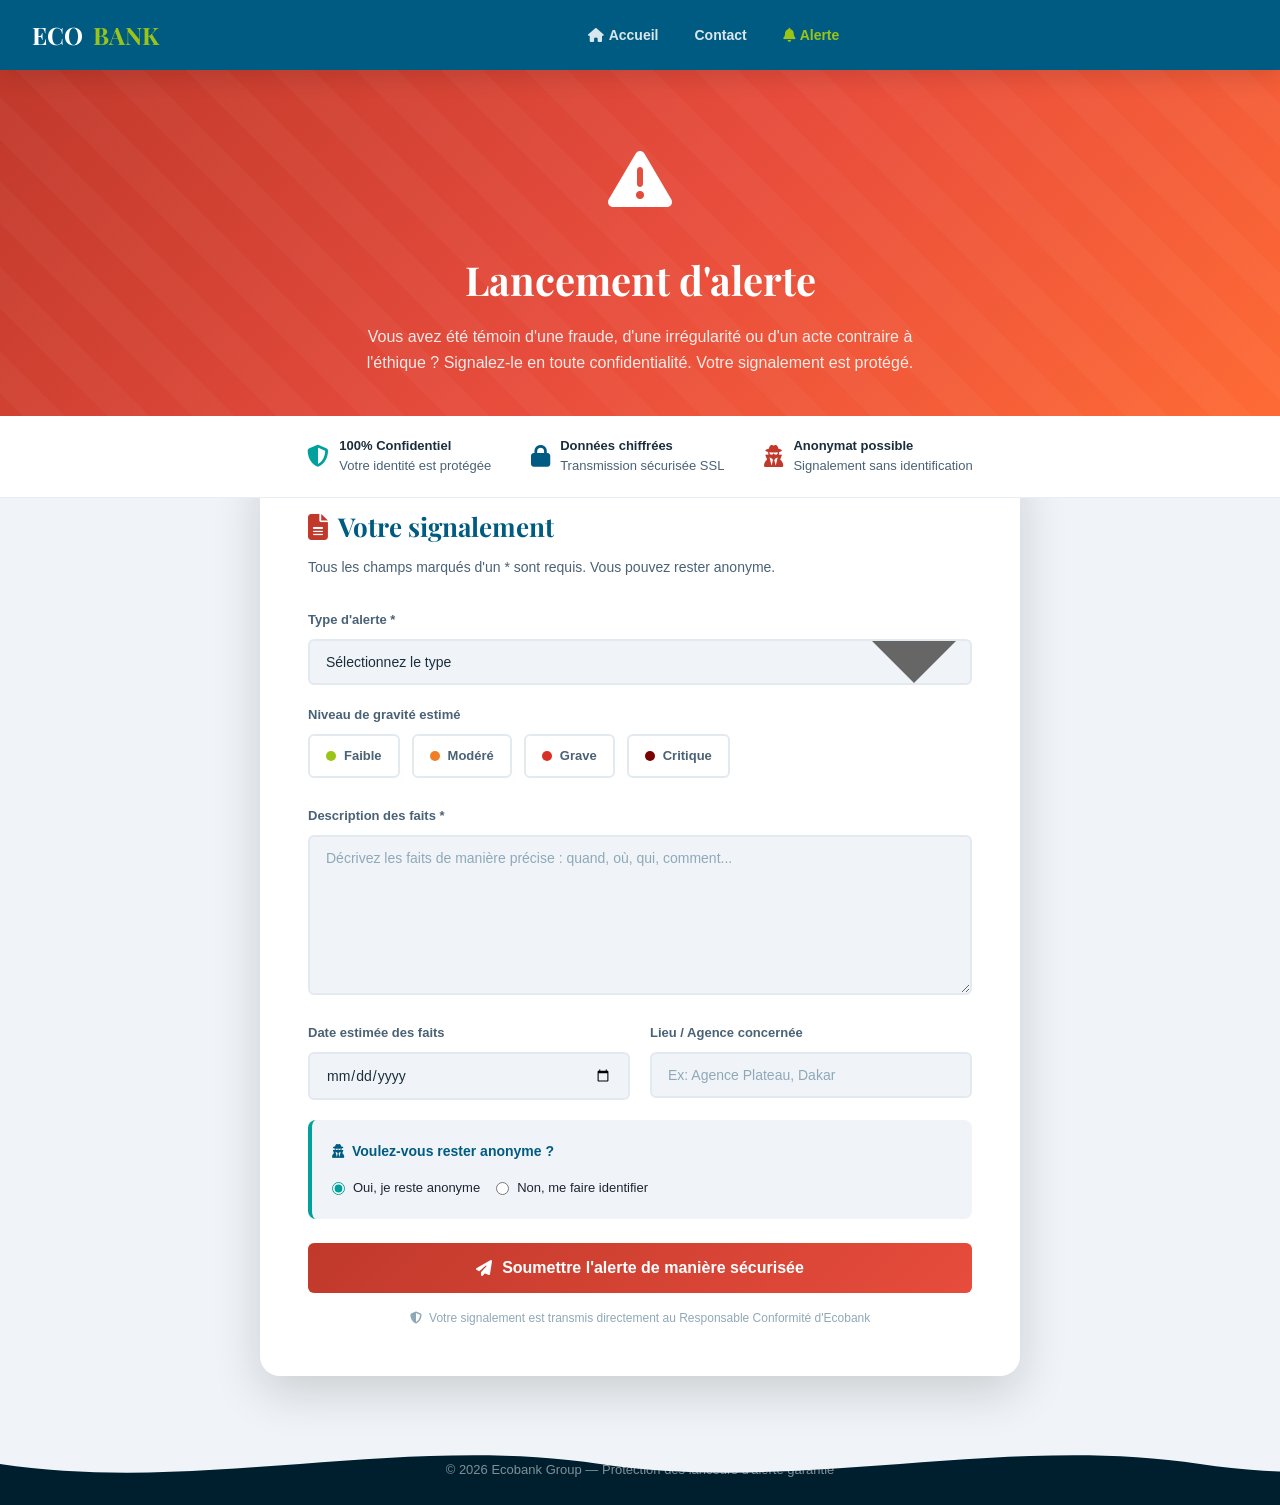
<file: Lancement_d_alerte.html>
<!DOCTYPE html>
<html lang="fr">
<head>
    <meta charset="UTF-8">
    <meta name="viewport" content="width=device-width, initial-scale=1.0">
    <title>Ecobank — Lancement d'alerte</title>
    <link rel="stylesheet" href="style.css">
    <link rel="stylesheet" href="https://cdnjs.cloudflare.com/ajax/libs/font-awesome/6.5.0/css/all.min.css">
</head>
<body class="alert-page">

<nav class="navbar">
    <a href="Ecobanque-The-Pan-African-Bank/index.html" class="logo" style="text-decoration:none; font-family:'Playfair Display',serif; font-size:24px; font-weight:700; color:white;">
        ECO<span style="color:var(--eco-yellow)">BANK</span>
    </a>
    <ul class="nav-links">
        <li><a href="Ecobanque-The-Pan-African-Bank/index.html"><i class="fas fa-home" style="margin-right:5px"></i>Accueil</a></li>
        <li><a href="contact.html">Contact</a></li>
        <li><a href="Lancement_d_alerte.html" style="color:var(--eco-yellow)">
            <i class="fas fa-bell" style="margin-right:5px"></i>Alerte
        </a></li>
    </ul>
</nav>

<main>
    <!-- Hero Alerte -->
    <div class="alert-hero">
        <span class="alert-icon"><i class="fas fa-exclamation-triangle"></i></span>
        <h1>Lancement d'alerte</h1>
        <p>Vous avez été témoin d'une fraude, d'une irrégularité ou d'un acte contraire à l'éthique ? Signalez-le en toute confidentialité. Votre signalement est protégé.</p>
    </div>

    <!-- Bandeau protection -->
    <div style="background:white; padding:20px 24px; display:flex; justify-content:center; gap:40px; flex-wrap:wrap; border-bottom:1px solid #e8eff4; position:relative; z-index:3; margin-top:-20px;">
        <div style="display:flex; align-items:center; gap:10px; font-size:13px; color:var(--text-mid);">
            <i class="fas fa-shield-alt" style="color:var(--eco-turquoise); font-size:22px;"></i>
            <span><strong style="color:var(--text-dark)">100% Confidentiel</strong><br>Votre identité est protégée</span>
        </div>
        <div style="display:flex; align-items:center; gap:10px; font-size:13px; color:var(--text-mid);">
            <i class="fas fa-lock" style="color:var(--eco-blue-dark); font-size:22px;"></i>
            <span><strong style="color:var(--text-dark)">Données chiffrées</strong><br>Transmission sécurisée SSL</span>
        </div>
        <div style="display:flex; align-items:center; gap:10px; font-size:13px; color:var(--text-mid);">
            <i class="fas fa-user-secret" style="color:#c0392b; font-size:22px;"></i>
            <span><strong style="color:var(--text-dark)">Anonymat possible</strong><br>Signalement sans identification</span>
        </div>
    </div>

    <!-- Formulaire alerte -->
    <div class="alert-section">
        <h2 style="font-family:var(--font-display); font-size:26px; color:var(--eco-blue-dark); margin-bottom:8px;">
            <i class="fas fa-file-alt" style="color:#c0392b; margin-right:10px;"></i>Votre signalement
        </h2>
        <p style="color:var(--text-mid); font-size:14px; margin-bottom:32px;">
            Tous les champs marqués d'un * sont requis. Vous pouvez rester anonyme.
        </p>

        <form onsubmit="handleAlert(event)">
            <!-- Type d'alerte -->
            <div class="form-group">
                <label>Type d'alerte *</label>
                <select class="form-field" required style="appearance:none; background-image:url('data:image/svg+xml,<svg xmlns=%22http://www.w3.org/2000/svg%22 viewBox=%220 0 10 5%22><path fill=%22%23666%22 d=%22M0 0l5 5 5-5z%22/></svg>'); background-repeat:no-repeat; background-position:right 14px center; padding-right:40px;">
                    <option value="" disabled selected>Sélectionnez le type</option>
                    <option>Fraude financière</option>
                    <option>Corruption / Pot-de-vin</option>
                    <option>Harcèlement au travail</option>
                    <option>Blanchiment d'argent</option>
                    <option>Violation de données</option>
                    <option>Conflit d'intérêts</option>
                    <option>Violation des droits des clients</option>
                    <option>Autre irrégularité</option>
                </select>
            </div>

            <!-- Gravité -->
            <div class="form-group">
                <label>Niveau de gravité estimé</label>
                <div style="display:flex; gap:12px; flex-wrap:wrap; margin-top:8px;">
                    <label style="display:flex; align-items:center; gap:8px; font-size:13px; cursor:pointer; padding:10px 16px; border:2px solid #e2eaf0; border-radius:6px; transition:var(--transition);" onclick="selectGravity(this, 'faible')">
                        <input type="radio" name="gravity" value="faible" style="display:none;"> 
                        <span style="width:10px; height:10px; border-radius:50%; background:var(--eco-yellow);"></span> Faible
                    </label>
                    <label style="display:flex; align-items:center; gap:8px; font-size:13px; cursor:pointer; padding:10px 16px; border:2px solid #e2eaf0; border-radius:6px; transition:var(--transition);" onclick="selectGravity(this, 'moyen')">
                        <input type="radio" name="gravity" value="moyen" style="display:none;">
                        <span style="width:10px; height:10px; border-radius:50%; background:var(--eco-orange);"></span> Modéré
                    </label>
                    <label style="display:flex; align-items:center; gap:8px; font-size:13px; cursor:pointer; padding:10px 16px; border:2px solid #e2eaf0; border-radius:6px; transition:var(--transition);" onclick="selectGravity(this, 'grave')">
                        <input type="radio" name="gravity" value="grave" style="display:none;">
                        <span style="width:10px; height:10px; border-radius:50%; background:var(--eco-red);"></span> Grave
                    </label>
                    <label style="display:flex; align-items:center; gap:8px; font-size:13px; cursor:pointer; padding:10px 16px; border:2px solid #e2eaf0; border-radius:6px; transition:var(--transition);" onclick="selectGravity(this, 'critique')">
                        <input type="radio" name="gravity" value="critique" style="display:none;">
                        <span style="width:10px; height:10px; border-radius:50%; background:#7b0000;"></span> Critique
                    </label>
                </div>
            </div>

            <!-- Description -->
            <div class="form-group">
                <label>Description des faits *</label>
                <textarea class="form-field" placeholder="Décrivez les faits de manière précise : quand, où, qui, comment..." required style="min-height:160px;"></textarea>
            </div>

            <!-- Date/lieu -->
            <div style="display:grid; grid-template-columns:1fr 1fr; gap:20px;">
                <div class="form-group">
                    <label>Date estimée des faits</label>
                    <input type="date" class="form-field">
                </div>
                <div class="form-group">
                    <label>Lieu / Agence concernée</label>
                    <input type="text" class="form-field" placeholder="Ex: Agence Plateau, Dakar">
                </div>
            </div>

            <!-- Anonymat -->
            <div style="background:var(--bg-gray); border-radius:8px; padding:20px; margin-bottom:24px; border-left:4px solid var(--eco-turquoise);">
                <p style="font-size:14px; font-weight:600; color:var(--eco-blue-dark); margin-bottom:16px;">
                    <i class="fas fa-user-secret" style="margin-right:8px;"></i>Voulez-vous rester anonyme ?
                </p>
                <div style="display:flex; gap:16px; flex-wrap:wrap;">
                    <label style="display:flex; align-items:center; gap:8px; font-size:13px; cursor:pointer;">
                        <input type="radio" name="anonymat" value="oui" checked style="accent-color:var(--eco-turquoise);">
                        Oui, je reste anonyme
                    </label>
                    <label style="display:flex; align-items:center; gap:8px; font-size:13px; cursor:pointer;" onclick="showIdentity()">
                        <input type="radio" name="anonymat" value="non" style="accent-color:var(--eco-blue-dark);">
                        Non, me faire identifier
                    </label>
                </div>
                <div id="identityFields" style="display:none; margin-top:20px; padding-top:16px; border-top:1px solid #dde;">
                    <div style="display:grid; grid-template-columns:1fr 1fr; gap:16px;">
                        <div class="form-group" style="margin-bottom:0;">
                            <label>Votre nom complet</label>
                            <input type="text" class="form-field" placeholder="Nom et Prénom">
                        </div>
                        <div class="form-group" style="margin-bottom:0;">
                            <label>Votre e-mail</label>
                            <input type="email" class="form-field" placeholder="contact@email.com">
                        </div>
                    </div>
                </div>
            </div>

            <button type="submit" id="alertBtn" style="width:100%; padding:16px; background:linear-gradient(135deg, #c0392b, #e74c3c); color:white; border:none; border-radius:6px; font-size:16px; font-weight:700; font-family:var(--font-main); cursor:pointer; display:flex; align-items:center; justify-content:center; gap:10px; transition:var(--transition);">
                <i class="fas fa-paper-plane"></i> Soumettre l'alerte de manière sécurisée
            </button>

            <p style="text-align:center; font-size:12px; color:var(--text-light); margin-top:16px;">
                <i class="fas fa-shield-alt" style="margin-right:4px;"></i>
                Votre signalement est transmis directement au Responsable Conformité d'Ecobank
            </p>
        </form>
    </div>
</main>

<footer style="background:#001f2e; color:rgba(255,255,255,0.5); text-align:center; padding:24px; font-size:13px;">
    © 2026 Ecobank Group — Protection des lanceurs d'alerte garantie
</footer>
<script src="style.css"></script>
</body>
</html>
</file>
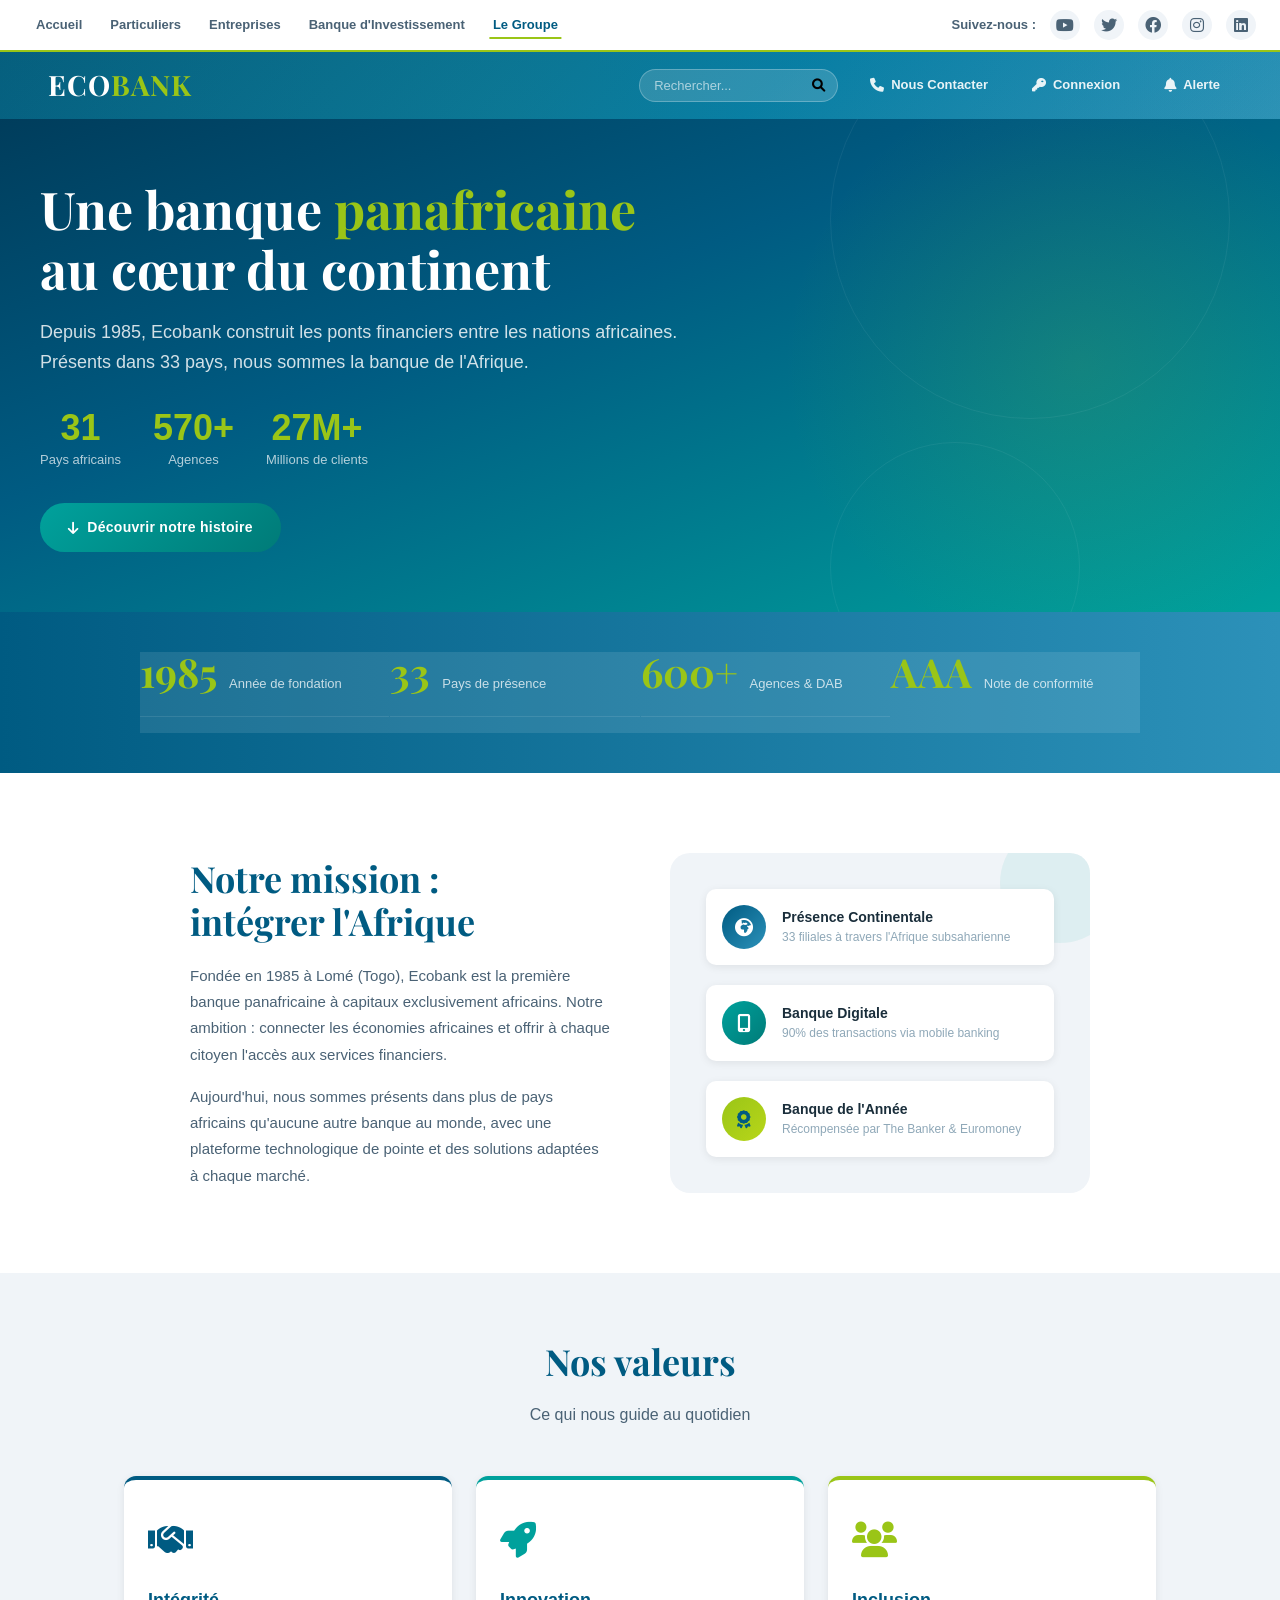
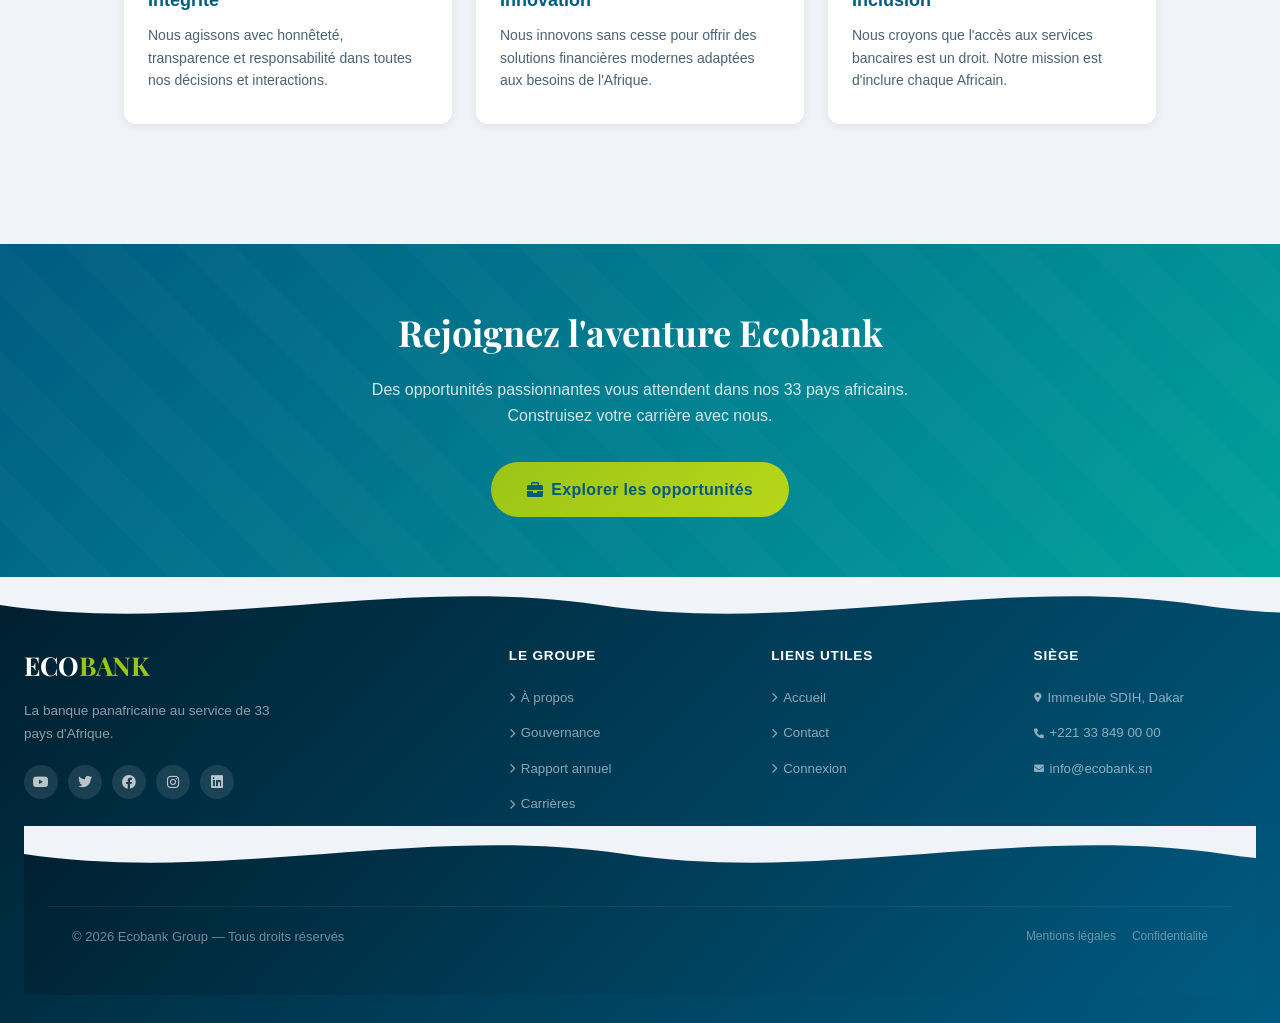
<file: Le_groupe.html>
<!DOCTYPE html>
<html lang="fr">
<head>
    <meta charset="UTF-8">
    <meta name="viewport" content="width=device-width, initial-scale=1.0">
    <title>Ecobank — Le Groupe</title>
    <link rel="stylesheet" href="style.css">
    <link rel="stylesheet" href="https://cdnjs.cloudflare.com/ajax/libs/font-awesome/6.0.0/css/all.min.css">
</head>

 <!-- Header -->

 <body>
<header class="ecobank-header">
    <div class="header-top">
        <nav class="user-nav">
            <a href="index.html">Accueil</a>
            <span style="color:#ccc">|</span>
            <a href="Particulier.html">Particuliers</a>
            <span style="color:#ccc">|</span>
            <a href="Entreprises.html">Entreprises</a>
            <span style="color:#ccc">|</span>
            <a href="Banque_d_investissement.html">Banque d'Investissement</a>
            <span style="color:#ccc">|</span>
            <a href="Le_groupe.html" class="active">Le Groupe</a>
        </nav>
        
        
        <div class="Social-Media-Links">
            <span>Suivez-nous :</span>
            <a href="https://www.youtube.com/user/EcobankGroup"><i class="fab fa-youtube"></i></a>
            <a href="https://x.com/GroupEcobank"><i class="fab fa-twitter"></i></a>
            <a href="https://www.facebook.com/EcobankGroup"><i class="fab fa-facebook"></i></a>
            <a href="https://www.instagram.com/GroupEcobank"><i class="fab fa-instagram"></i></a>
            <a href="https://www.linkedin.com/company/ecobank-group/"><i class="fab fa-linkedin"></i></a>
        </div>
    </div>
   
   
    <div class="header-main-bar">
        <div class="header-main-content container">
            <div class="logo">
                <span class="logo-text">ECO<span>BANK</span></span>
            </div>
            <div class="actions-group">
               
               
               
               
               
                <!-- Formulaire de recherche dans le header -->
                <form action="#">
                    <input type="text" placeholder="Rechercher...">
                    <button type="submit"><i class="fas fa-search"></i></button>
                </form>
                <a href="contact.html" class="header-action"><i class="fas fa-phone"></i> Nous Contacter</a>
                <a href="connexion.html" class="header-action"><i class="fas fa-key"></i> Connexion</a>
                <a href="Lancement_d_alerte.html" class="header-action"><i class="fas fa-bell"></i> Alerte</a>
            </div>
        </div>
    </div>
    </nav>
</header>

<main>




    <!-- Hero Groupe -->
    <div class="group-hero">
        <div class="geo-shape"></div>
        <div class="geo-shape"></div>
        <div class="group-hero-content">
            <h1>Une banque <em>panafricaine</em><br>au cœur du continent</h1>
            <p>Depuis 1985, Ecobank construit les ponts financiers entre les nations africaines. Présents dans 33 pays, nous sommes la banque de l'Afrique.</p>
            <div class="hero-stats">
                <div class="stat">
                    <span class="num" id="cnt1">0</span>
                    <span class="label">Pays africains</span>
                </div>
                <div class="stat">
                    <span class="num" id="cnt2">0</span>
                    <span class="label">Agences</span>
                </div>
                <div class="stat">
                    <span class="num" id="cnt3">0</span>
                    <span class="label">Millions de clients</span>
                </div>
            </div>
            <a href="#about" class="btn btn-turquoise" style="width:auto; padding:13px 28px; text-decoration:none; display:inline-flex; border-radius:30px;">
                <i class="fas fa-arrow-down"></i> Découvrir notre histoire
            </a>
        </div>
    </div>



    <!-- BANDE STATS -->
    <section class="stats-band">
        <div class="stats-grid">
            <div class="stat-item stagger-1">
                <span class="num">1985</span>
                <span class="label">Année de fondation</span>
            </div>
            <div class="stat-item stagger-2">
                <span class="num">33</span>
                <span class="label">Pays de présence</span>
            </div>
            <div class="stat-item stagger-3">
                <span class="num">600+</span>
                <span class="label">Agences & DAB</span>
            </div>
            <div class="stat-item stagger-4">
                <span class="num">AAA</span>
                <span class="label">Note de conformité</span>
            </div>
        </div>
    </section>

    
    
    <!-- À PROPOS -->

    <section id="about" style="padding: 80px 24px; background: white;">
        <div style="max-width: 900px; margin: 0 auto; display: grid; grid-template-columns: 1fr 1fr; gap: 60px; align-items: center;" id="about-grid">
            <div class="animate-on-scroll">
                <h2 style="font-family:var(--font-display); font-size:36px; color:var(--eco-blue-dark); margin-bottom:20px; line-height:1.2;">
                    Notre mission :<br>intégrer l'Afrique
                </h2>
                <p style="color:var(--text-mid); font-size:15px; line-height:1.75; margin-bottom:16px;">
                    Fondée en 1985 à Lomé (Togo), Ecobank est la première banque panafricaine à capitaux exclusivement africains. Notre ambition : connecter les économies africaines et offrir à chaque citoyen l'accès aux services financiers.
                </p>
                <p style="color:var(--text-mid); font-size:15px; line-height:1.75;">
                    Aujourd'hui, nous sommes présents dans plus de pays africains qu'aucune autre banque au monde, avec une plateforme technologique de pointe et des solutions adaptées à chaque marché.
                </p>
            </div>



            <div class="animate-on-scroll" style="background:var(--bg-gray); border-radius:var(--radius-lg); padding:36px; position:relative; overflow:hidden;">
                <div style="position:absolute; top:-30px; right:-30px; width:120px; height:120px; border-radius:50%; background:rgba(0,161,156,0.08);"></div>
                <div style="display:flex; flex-direction:column; gap:20px; position:relative; z-index:1;">
                    <div style="display:flex; align-items:center; gap:16px; padding:16px; background:white; border-radius:10px; box-shadow:var(--shadow-sm);">
                        <div style="width:44px; height:44px; border-radius:50%; background:linear-gradient(135deg,var(--eco-blue-dark),var(--eco-blue-mid)); display:flex; align-items:center; justify-content:center; flex-shrink:0;">
                            <i class="fas fa-globe-africa" style="color:white; font-size:18px;"></i>
                        </div>
                        <div>


                            <div style="font-weight:700; font-size:14px; color:var(--text-dark);">Présence Continentale</div>
                            <div style="font-size:12px; color:var(--text-light);">33 filiales à travers l'Afrique subsaharienne</div>
                        </div>
                    </div>


                    <div style="display:flex; align-items:center; gap:16px; padding:16px; background:white; border-radius:10px; box-shadow:var(--shadow-sm);">
                        <div style="width:44px; height:44px; border-radius:50%; background:linear-gradient(135deg,var(--eco-turquoise),#007b78); display:flex; align-items:center; justify-content:center; flex-shrink:0;">
                            <i class="fas fa-mobile-alt" style="color:white; font-size:18px;"></i>
                        </div>
                        <div>


                            <div style="font-weight:700; font-size:14px; color:var(--text-dark);">Banque Digitale</div>
                            <div style="font-size:12px; color:var(--text-light);">90% des transactions via mobile banking</div>
                        </div>
                    </div>



                    <div style="display:flex; align-items:center; gap:16px; padding:16px; background:white; border-radius:10px; box-shadow:var(--shadow-sm);">
                        <div style="width:44px; height:44px; border-radius:50%; background:linear-gradient(135deg,var(--eco-yellow),#b8d619); display:flex; align-items:center; justify-content:center; flex-shrink:0;">
                            <i class="fas fa-award" style="color:var(--eco-blue-dark); font-size:18px;"></i>
                        </div>
                        <div>
                            <div style="font-weight:700; font-size:14px; color:var(--text-dark);">Banque de l'Année</div>
                            <div style="font-size:12px; color:var(--text-light);">Récompensée par The Banker & Euromoney</div>
                        </div>
                    </div>
                </div>
            </div>
        </div>
    </section>



    <!-- VALEURS -->
    <section style="padding: 60px 24px; background: var(--bg-gray);">
        <div style="text-align:center; margin-bottom:48px;">
            <h2 style="font-family:var(--font-display); font-size:36px; color:var(--eco-blue-dark); margin-bottom:12px;">Nos valeurs</h2>
            <p style="color:var(--text-mid);">Ce qui nous guide au quotidien</p>
        </div>
        <div class="values-grid">
            <div class="value-card">
                <span class="icon"><i class="fas fa-handshake" style="color:var(--eco-blue-dark);"></i></span>
                <h3>Intégrité</h3>
                <p>Nous agissons avec honnêteté, transparence et responsabilité dans toutes nos décisions et interactions.</p>
            </div>
            <div class="value-card">
                <span class="icon"><i class="fas fa-rocket" style="color:var(--eco-turquoise);"></i></span>
                <h3>Innovation</h3>
                <p>Nous innovons sans cesse pour offrir des solutions financières modernes adaptées aux besoins de l'Afrique.</p>
            </div>
            <div class="value-card">
                <span class="icon"><i class="fas fa-users" style="color:var(--eco-yellow);"></i></span>
                <h3>Inclusion</h3>
                <p>Nous croyons que l'accès aux services bancaires est un droit. Notre mission est d'inclure chaque Africain.</p>
            </div>
        </div>
    </section>

    <!-- CARRIÈRES CTA -->
    <section style="background:linear-gradient(135deg,var(--eco-blue-dark),var(--eco-turquoise)); padding:60px 24px; text-align:center; position:relative; overflow:hidden;">
        <div style="position:absolute; inset:0; background:repeating-linear-gradient(45deg,transparent,transparent 40px,rgba(255,255,255,0.02) 40px,rgba(255,255,255,0.02) 80px);"></div>
        <div style="position:relative; z-index:2; max-width:600px; margin:0 auto;">
            <h2 style="font-family:var(--font-display); font-size:36px; color:white; margin-bottom:16px;">Rejoignez l'aventure Ecobank</h2>
            <p style="color:rgba(255,255,255,0.82); font-size:16px; margin-bottom:32px; line-height:1.65;">Des opportunités passionnantes vous attendent dans nos 33 pays africains. Construisez votre carrière avec nous.</p>
            <a href="#" class="btn btn-yellow" style="width:auto; padding:15px 36px; display:inline-flex; text-decoration:none; border-radius:30px; font-size:16px;">
                <i class="fas fa-briefcase"></i> Explorer les opportunités
            </a>
        </div>
    </section>
</main>

<footer>
    <div class="footer-content">
        <div class="footer-brand">
            <div style="font-family:'Playfair Display',serif; font-size:26px; color:white; font-weight:700; margin-bottom:12px;">ECO<span style="color:var(--eco-yellow)">BANK</span></div>
            <p>La banque panafricaine au service de 33 pays d'Afrique.</p>
            <div class="footer-socials">
                <a href="#"><i class="fab fa-youtube"></i></a>
                <a href="#"><i class="fab fa-twitter"></i></a>
                <a href="#"><i class="fab fa-facebook"></i></a>
                <a href="#"><i class="fab fa-instagram"></i></a>
                <a href="#"><i class="fab fa-linkedin"></i></a>
            </div>
        </div>


        <div class="footer-col">
            <h4>Le Groupe</h4>
            <ul>
                <li><a href="#about"><i class="fas fa-chevron-right" style="font-size:10px"></i> À propos</a></li>
                <li><a href="#"><i class="fas fa-chevron-right" style="font-size:10px"></i> Gouvernance</a></li>
                <li><a href="#"><i class="fas fa-chevron-right" style="font-size:10px"></i> Rapport annuel</a></li>
                <li><a href="#"><i class="fas fa-chevron-right" style="font-size:10px"></i> Carrières</a></li>
            </ul>
        </div>


        <div class="footer-col">
            <h4>Liens utiles</h4>
            <ul>
                <li><a href="index.html"><i class="fas fa-chevron-right" style="font-size:10px"></i> Accueil</a></li>
                <li><a href="contact.html"><i class="fas fa-chevron-right" style="font-size:10px"></i> Contact</a></li>
                <li><a href="connexion.html"><i class="fas fa-chevron-right" style="font-size:10px"></i> Connexion</a></li>
            </ul>
        </div>


        <div class="footer-col">
            <h4>Siège</h4>
            <ul>
                <li><a href="#"><i class="fas fa-map-marker-alt" style="font-size:10px"></i> Immeuble SDIH, Dakar</a></li>
                <li><a href="tel:+221338490000"><i class="fas fa-phone" style="font-size:10px"></i> +221 33 849 00 00</a></li>
                <li><a href="mailto:info@ecobank.sn"><i class="fas fa-envelope" style="font-size:10px"></i> info@ecobank.sn</a></li>
            </ul>
        </div>
    </div>



     <!-- Footer -->
      <footer>
    <div class="footer-bottom">
        <span>© 2026 Ecobank Group — Tous droits réservés</span>
        <div style="display:flex; gap:16px;">
            <a href="#" style="color:rgba(255,255,255,0.4); text-decoration:none; font-size:12px;">Mentions légales</a>
            <a href="#" style="color:rgba(255,255,255,0.4); text-decoration:none; font-size:12px;">Confidentialité</a>
        </div>
    </div>

</footer>

<script>
// Compteurs animés
function animateCounter(el, target, suffix = '') {
    let current = 0;
    const step = target / 60;
    const timer = setInterval(() => {
        current += step;
        if (current >= target) {
            el.textContent = target + suffix;
            clearInterval(timer);
        } else {
            el.textContent = Math.floor(current) + suffix;
        }
    }, 25);
}

const observer = new IntersectionObserver((entries) => {
    entries.forEach(e => {
        if (e.isIntersecting) {
            animateCounter(document.getElementById('cnt1'), 33);
            animateCounter(document.getElementById('cnt2'), 600, '+');
            animateCounter(document.getElementById('cnt3'), 29, 'M+');
            observer.disconnect();
        }
    });
}, { threshold: 0.5 });

document.querySelector('.group-hero') && observer.observe(document.querySelector('.group-hero'));

// Scroll animation
const scrollObs = new IntersectionObserver((entries) => {
    entries.forEach(e => { if (e.isIntersecting) e.target.classList.add('visible'); });
}, { threshold: 0.15 });

document.querySelectorAll('.animate-on-scroll').forEach(el => scrollObs.observe(el));

// Responsive about grid
const grid = document.getElementById('about-grid');
if (grid && window.innerWidth < 768) grid.style.gridTemplateColumns = '1fr';
window.addEventListener('resize', () => {
    if (grid) grid.style.gridTemplateColumns = window.innerWidth < 768 ? '1fr' : '1fr 1fr';
});
</script>
</body>
</html>
</file>
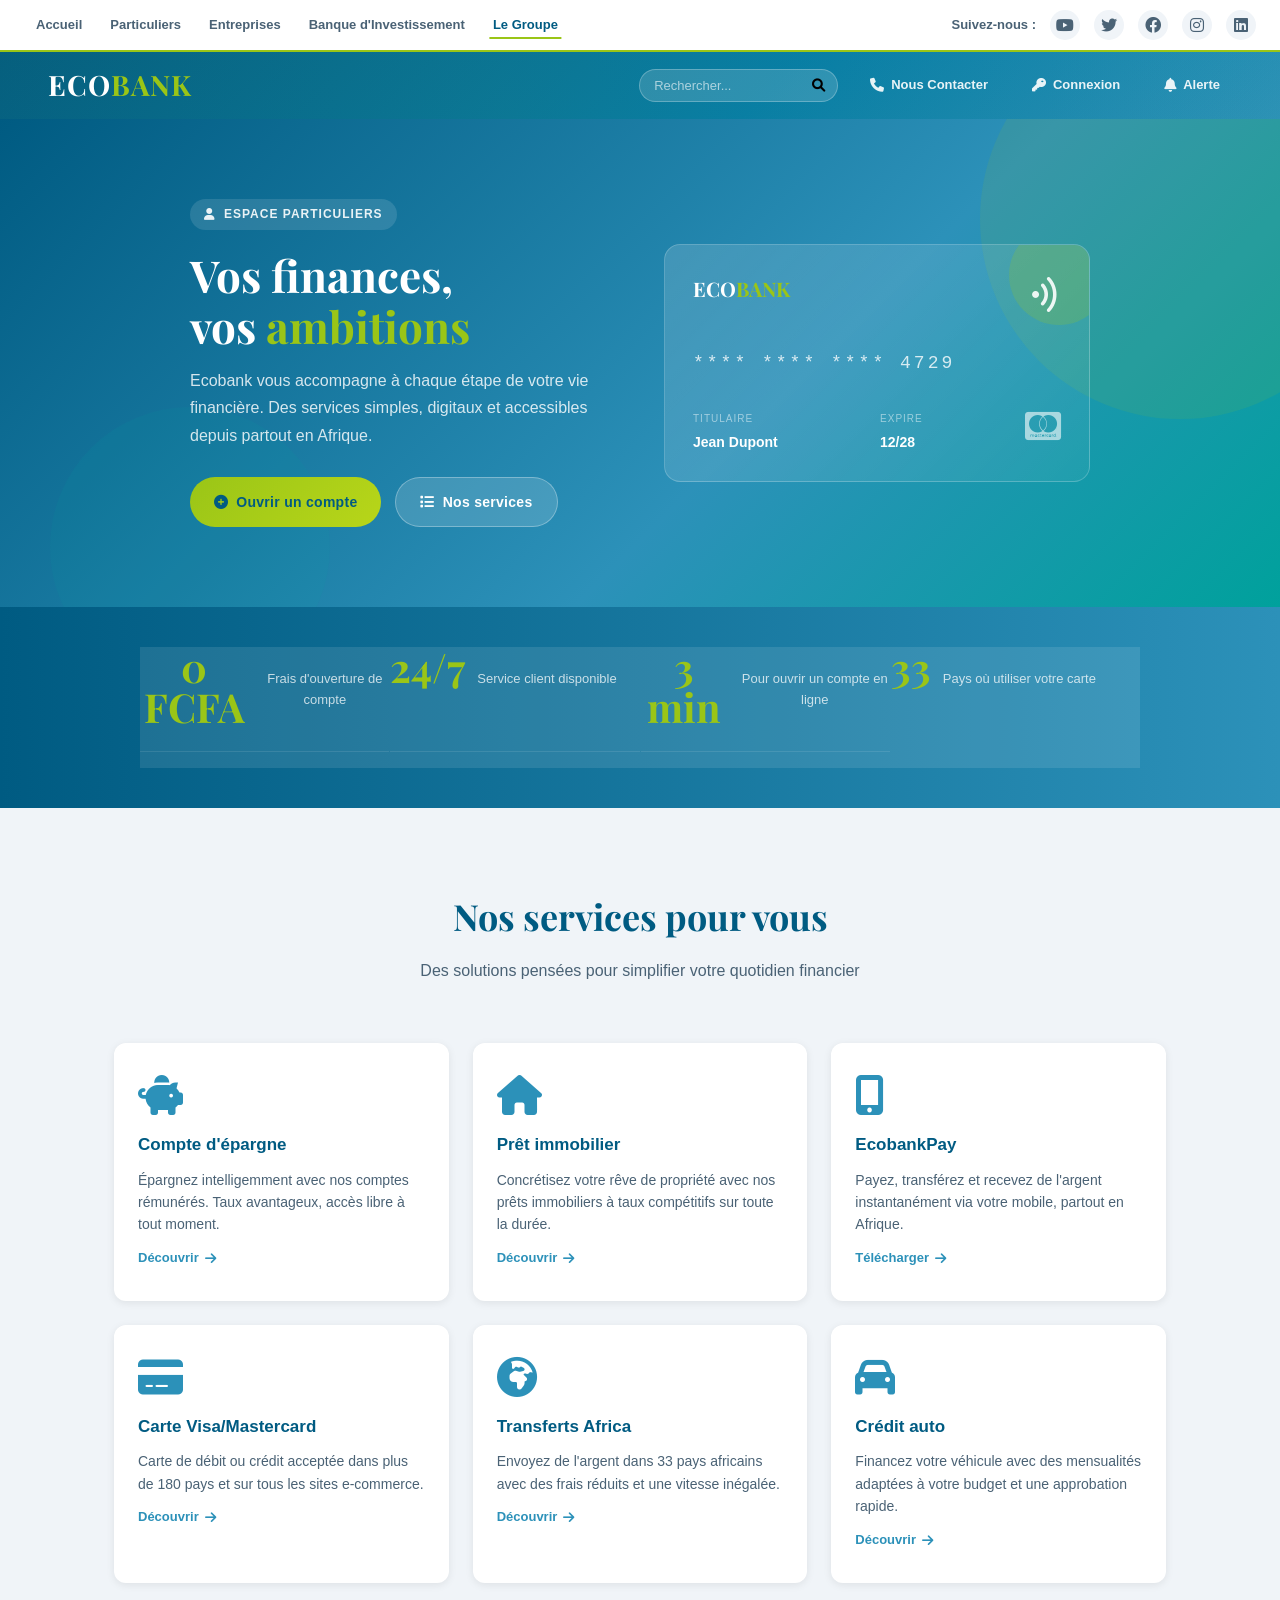
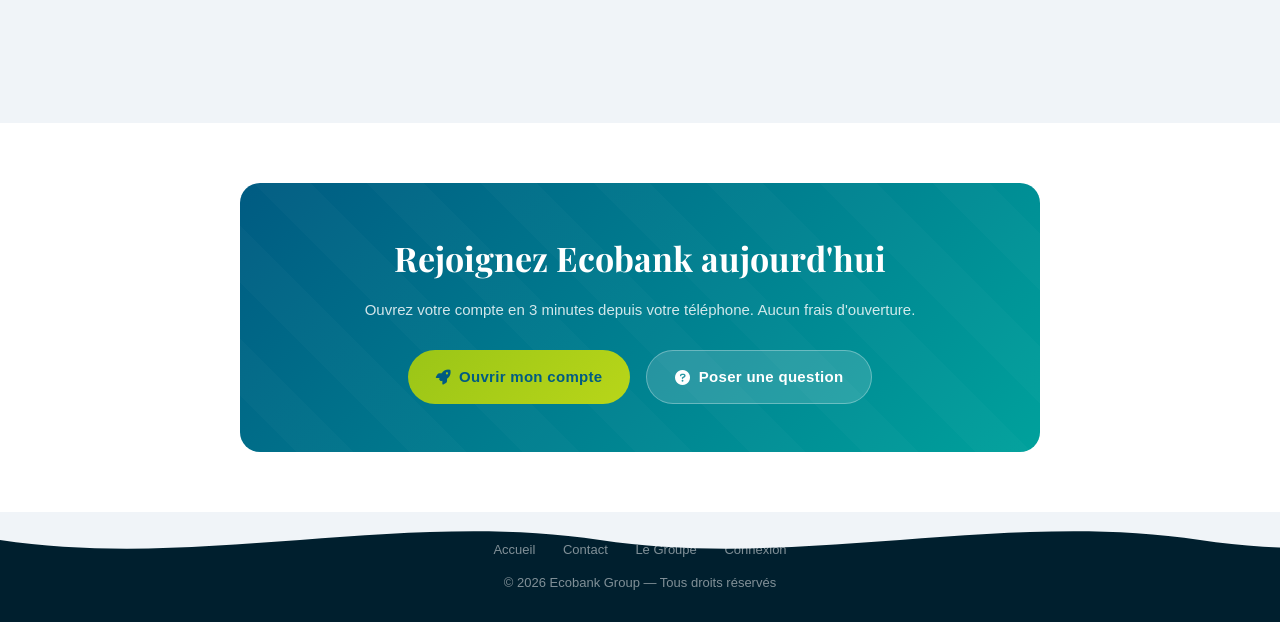
<file: Particulier.html>
<!DOCTYPE html>
<html lang="fr">
<head>
    <meta charset="UTF-8">
    <meta name="viewport" content="width=device-width, initial-scale=1.0">
    <title>Ecobank — Particuliers</title>
    <link rel="stylesheet" href="style.css">
    <link rel="stylesheet" href="https://cdnjs.cloudflare.com/ajax/libs/font-awesome/6.0.0/css/all.min.css">
</head>
<body>

<header class="ecobank-header">
    <div class="header-top">
        <nav class="user-nav">
            <a href="index.html">Accueil</a>
            <span style="color:#ccc">|</span>
            <a href="Particulier.html">Particuliers</a>
            <span style="color:#ccc">|</span>
            <a href="Entreprises.html">Entreprises</a>
            <span style="color:#ccc">|</span>
            <a href="Banque_d_investissement.html">Banque d'Investissement</a>
            <span style="color:#ccc">|</span>
            <a href="Le_groupe.html" class="active">Le Groupe</a>
        </nav>
        
        
        <div class="Social-Media-Links">
            <span>Suivez-nous :</span>
            <a href="https://www.youtube.com/user/EcobankGroup"><i class="fab fa-youtube"></i></a>
            <a href="https://x.com/GroupEcobank"><i class="fab fa-twitter"></i></a>
            <a href="https://www.facebook.com/EcobankGroup"><i class="fab fa-facebook"></i></a>
            <a href="https://www.instagram.com/GroupEcobank"><i class="fab fa-instagram"></i></a>
            <a href="https://www.linkedin.com/company/ecobank-group/"><i class="fab fa-linkedin"></i></a>
        </div>
    </div>
   
   
    <div class="header-main-bar">
        <div class="header-main-content container">
            <div class="logo">
                <span class="logo-text">ECO<span>BANK</span></span>
            </div>
            <div class="actions-group">
               
               
               
               
               
                <!-- Formulaire de recherche dans le header -->
                <form action="#">
                    <input type="text" placeholder="Rechercher...">
                    <button type="submit"><i class="fas fa-search"></i></button>
                </form>
                <a href="contact.html" class="header-action"><i class="fas fa-phone"></i> Nous Contacter</a>
                <a href="connexion.html" class="header-action"><i class="fas fa-key"></i> Connexion</a>
                <a href="Lancement_d_alerte.html" class="header-action"><i class="fas fa-bell"></i> Alerte</a>
            </div>
        </div>
    </div>
    </nav>
</header>

<main>
    <!-- Hero Particuliers -->
    <section style="background:linear-gradient(135deg,var(--eco-blue-dark) 0%,var(--eco-blue-mid) 60%,var(--eco-turquoise) 100%); padding:80px 24px; position:relative; overflow:hidden; animation: fadeIn 0.7s ease both;">
        <div style="position:absolute; top:-100px; right:-100px; width:400px; height:400px; border-radius:50%; background:rgba(154,197,23,0.1); animation: float 8s ease-in-out infinite;"></div>
        <div style="position:absolute; bottom:-80px; left:50px; width:280px; height:280px; border-radius:50%; background:rgba(0,161,156,0.1); animation: float 11s ease-in-out infinite reverse;"></div>
        <div style="max-width:900px; margin:0 auto; display:grid; grid-template-columns:1fr 1fr; gap:48px; align-items:center; position:relative; z-index:2;" id="hero-grid">
            <div style="animation: slideInLeft 0.8s ease both;">
                <div style="display:inline-flex; align-items:center; gap:8px; background:rgba(255,255,255,0.12); padding:6px 14px; border-radius:20px; margin-bottom:20px; font-size:12px; font-weight:600; color:rgba(255,255,255,0.9); text-transform:uppercase; letter-spacing:1px;">
                    <i class="fas fa-user"></i> Espace Particuliers
                </div>
                <h1 style="font-family:'Playfair Display',serif; font-size:44px; color:white; line-height:1.15; margin-bottom:16px;">
                    Vos finances,<br>vos <span style="color:var(--eco-yellow)">ambitions</span>
                </h1>
                <p style="color:rgba(255,255,255,0.82); font-size:16px; line-height:1.7; margin-bottom:28px;">
                    Ecobank vous accompagne à chaque étape de votre vie financière. Des services simples, digitaux et accessibles depuis partout en Afrique.
                </p>
                <div style="display:flex; gap:14px; flex-wrap:wrap;">
                    <a href="connexion.html" class="btn btn-yellow" style="width:auto; padding:13px 24px; text-decoration:none; border-radius:30px;">
                        <i class="fas fa-plus-circle"></i> Ouvrir un compte
                    </a>
                    <a href="#services" class="btn" style="width:auto; padding:13px 24px; text-decoration:none; border-radius:30px; background:rgba(255,255,255,0.15); color:white; border:1px solid rgba(255,255,255,0.3);">
                        <i class="fas fa-list"></i> Nos services
                    </a>
                </div>
            </div>
            <div style="animation: slideInRight 0.8s ease both;">
                <!-- Carte bancaire stylisée -->
                <div style="background:linear-gradient(135deg,rgba(255,255,255,0.15),rgba(255,255,255,0.05)); border:1px solid rgba(255,255,255,0.2); border-radius:16px; padding:28px; backdrop-filter:blur(10px); position:relative; overflow:hidden;">
                    <div style="position:absolute; top:-20px; right:-20px; width:100px; height:100px; border-radius:50%; background:rgba(154,197,23,0.2);"></div>
                    <div style="display:flex; justify-content:space-between; align-items:flex-start; margin-bottom:32px;">
                        <div style="font-family:'Playfair Display',serif; font-size:20px; color:white; font-weight:700;">ECO<span style="color:var(--eco-yellow)">BANK</span></div>
                        <div style="font-size:28px; color:rgba(255,255,255,0.9);"><i class="fas fa-wifi" style="transform:rotate(90deg)"></i></div>
                    </div>
                    <div style="font-family:'Courier New',monospace; font-size:18px; color:rgba(255,255,255,0.8); letter-spacing:3px; margin-bottom:24px;">**** **** **** 4729</div>
                    <div style="display:flex; justify-content:space-between; align-items:flex-end;">
                        <div>
                            <div style="font-size:10px; color:rgba(255,255,255,0.5); text-transform:uppercase; letter-spacing:1px; margin-bottom:4px;">Titulaire</div>
                            <div style="color:white; font-size:14px; font-weight:600;">Jean Dupont</div>
                        </div>
                        <div>
                            <div style="font-size:10px; color:rgba(255,255,255,0.5); text-transform:uppercase; letter-spacing:1px; margin-bottom:4px;">Expire</div>
                            <div style="color:white; font-size:14px; font-weight:600;">12/28</div>
                        </div>
                        <div style="font-size:32px; color:rgba(255,255,255,0.6);">
                            <i class="fab fa-cc-mastercard"></i>
                        </div>
                    </div>
                </div>
            </div>
        </div>
    </section>

    <!-- STATS -->
    <section class="stats-band">
        <div class="stats-grid">
            <div class="stat-item"><span class="num">0 FCFA</span><span class="label">Frais d'ouverture de compte</span></div>
            <div class="stat-item"><span class="num">24/7</span><span class="label">Service client disponible</span></div>
            <div class="stat-item"><span class="num">3 min</span><span class="label">Pour ouvrir un compte en ligne</span></div>
            <div class="stat-item"><span class="num">33</span><span class="label">Pays où utiliser votre carte</span></div>
        </div>
    </section>

    <!-- SERVICES -->
    <section id="services" style="padding:80px 24px; background:var(--bg-gray);">
        <div style="text-align:center; max-width:700px; margin:0 auto 56px;">
            <h2 style="font-family:'Playfair Display',serif; font-size:36px; color:var(--eco-blue-dark); margin-bottom:12px;">Nos services pour vous</h2>
            <p style="color:var(--text-mid); font-size:16px;">Des solutions pensées pour simplifier votre quotidien financier</p>
        </div>
        <div class="services-grid">
            <div class="service-card">
                <i class="fas fa-piggy-bank icon"></i>
                <h3>Compte d'épargne</h3>
                <p>Épargnez intelligemment avec nos comptes rémunérés. Taux avantageux, accès libre à tout moment.</p>
                <a href="#" style="color:var(--eco-blue-mid); font-size:13px; font-weight:600; text-decoration:none; display:inline-flex; align-items:center; gap:6px; margin-top:12px; transition:var(--transition);">Découvrir <i class="fas fa-arrow-right"></i></a>
            </div>
            <div class="service-card stagger-2">
                <i class="fas fa-home icon"></i>
                <h3>Prêt immobilier</h3>
                <p>Concrétisez votre rêve de propriété avec nos prêts immobiliers à taux compétitifs sur toute la durée.</p>
                <a href="#" style="color:var(--eco-blue-mid); font-size:13px; font-weight:600; text-decoration:none; display:inline-flex; align-items:center; gap:6px; margin-top:12px; transition:var(--transition);">Découvrir <i class="fas fa-arrow-right"></i></a>
            </div>
            <div class="service-card stagger-3">
                <i class="fas fa-mobile-alt icon"></i>
                <h3>EcobankPay</h3>
                <p>Payez, transférez et recevez de l'argent instantanément via votre mobile, partout en Afrique.</p>
                <a href="#" style="color:var(--eco-blue-mid); font-size:13px; font-weight:600; text-decoration:none; display:inline-flex; align-items:center; gap:6px; margin-top:12px; transition:var(--transition);">Télécharger <i class="fas fa-arrow-right"></i></a>
            </div>
            <div class="service-card stagger-2">
                <i class="fas fa-credit-card icon"></i>
                <h3>Carte Visa/Mastercard</h3>
                <p>Carte de débit ou crédit acceptée dans plus de 180 pays et sur tous les sites e-commerce.</p>
                <a href="#" style="color:var(--eco-blue-mid); font-size:13px; font-weight:600; text-decoration:none; display:inline-flex; align-items:center; gap:6px; margin-top:12px; transition:var(--transition);">Découvrir <i class="fas fa-arrow-right"></i></a>
            </div>
            <div class="service-card stagger-3">
                <i class="fas fa-globe-africa icon"></i>
                <h3>Transferts Africa</h3>
                <p>Envoyez de l'argent dans 33 pays africains avec des frais réduits et une vitesse inégalée.</p>
                <a href="#" style="color:var(--eco-blue-mid); font-size:13px; font-weight:600; text-decoration:none; display:inline-flex; align-items:center; gap:6px; margin-top:12px; transition:var(--transition);">Découvrir <i class="fas fa-arrow-right"></i></a>
            </div>
            <div class="service-card stagger-4">
                <i class="fas fa-car icon"></i>
                <h3>Crédit auto</h3>
                <p>Financez votre véhicule avec des mensualités adaptées à votre budget et une approbation rapide.</p>
                <a href="#" style="color:var(--eco-blue-mid); font-size:13px; font-weight:600; text-decoration:none; display:inline-flex; align-items:center; gap:6px; margin-top:12px; transition:var(--transition);">Découvrir <i class="fas fa-arrow-right"></i></a>
            </div>
        </div>
    </section>

    <!-- CTA OUVRIR UN COMPTE -->
    <section style="background:white; padding:60px 24px;">
        <div style="max-width:800px; margin:0 auto; background:linear-gradient(135deg,var(--eco-blue-dark),var(--eco-turquoise)); border-radius:var(--radius-lg); padding:48px; text-align:center; position:relative; overflow:hidden;">
            <div style="position:absolute; inset:0; background:repeating-linear-gradient(45deg,transparent,transparent 40px,rgba(255,255,255,0.02) 40px,rgba(255,255,255,0.02) 80px);"></div>
            <div style="position:relative; z-index:2;">
                <h2 style="font-family:'Playfair Display',serif; font-size:34px; color:white; margin-bottom:12px;">Rejoignez Ecobank aujourd'hui</h2>
                <p style="color:rgba(255,255,255,0.82); font-size:15px; margin-bottom:28px; line-height:1.65;">Ouvrez votre compte en 3 minutes depuis votre téléphone. Aucun frais d'ouverture.</p>
                <div style="display:flex; justify-content:center; gap:16px; flex-wrap:wrap;">
                    <a href="connexion.html" class="btn btn-yellow" style="width:auto; padding:14px 28px; text-decoration:none; border-radius:30px; font-size:15px;">
                        <i class="fas fa-rocket"></i> Ouvrir mon compte
                    </a>
                    <a href="contact.html" class="btn" style="width:auto; padding:14px 28px; text-decoration:none; border-radius:30px; background:rgba(255,255,255,0.15); color:white; border:1px solid rgba(255,255,255,0.3); font-size:15px;">
                        <i class="fas fa-question-circle"></i> Poser une question
                    </a>
                </div>
            </div>
        </div>
    </section>
</main>
 <!-- Footer -->
<footer style="background:#001f2e; color:rgba(255,255,255,0.5); text-align:center; padding:28px; font-size:13px;">
    <div style="margin-bottom:12px;">
        <a href="index.html" style="color:rgba(255,255,255,0.5); text-decoration:none; margin:0 12px;">Accueil</a>
        <a href="contact.html" style="color:rgba(255,255,255,0.5); text-decoration:none; margin:0 12px;">Contact</a>
        <a href="Le_groupe.html" style="color:rgba(255,255,255,0.5); text-decoration:none; margin:0 12px;">Le Groupe</a>
        <a href="connexion.html" style="color:rgba(255,255,255,0.5); text-decoration:none; margin:0 12px;">Connexion</a>
    </div>
    © 2026 Ecobank Group — Tous droits réservés
</footer>
<script src="script.js"></script>
</body>
</html>
</file>
<file: style.css>
/* Ici on importe les polices de Google */
@import url('https://fonts.googleapis.com/css2?family=Outfit:wght@300;400;600;700;800&family=Playfair+Display:wght@700&display=swap');

/* Ici on définit les couleurs et autres choses qu'on utilise partout */
:root {
    --eco-blue-dark:    #005b82;
    --eco-blue-mid:     #2c91b9;
    --eco-blue-light:   #2b97c2;
    --eco-turquoise:    #00a19c;
    --eco-yellow:       #9ac517;
    --eco-orange:       #f07e26;
    --eco-red:          #d93025;
    --eco-green:        #00875a;
    --bg-gray:          #f0f4f8;
    --bg-white:         #ffffff;
    --text-dark:        #1a2e3b;
    --text-mid:         #4a6275;
    --text-light:       #8fa8b8;
    --text-white:       #ffffff;
    --shadow-sm:        0 2px 8px rgba(0,91,130,0.10);
    --shadow-md:        0 6px 24px rgba(0,91,130,0.16);
    --shadow-lg:        0 16px 48px rgba(0,91,130,0.22);
    --radius-sm:        6px;
    --radius-md:        12px;
    --radius-lg:        24px;
    --transition:       0.3s cubic-bezier(0.4,0,0.2,1);
    --font-main:        'Outfit', sans-serif;
    --font-display:     'Playfair Display', serif;
}



  
        .promo-bar {
            background: var(--eco-yellow);
            color: var(--eco-blue-dark);
            text-align: center;
            padding: 10px 24px;
            font-size: 13px;
            font-weight: 600;
            display: flex;
            align-items: center;
            justify-content: center;
            gap: 10px;
            animation: slideInLeft 0.5s ease both;
        }
        .promo-bar a { color: var(--eco-blue-dark); text-decoration: underline; font-weight: 700; }
        .promo-bar i { animation: bounce 2s ease-in-out infinite; }

        /* Carte partenaires */
        .partners-section {
            background: white;
            padding: 40px 24px;
            border-top: 1px solid #e8eff4;
        }
        .partners-section h2 {
            text-align: center;
            font-size: 14px;
            font-weight: 600;
            color: var(--text-light);
            text-transform: uppercase;
            letter-spacing: 2px;
            margin-bottom: 28px;
        }
        .partners-logos {
            display: flex;
            justify-content: center;
            align-items: center;
            gap: 40px;
            flex-wrap: wrap;
        }
        .partner-logo {
            font-weight: 800;
            font-size: 18px;
            color: #bbc;
            transition: var(--transition);
            letter-spacing: 1px;
        }
        .partner-logo:hover { color: var(--eco-blue-dark); transform: scale(1.1); }

        /* Quick access bar */
        .quick-access {
            background: var(--bg-gray);
            padding: 32px 24px;
        }
        .quick-access-grid {
            max-width: 960px;
            margin: 0 auto;
            display: grid;
            grid-template-columns: repeat(4, 1fr);
            gap: 16px;
        }
        .quick-card {
            background: white;
            border-radius: var(--radius-md);
            padding: 24px 16px;
            text-align: center;
            box-shadow: var(--shadow-sm);
            cursor: pointer;
            transition: var(--transition);
            text-decoration: none;
            color: var(--text-dark);
            animation: fadeIn 0.6s ease both;
        }
        .quick-card:nth-child(1) { animation-delay: 0.1s; }
        .quick-card:nth-child(2) { animation-delay: 0.2s; }
        .quick-card:nth-child(3) { animation-delay: 0.3s; }
        .quick-card:nth-child(4) { animation-delay: 0.4s; }
        .quick-card:hover {
            transform: translateY(-6px);
            box-shadow: var(--shadow-md);
            background: linear-gradient(135deg, var(--eco-blue-dark), var(--eco-blue-mid));
            color: white;
        }
        .quick-card i {
            font-size: 28px;
            color: var(--eco-blue-mid);
            margin-bottom: 12px;
            display: block;
            transition: var(--transition);
        }
        .quick-card:hover i { color: var(--eco-yellow); }
        .quick-card span { font-size: 13px; font-weight: 600; display: block; }

        @media (max-width: 640px) {
            .quick-access-grid { grid-template-columns: 1fr 1fr; }
        }

/*----RESET & BASE---- */
*, *::before, *::after {
    margin: 0;
    padding: 0;
    box-sizing: border-box;
}

html {
    scroll-behavior: smooth;
    font-size: 16px;
}

body {
    font-family: var(--font-main);
    background-color: var(--bg-gray);
    color: var(--text-dark);
    width: 100%;
    overflow-x: hidden;
    min-height: 100vh;
}

/*-----SCROLLBAR PERSONNALISÉE--- */

::-webkit-scrollbar { width: 7px; }
::-webkit-scrollbar-track { background: #e8eff4; }
::-webkit-scrollbar-thumb {
    background: linear-gradient(180deg, var(--eco-blue-mid), var(--eco-turquoise));
    border-radius: 10px;
}
::-webkit-scrollbar-thumb:hover { background: var(--eco-blue-dark); }

/* -----KEYFRAMES — ANIMATIONS GLOBALES--- */

/* Fondu d'entrée */

@keyframes fadeIn {
    from { opacity: 0; transform: translateY(20px); }
    to   { opacity: 1; transform: translateY(0); }
}

/* Slide depuis la gauche */
@keyframes slideInLeft {
    from { opacity: 0; transform: translateX(-50px); }
    to   { opacity: 1; transform: translateX(0); }
}

/* Slide depuis la droite */
@keyframes slideInRight {
    from { opacity: 0; transform: translateX(50px); }
    to   { opacity: 1; transform: translateX(0); }
}

/* Zoom doux */
@keyframes zoomIn {
    from { opacity: 0; transform: scale(0.92); }
    to   { opacity: 1; transform: scale(1); }
}

/* Pulsation (glow) */
@keyframes pulse {
    0%, 100% { box-shadow: 0 0 0 0 rgba(0,161,156,0.4); }
    50%       { box-shadow: 0 0 0 12px rgba(0,161,156,0); }
}

/* Flottement */
@keyframes float {
    0%, 100% { transform: translateY(0px); }
    50%       { transform: translateY(-10px); }
}

/* Shimmer loading */
@keyframes shimmer {
    0%   { background-position: -1000px 0; }
    100% { background-position: 1000px 0; }
}

/* Rotation douce */
@keyframes rotateSlow {
    from { transform: rotate(0deg); }
    to   { transform: rotate(360deg); }
}

/* Barre de progression */
@keyframes progressBar {
    from { width: 0; }
    to   { width: 100%; }
}

/* Wave pour footer */
@keyframes wave {
    0%   { transform: translateX(0); }
    100% { transform: translateX(-50%); }
}

/* Typewriter cursor blink */
@keyframes blink {
    0%, 100% { border-color: transparent; }
    50%       { border-color: var(--eco-yellow); }
}

/* Badge bounce */
@keyframes bounce {
    0%, 100% { transform: translateY(0); }
    40%       { transform: translateY(-8px); }
    60%       { transform: translateY(-4px); }
}

/* Entrée en spirale légère */
@keyframes spiralIn {
    from { opacity: 0; transform: rotate(-5deg) scale(0.9); }
    to   { opacity: 1; transform: rotate(0deg) scale(1); }
}

/* ---LAYOUT---- */
.container {
    max-width: 1280px;
    margin: 0 auto;
    padding: 0 24px;
    width: 100%;
}

/* ---HEADER — BARRE SUPÉRIEURE ---- */
.ecobank-header {
    position: sticky;
    top: 0;
    z-index: 1000;
    animation: fadeIn 0.5s ease both;
}

.header-top {
    display: flex;
    justify-content: space-between;
    align-items: center;
    padding: 10px 24px;
    background: var(--bg-white);
    border-bottom: 2px solid var(--eco-yellow);
    font-size: 13px;
    font-weight: 500;
}

.user-nav {
    display: flex;
    align-items: center;
    gap: 4px;
}

.user-nav a {
    text-decoration: none;
    color: var(--text-mid);
    padding: 4px 12px;
    border-radius: var(--radius-sm);
    font-weight: 600;
    font-size: 13px;
    transition: var(--transition);
    position: relative;
}

.user-nav a::after {
    content: '';
    position: absolute;
    bottom: 0; left: 50%;
    width: 0; height: 2px;
    background: var(--eco-yellow);
    transition: var(--transition);
    transform: translateX(-50%);
}

.user-nav a:hover::after,
.user-nav a.active::after { width: 80%; }

.user-nav a:hover { color: var(--eco-blue-dark); }
.user-nav a.active { color: var(--eco-blue-dark); }

.Social-Media-Links {
    display: flex;
    align-items: center;
    gap: 14px;
    font-size: 13px;
    color: var(--text-mid);
}

.Social-Media-Links span { font-weight: 600; }

.Social-Media-Links a {
    color: var(--text-mid);
    font-size: 16px;
    transition: var(--transition);
    display: inline-flex;
    align-items: center;
    justify-content: center;
    width: 30px; height: 30px;
    border-radius: 50%;
    background: var(--bg-gray);
}

.Social-Media-Links a:hover {
    background: var(--eco-blue-dark);
    color: white;
    transform: translateY(-3px) scale(1.1);
}

/*---HEADER — BARRE PRINCIPALE BLEUE--- */
.header-main-bar {
    background: linear-gradient(135deg, var(--eco-blue-dark) 0%, #007aac 60%, var(--eco-blue-mid) 100%);
    padding: 16px 24px;
    position: relative;
    overflow: hidden;
}

/* ---Effet de particules animées en arrière-plan du header--- */
.header-main-bar::before {
    content: '';
    position: absolute;
    inset: 0;
    background: 
        radial-gradient(circle at 20% 50%, rgba(154,197,23,0.08) 0%, transparent 50%),
        radial-gradient(circle at 80% 20%, rgba(0,161,156,0.10) 0%, transparent 50%);
    animation: heroBgSlide 12s ease infinite;
    background-size: 200% 200%;
}

.header-main-content {
    display: flex;
    justify-content: space-between;
    align-items: center;
    position: relative;
    z-index: 2;
    max-width: 1280px;
    margin: 0 auto;
}

/* Logo animé */
.logo img {
    height: 54px;
    width: auto;
    filter: brightness(0) invert(1);
    transition: var(--transition);
    animation: zoomIn 0.6s ease both;
}
.logo img:hover {
    transform: scale(1.05);
    filter: brightness(0) invert(1) drop-shadow(0 0 8px rgba(154,197,23,0.6));
}

/* Logo texte (fallback quand pas d'image) */
.logo-text {
    font-family: var(--font-display);
    font-size: 28px;
    font-weight: 700;
    color: white;
    letter-spacing: 1px;
    animation: zoomIn 0.6s ease both;
}
.logo-text span { color: var(--eco-yellow); }

/* Actions du header */
.actions-group {
    display: flex;
    align-items: center;
    gap: 20px;
    animation: slideInRight 0.6s ease both;
}

.actions-group form {
    display: flex;
    align-items: center;
    background: rgba(255,255,255,0.15);
    border: 1px solid rgba(255,255,255,0.25);
    border-radius: 30px;
    overflow: hidden;
    transition: var(--transition);
}

.actions-group form:focus-within {
    background: rgba(255,255,255,0.25);
    border-color: var(--eco-yellow);
    box-shadow: 0 0 0 3px rgba(154,197,23,0.2);
}

.actions-group form input {
    background: transparent;
    border: none;
    color: white;
    padding: 8px 14px;
    font-size: 13px;
    font-family: var(--font-main);
    outline: none;
    width: 160px;
}
.actions-group form input::placeholder { color: rgba(255,255,255,0.6); }

.actions-group form button {
    background: transparent;
    border: none;
    padding: 8px 12px;
    cursor: pointer;
    transition: var(--transition);
}
.actions-group form button:hover { color: var(--eco-yellow); }

.header-action {
    color: rgba(255,255,255,0.9);
    text-decoration: none;
    font-size: 13px;
    font-weight: 600;
    display: flex;
    align-items: center;
    gap: 7px;
    padding: 7px 12px;
    border-radius: 30px;
    transition: var(--transition);
    white-space: nowrap;
    position: relative;
}

.header-action:hover {
    background: rgba(255,255,255,0.15);
    color: var(--eco-yellow);
    transform: translateY(-2px);
}

.header-action i { font-size: 14px; }

/*dropdown */

.dropdown-content {
    display: none;
    position: absolute;
    background-color: #ffffff;    /* Blanc pur pour le fond */
    min-width: 160px;
    box-shadow: 0px 8px 16px rgba(0,0,0,0.2);
    z-index: 1000;
    border-radius: 4px;
    top: 100%;
    left: 0;
}

.dropdown-btn:hover .dropdown-content {
    opacity: 1;
    visibility: visible;
    transform: translateY(0);
}

.dropdown-content a {
    color: #333333;    
    font-weight: 600;            
    font-size: 15px;              
    padding: 12px 16px;
    text-decoration: none;
    display: block;
    transition: all 0.2s ease;    
}

.dropdown-content a:hover {
    background-color: #f1f1f1;    
    color: #005b82;    
    font-weight: 700;             
}

/* ----NAVIGATION PRINCIPALE--- */

/* Dropdown de la nav principale */
.nav-item {
    position: relative;
}

.nav-item .dropdown {
    display: none;
    position: absolute;
    top: 100%;
    left: 0;
    background: #ffffff;
    min-width: 200px;
    border-radius: 0 0 var(--radius-sm) var(--radius-sm);
    box-shadow: 0 8px 24px rgba(0, 91, 130, 0.18);
    z-index: 2000;
    list-style: none;
    padding: 8px 0;
    margin: 0;
    border-top: 3px solid var(--eco-yellow);
    animation: fadeIn 0.2s ease both;
}

.nav-item.open > .dropdown {
    display: block;
}

.nav-item .dropdown li a {
    display: block;
    padding: 11px 18px;
    color: var(--text-dark);
    font-size: 14px;
    font-weight: 600;
    text-decoration: none;
    transition: var(--transition);
    white-space: nowrap;
}

.nav-item .dropdown li a:hover {
    background: var(--bg-gray);
    color: var(--eco-blue-dark);
    padding-left: 24px;
}

/* Flèche qui pivote quand ouvert */
.nav-item.open > .nav-link i {
    transform: rotate(180deg);
}

.main-navigation {
    background: linear-gradient(90deg, var(--eco-turquoise) 0%, #00b8b2 100%);
    position: relative;
    overflow: visible;
    z-index: 1001;
}

.main-navigation .container {
    display: flex;        
    flex-direction: row;   
    justify-content: start; 
    align-items: center;    
    gap: 20px;            
    list-style: none;      
    padding: 10px 0;
}

/* liste ul à */
.main-navigation ul {
    display: flex;
    list-style: none;
    margin: 0;
    padding: 0;
    gap: 25px; 
}

/* Liens du niveau principal (blancs sur fond turquoise) */
.main-navigation a {
    text-decoration: none;
    color: #ffffff;
    font-weight: 500;
}

/* Liens dans les dropdowns (sombres sur fond blanc) */
.main-navigation .dropdown a {
    color: var(--text-dark) !important;
    font-weight: 600;
}

.nav-item a i { font-size: 11px; transition: var(--transition); }
.nav-item a:hover i { transform: rotate(180deg); }

.nav-item::after {
    content: '';
    position: absolute;
    bottom: 0; left: 50%;
    width: 0; height: 3px;
    background: var(--eco-yellow);
    transition: var(--transition);
    transform: translateX(-50%);
    border-radius: 3px 3px 0 0;
}

.nav-item:hover::after { width: 70%; }

.nav-item:hover > a {
    color: white;
    background: rgba(255,255,255,0.12);
}

.nav-item.home-icon a {
    font-size: 18px;
    padding: 16px 22px;
}


/* SECTION HERO — INDEX */
.hero-section {
    padding: 60px 24px;
    background: linear-gradient(135deg, rgba(255,255,255,0.1) 0%, rgba(232,244,251,0.1) 50%, rgba(240,248,232,0.1) 100%);
    position: relative;
    overflow: hidden;
    min-height: 480px;
}

/* Cercles décoratifs animés */
.hero-section::before {
    content: '';
    position: absolute;
    width: 600px; height: 600px;
    border-radius: 50%;
    background: radial-gradient(circle, rgba(0,161,156,0.06) 0%, transparent 70%);
    top: -200px; right: -100px;
    animation: float 8s ease-in-out infinite;
}

.hero-section::after {
    content: '';
    position: absolute;
    width: 400px; height: 400px;
    border-radius: 50%;
    background: radial-gradient(circle, rgba(154,197,23,0.07) 0%, transparent 70%);
    bottom: -150px; left: -100px;
    animation: float 10s ease-in-out infinite reverse;
}

.hero-grid {
    max-width: 1100px;
    margin: 0 auto;
    display: grid;
    grid-template-columns: 1.3fr 1fr 1.1fr;
    gap: 32px;
    align-items: center;
    position: relative;
    z-index: 3;
}

.hero-content {
    animation: slideInLeft 0.8s ease both;
    background: rgba(255,255,255,0.85);
    backdrop-filter: blur(5px);
    -webkit-backdrop-filter: blur(5px);
    padding: 30px;
    border-radius: var(--radius-lg);
    box-shadow: var(--shadow-md);
    border: 1px solid rgba(255,255,255,0.3);
}

.hero-content h1 {
    font-family: var(--font-display);
    font-size: 48px;
    line-height: 1.15;
    color: var(--eco-blue-dark);
    margin-bottom: 16px;
    position: relative;
}

/* Soulignement décoratif du titre */
.hero-content h1::after {
    content: '';
    display: block;
    width: 80px; height: 4px;
    background: linear-gradient(90deg, var(--eco-yellow), var(--eco-turquoise));
    border-radius: 4px;
    margin-top: 12px;
    animation: progressBar 1s 0.8s ease both;
}

.hero-content p {
    font-size: 17px;
    color: var(--text-mid);
    line-height: 1.6;
    animation: fadeIn 1s 0.3s ease both;
    opacity: 0;
    animation-fill-mode: forwards;
}

/* Zone image hero */
.hero-visuals {
    position: absolute;
    top: 0;
    left: 0;
    width: 100%;
    height: 100%;
    background-size: cover;
    background-position: center;
    background-repeat: no-repeat;
    animation: backgroundSlideshow 20s infinite;
    z-index: 1;
}

@keyframes backgroundSlideshow {
    0%, 20% { background-image: url('assets/image1.webp'); }
    20%, 40% { background-image: url('assets/image3.webp'); }
    40%, 60% { background-image: url('assets/image4.webp'); }
    60%, 80% { background-image: url('assets/image5.webp'); }
    80%, 100% { background-image: url('assets/OIP.webp'); }
}

/* BOÎTE DE CONNEXION */
.hero-cta-group {
    background: linear-gradient(160deg, rgba(0,91,130,0.98) 0%, rgba(44,145,185,0.98) 100%);
    backdrop-filter: blur(15px);
    -webkit-backdrop-filter: blur(15px);
    padding: 28px;
    border-radius: var(--radius-md);
    color: white;
    box-shadow: var(--shadow-lg);
    animation: slideInRight 0.8s 0.2s ease both;
    position: relative;
    overflow: hidden;
    border: 1px solid rgba(255,255,255,0.3);
}

.hero-cta-group::before {
    content: '';
    position: absolute;
    top: -60px; right: -60px;
    width: 180px; height: 180px;
    border-radius: 50%;
    background: rgba(154,197,23,0.12);
    animation: rotateSlow 20s linear infinite;
}

.hero-cta-group h3 {
    font-size: 16px;
    font-weight: 600;
    margin-bottom: 20px;
    opacity: 0.9;
    position: relative;
    z-index: 1;
}

.cta-actions {
    display: flex;
    flex-direction: column;
    gap: 12px;
    position: relative;
    z-index: 1;
}

/* ----BOUTONS----*/
.btn {
    width: 100%;
    padding: 13px 16px;
    border: none;
    border-radius: var(--radius-sm);
    font-weight: 700;
    font-size: 14px;
    font-family: var(--font-main);
    display: flex;
    justify-content: center;
    align-items: center;
    gap: 10px;
    cursor: pointer;
    transition: var(--transition);
    position: relative;
    overflow: hidden;
    letter-spacing: 0.3px;
}

/* Effet ripple */
.btn::after {
    content: '';
    position: absolute;
    width: 0; height: 0;
    border-radius: 50%;
    background: rgba(255,255,255,0.25);
    top: 50%; left: 50%;
    transform: translate(-50%, -50%);
    transition: width 0.5s, height 0.5s, opacity 0.5s;
    opacity: 0;
}
.btn:active::after {
    width: 300px; height: 300px;
    opacity: 0;
}

.btn:hover {
    transform: translateY(-3px);
    box-shadow: 0 8px 20px rgba(0,0,0,0.2);
    filter: brightness(1.08);
}
.btn:active { transform: translateY(-1px); }

.btn-blue {
    background: linear-gradient(135deg, #0073a8, var(--eco-blue-dark));
    color: white;
}
.btn-blue:hover { background: linear-gradient(135deg, #0088c8, #0073a8); }

.btn-yellow {
    background: linear-gradient(135deg, var(--eco-yellow), #b8d619);
    color: var(--eco-blue-dark);
}

.btn-dark-blue {
    background: linear-gradient(135deg, var(--eco-blue-dark), #003d5c);
    color: white;
}

.btn-light-blue {
    background: linear-gradient(135deg, #00a1e1, #007ec4);
    color: white;
}

.btn-turquoise {
    background: linear-gradient(135deg, var(--eco-turquoise), #007b78);
    color: white;
    animation: pulse 2.5s infinite;
}

.btn-group-row {
    display: grid;
    grid-template-columns: 1fr 1fr;
    gap: 10px;
}

/* ------SERVICES HERO (Banque investissement, Le Groupe, etc.)---- */
.services-hero {
    min-height: 420px;
    background: linear-gradient(135deg, var(--eco-blue-dark) 0%, #007aac 40%, var(--eco-turquoise) 100%);
    display: grid;
    grid-template-columns: 1fr 1fr;
    align-items: center;
    gap: 40px;
    padding: 60px 40px;
    position: relative;
    overflow: hidden;
    animation: fadeIn 0.7s ease both;
}

/* Formes géométriques animées */
.services-hero::before {
    content: '';
    position: absolute;
    width: 500px; height: 500px;
    border: 2px solid rgba(255,255,255,0.08);
    border-radius: 50%;
    top: -200px; right: -100px;
    animation: rotateSlow 30s linear infinite;
}

.services-hero::after {
    content: '';
    position: absolute;
    width: 300px; height: 300px;
    border: 2px solid rgba(154,197,23,0.15);
    border-radius: 50%;
    bottom: -100px; left: 100px;
    animation: rotateSlow 20s linear infinite reverse;
}

.services-hero .left {
    position: relative;
    z-index: 2;
    animation: slideInLeft 0.8s ease both;
}

.services-hero .left h1 {
    font-family: var(--font-display);
    font-size: 42px;
    color: white;
    margin-bottom: 16px;
    line-height: 1.2;
}

.services-hero .left p {
    color: rgba(255,255,255,0.82);
    font-size: 17px;
    margin-bottom: 28px;
    line-height: 1.6;
}

.services-hero .left button {
    padding: 14px 32px;
    background: var(--eco-yellow);
    color: var(--eco-blue-dark);
    border: none;
    border-radius: 30px;
    font-weight: 700;
    font-size: 15px;
    font-family: var(--font-main);
    cursor: pointer;
    transition: var(--transition);
    box-shadow: 0 4px 16px rgba(154,197,23,0.35);
}

.services-hero .left button:hover {
    transform: translateY(-3px);
    box-shadow: 0 8px 24px rgba(154,197,23,0.5);
    background: #aad620;
}

.services-hero .right {
    position: relative;
    z-index: 2;
    animation: slideInRight 0.8s ease both;
}

/* --- CARDS — STYLE UNIFIÉ----- */
.cards {
    display: grid;
    grid-template-columns: 1fr 1fr;
    gap: 12px;
    margin-bottom: 16px;
}

.card {
    padding: 16px;
    border-radius: var(--radius-md);
    font-weight: 700;
    font-size: 14px;
    text-align: center;
    cursor: pointer;
    transition: var(--transition);
    position: relative;
    overflow: hidden;
}

.card::before {
    content: '';
    position: absolute;
    inset: 0;
    background: linear-gradient(135deg, rgba(255,255,255,0.1), transparent);
    opacity: 0;
    transition: var(--transition);
}

.card:hover::before { opacity: 1; }

.card:hover {
    transform: translateY(-4px) scale(1.03);
    box-shadow: var(--shadow-md);
}

.card.blue  { background: linear-gradient(135deg, #0073a8, #005b82); color: white; }
.card.green { background: linear-gradient(135deg, var(--eco-yellow), #b8d619); color: var(--eco-blue-dark); }
.card.dark  { background: linear-gradient(135deg, #1a2e3b, #2c4a5e); color: white; }

/* PAGE CONNEXION */
.login-page {
    min-height: 100vh;
    display: flex;
    align-items: center;
    justify-content: center;
    background: linear-gradient(135deg, var(--eco-blue-dark) 0%, #007aac 50%, var(--eco-turquoise) 100%);
    position: relative;
    overflow: hidden;
}

/* Cercles animés en arrière-plan */
.login-page::before {
    content: '';
    position: absolute;
    width: 700px; height: 700px;
    border-radius: 50%;
    background: radial-gradient(circle, rgba(154,197,23,0.1) 0%, transparent 70%);
    top: -200px; right: -200px;
    animation: float 10s ease-in-out infinite;
}

.login-page::after {
    content: '';
    position: absolute;
    width: 500px; height: 500px;
    border-radius: 50%;
    background: radial-gradient(circle, rgba(0,161,156,0.12) 0%, transparent 70%);
    bottom: -200px; left: -100px;
    animation: float 14s ease-in-out infinite reverse;
}

.login-container {
    background: white;
    border-radius: var(--radius-lg);
    padding: 48px 40px;
    width: 100%;
    max-width: 420px;
    box-shadow: var(--shadow-lg);
    position: relative;
    z-index: 2;
    animation: spiralIn 0.7s ease both;
}

/* Logo dans le formulaire */
.login-container .login-logo {
    text-align: center;
    margin-bottom: 32px;
}

.login-container .login-logo .logo-text {
    font-size: 32px;
    color: var(--eco-blue-dark);
}

.login-container h2 {
    font-family: var(--font-display);
    font-size: 28px;
    color: var(--eco-blue-dark);
    margin-bottom: 8px;
    text-align: center;
}

.login-container .subtitle {
    text-align: center;
    color: var(--text-light);
    font-size: 14px;
    margin-bottom: 32px;
}

/* Barre colorée décorative */
.login-container::before {
    content: '';
    position: absolute;
    top: 0; left: 0; right: 0;
    height: 5px;
    background: linear-gradient(90deg, var(--eco-blue-dark), var(--eco-turquoise), var(--eco-yellow));
    border-radius: var(--radius-lg) var(--radius-lg) 0 0;
}

.login-container .form-group {
    margin-bottom: 20px;
    position: relative;
}

.login-container .form-group label {
    display: block;
    font-size: 13px;
    font-weight: 600;
    color: var(--text-mid);
    margin-bottom: 8px;
}

.login-container input[type="text"],
.login-container input[type="email"],
.login-container input[type="password"] {
    width: 100%;
    padding: 13px 16px 13px 44px;
    border: 2px solid #e2eaf0;
    border-radius: var(--radius-sm);
    font-size: 14px;
    font-family: var(--font-main);
    color: var(--text-dark);
    background: var(--bg-gray);
    transition: var(--transition);
    outline: none;
}

.login-container input:focus {
    border-color: var(--eco-blue-mid);
    background: white;
    box-shadow: 0 0 0 4px rgba(44,145,185,0.12);
}

.login-container .input-icon {
    position: absolute;
    left: 14px;
    top: 50%;
    transform: translateY(-50%);
    color: var(--text-light);
    font-size: 16px;
    pointer-events: none;
    transition: var(--transition);
}

.login-container .form-group:focus-within .input-icon {
    color: var(--eco-blue-mid);
}

.login-container .btn-login {
    width: 100%;
    padding: 15px;
    background: linear-gradient(135deg, var(--eco-blue-dark), var(--eco-blue-mid));
    color: white;
    border: none;
    border-radius: var(--radius-sm);
    font-size: 16px;
    font-weight: 700;
    font-family: var(--font-main);
    cursor: pointer;
    transition: var(--transition);
    margin-top: 8px;
    letter-spacing: 0.5px;
}

.login-container .btn-login:hover {
    transform: translateY(-3px);
    box-shadow: 0 8px 24px rgba(0,91,130,0.35);
    background: linear-gradient(135deg, #007aac, var(--eco-blue-dark));
}

.login-container .forgot-link {
    display: block;
    text-align: center;
    margin-top: 16px;
    font-size: 13px;
    color: var(--eco-blue-mid);
    text-decoration: none;
    transition: var(--transition);
}
.login-container .forgot-link:hover { color: var(--eco-blue-dark); text-decoration: underline; }

.login-container .divider {
    display: flex;
    align-items: center;
    gap: 12px;
    margin: 24px 0;
    color: var(--text-light);
    font-size: 12px;
}
.login-container .divider::before,
.login-container .divider::after {
    content: '';
    flex: 1;
    height: 1px;
    background: #e2eaf0;
}

.login-container .other-options {
    display: grid;
    grid-template-columns: 1fr 1fr;
    gap: 10px;
}
.login-container .other-options button {
    padding: 11px;
    border: 2px solid #e2eaf0;
    border-radius: var(--radius-sm);
    background: white;
    font-size: 13px;
    font-weight: 600;
    font-family: var(--font-main);
    cursor: pointer;
    transition: var(--transition);
    color: var(--text-dark);
}
.login-container .other-options button:hover {
    border-color: var(--eco-blue-mid);
    color: var(--eco-blue-dark);
    background: var(--bg-gray);
}

/* ------AGE CONTACT------- */
.contact-page {
    min-height: 100vh;
    background: var(--bg-gray);
}

.contact-hero {
    background: linear-gradient(135deg, var(--eco-blue-dark), var(--eco-turquoise));
    padding: 64px 24px;
    text-align: center;
    color: white;
    position: relative;
    overflow: hidden;
    animation: fadeIn 0.7s ease both;
}

.contact-hero::before {
    content: '';
    position: absolute;
    inset: 0;
    background: url("data:image/svg+xml,%3Csvg width='60' height='60' viewBox='0 0 60 60' xmlns='http://www.w3.org/2000/svg'%3E%3Cg fill='none' fill-rule='evenodd'%3E%3Cg fill='%23ffffff' fill-opacity='0.03'%3E%3Ccircle cx='30' cy='30' r='20'/%3E%3C/g%3E%3C/g%3E%3C/svg%3E");
}

.contact-hero h1 {
    font-family: var(--font-display);
    font-size: 44px;
    margin-bottom: 12px;
    position: relative;
    z-index: 1;
}

.contact-hero p {
    font-size: 17px;
    opacity: 0.85;
    position: relative;
    z-index: 1;
}

.contact-section {
    max-width: 760px;
    margin: -40px auto 60px;
    background: white;
    border-radius: var(--radius-lg);
    padding: 48px;
    box-shadow: var(--shadow-lg);
    position: relative;
    z-index: 2;
    animation: zoomIn 0.7s 0.2s ease both;
}

.contact-section .form-group {
    margin-bottom: 22px;
    position: relative;
}

.contact-section label {
    display: block;
    font-size: 13px;
    font-weight: 600;
    color: var(--text-mid);
    margin-bottom: 8px;
}

.contact-section input,
.contact-section textarea {
    width: 100%;
    padding: 13px 16px;
    border: 2px solid #e2eaf0;
    border-radius: var(--radius-sm);
    font-size: 14px;
    font-family: var(--font-main);
    color: var(--text-dark);
    background: var(--bg-gray);
    transition: var(--transition);
    outline: none;
}

.contact-section input:focus,
.contact-section textarea:focus {
    border-color: var(--eco-blue-mid);
    background: white;
    box-shadow: 0 0 0 4px rgba(44,145,185,0.12);
}

.contact-section textarea {
    min-height: 140px;
    resize: vertical;
}

.contact-section button[type="submit"] {
    width: 100%;
    padding: 15px;
    background: linear-gradient(135deg, var(--eco-blue-dark), var(--eco-blue-mid));
    color: white;
    border: none;
    border-radius: var(--radius-sm);
    font-size: 16px;
    font-weight: 700;
    font-family: var(--font-main);
    cursor: pointer;
    transition: var(--transition);
    display: flex;
    align-items: center;
    justify-content: center;
    gap: 10px;
}

.contact-section button[type="submit"]:hover {
    transform: translateY(-3px);
    box-shadow: 0 8px 24px rgba(0,91,130,0.35);
}

/* Infos de contact */
.contact-info-grid {
    display: grid;
    grid-template-columns: repeat(3, 1fr);
    gap: 20px;
    max-width: 900px;
    margin: 0 auto 60px;
    padding: 0 24px;
}

.contact-info-card {
    background: white;
    border-radius: var(--radius-md);
    padding: 28px 20px;
    text-align: center;
    box-shadow: var(--shadow-sm);
    transition: var(--transition);
    animation: fadeIn 0.6s ease both;
}

.contact-info-card:hover {
    transform: translateY(-6px);
    box-shadow: var(--shadow-md);
}

.contact-info-card .icon-circle {
    width: 56px; height: 56px;
    border-radius: 50%;
    background: linear-gradient(135deg, var(--eco-blue-dark), var(--eco-turquoise));
    display: flex;
    align-items: center;
    justify-content: center;
    margin: 0 auto 16px;
    color: white;
    font-size: 22px;
    animation: pulse 3s infinite;
}

.contact-info-card h3 { font-size: 15px; color: var(--eco-blue-dark); margin-bottom: 8px; }
.contact-info-card p  { font-size: 13px; color: var(--text-mid); line-height: 1.5; }

/* ---PAGE ALERTE---- */
.alert-page {
    min-height: 100vh;
    background: var(--bg-gray);
}

.alert-hero {
    background: linear-gradient(135deg, #c0392b 0%, #e74c3c 50%, #ff6b35 100%);
    padding: 60px 24px;
    text-align: center;
    color: white;
    position: relative;
    overflow: hidden;
    animation: fadeIn 0.7s ease both;
}

.alert-hero::before {
    content: '';
    position: absolute;
    inset: 0;
    background: repeating-linear-gradient(
        45deg,
        transparent,
        transparent 30px,
        rgba(255,255,255,0.03) 30px,
        rgba(255,255,255,0.03) 60px
    );
}

.alert-hero .alert-icon {
    font-size: 64px;
    margin-bottom: 16px;
    animation: bounce 2s ease-in-out infinite;
    display: block;
    position: relative;
    z-index: 1;
}

.alert-hero h1 {
    font-family: var(--font-display);
    font-size: 40px;
    margin-bottom: 12px;
    position: relative;
    z-index: 1;
}

.alert-hero p {
    font-size: 16px;
    opacity: 0.88;
    max-width: 580px;
    margin: 0 auto;
    line-height: 1.6;
    position: relative;
    z-index: 1;
}

.alert-section {
    max-width: 760px;
    margin: -40px auto 60px;
    background: white;
    border-radius: var(--radius-lg);
    padding: 48px;
    box-shadow: var(--shadow-lg);
    position: relative;
    z-index: 2;
    animation: zoomIn 0.7s 0.2s ease both;
}

.alert-section::before {
    content: '';
    position: absolute;
    top: 0; left: 0; right: 0;
    height: 5px;
    background: linear-gradient(90deg, #c0392b, var(--eco-orange), var(--eco-yellow));
    border-radius: var(--radius-lg) var(--radius-lg) 0 0;
}

/* ---PAGE LE GROUPE / BANQUE D'INVESTISSEMENT---*/
.group-hero {
    background: linear-gradient(160deg, #003d5c 0%, var(--eco-blue-dark) 40%, var(--eco-turquoise) 100%);
    min-height: 460px;
    display: flex;
    align-items: center;
    padding: 60px 40px;
    position: relative;
    overflow: hidden;
    animation: fadeIn 0.7s ease both;
}

.group-hero::before {
    content: '';
    position: absolute;
    right: -100px; top: 50%;
    transform: translateY(-50%);
    width: 600px; height: 600px;
    border-radius: 50%;
    background: radial-gradient(circle, rgba(154,197,23,0.12) 0%, transparent 70%);
    animation: float 10s ease-in-out infinite;
}

/* Formes décoratives */
.group-hero .geo-shape {
    position: absolute;
    border: 1px solid rgba(255,255,255,0.06);
    border-radius: 50%;
    animation: rotateSlow linear infinite;
}
.group-hero .geo-shape:nth-child(1) {
    width: 400px; height: 400px;
    top: -100px; right: 50px;
    animation-duration: 25s;
}
.group-hero .geo-shape:nth-child(2) {
    width: 250px; height: 250px;
    bottom: -80px; right: 200px;
    animation-duration: 18s;
    animation-direction: reverse;
}

.group-hero-content {
    position: relative;
    z-index: 2;
    max-width: 640px;
    animation: slideInLeft 0.8s ease both;
}

.group-hero-content h1 {
    font-family: var(--font-display);
    font-size: 52px;
    color: white;
    line-height: 1.15;
    margin-bottom: 20px;
}

.group-hero-content h1 em {
    color: var(--eco-yellow);
    font-style: normal;
}

.group-hero-content p {
    font-size: 18px;
    color: rgba(255,255,255,0.82);
    line-height: 1.65;
    margin-bottom: 32px;
}

.group-hero-content .hero-stats {
    display: flex;
    gap: 32px;
    margin-bottom: 32px;
}

.group-hero-content .stat {
    text-align: center;
}
.group-hero-content .stat .num {
    font-size: 36px;
    font-weight: 800;
    color: var(--eco-yellow);
    display: block;
    line-height: 1;
}
.group-hero-content .stat .label {
    font-size: 13px;
    color: rgba(255,255,255,0.7);
    margin-top: 4px;
}

/* ---SECTION À PROPOS / PARTICULIERS---- */
.about {
    max-width: 900px;
    margin: 60px auto;
    padding: 0 24px;
    animation: fadeIn 0.8s ease both;
}

.about h1 {
    font-family: var(--font-display);
    font-size: 40px;
    color: var(--eco-blue-dark);
    margin-bottom: 20px;
    position: relative;
    padding-bottom: 16px;
}

.about h1::after {
    content: '';
    position: absolute;
    bottom: 0; left: 0;
    width: 64px; height: 4px;
    background: linear-gradient(90deg, var(--eco-yellow), var(--eco-turquoise));
    border-radius: 4px;
}

.about p {
    font-size: 17px;
    color: var(--text-mid);
    line-height: 1.75;
}

/* Cards de valeurs */
.values-grid {
    display: grid;
    grid-template-columns: repeat(3, 1fr);
    gap: 24px;
    max-width: 1080px;
    margin: 40px auto 60px;
    padding: 0 24px;
}

.value-card {
    background: white;
    border-radius: var(--radius-md);
    padding: 32px 24px;
    box-shadow: var(--shadow-sm);
    transition: var(--transition);
    border-top: 4px solid transparent;
    animation: fadeIn 0.6s ease both;
}

.value-card:nth-child(1) { border-top-color: var(--eco-blue-dark); animation-delay: 0.1s; }
.value-card:nth-child(2) { border-top-color: var(--eco-turquoise); animation-delay: 0.2s; }
.value-card:nth-child(3) { border-top-color: var(--eco-yellow); animation-delay: 0.3s; }

.value-card:hover {
    transform: translateY(-8px);
    box-shadow: var(--shadow-md);
}

.value-card .icon {
    font-size: 36px;
    margin-bottom: 16px;
    display: block;
}

.value-card h3 {
    font-size: 18px;
    color: var(--eco-blue-dark);
    margin-bottom: 10px;
    font-weight: 700;
}

.value-card p {
    font-size: 14px;
    color: var(--text-mid);
    line-height: 1.6;
}

/* ---FORMULAIRE GÉNÉRIQUE (Contact, Alerte)---- */
.form-group {
    margin-bottom: 20px;
    position: relative;
}

.form-group label {
    display: block;
    font-size: 13px;
    font-weight: 600;
    color: var(--text-mid);
    margin-bottom: 8px;
    transition: var(--transition);
}

.form-group:focus-within label { color: var(--eco-blue-mid); }

.form-field {
    width: 100%;
    padding: 13px 16px;
    border: 2px solid #e2eaf0;
    border-radius: var(--radius-sm);
    font-size: 14px;
    font-family: var(--font-main);
    color: var(--text-dark);
    background: var(--bg-gray);
    transition: var(--transition);
    outline: none;
}

.form-field:focus {
    border-color: var(--eco-blue-mid);
    background: white;
    box-shadow: 0 0 0 4px rgba(44,145,185,0.12);
}

.form-field::placeholder { color: var(--text-light); }

textarea.form-field {
    min-height: 130px;
    resize: vertical;
}

select.form-field { cursor: pointer; }

/* -----NAVBAR (pages simples)--- */
.navbar {
    display: flex;
    justify-content: space-between;
    align-items: center;
    padding: 18px 32px;
    background: var(--eco-blue-dark);
    position: sticky;
    top: 0;
    z-index: 1000;
    box-shadow: var(--shadow-md);
}

.navbar .logo {
    font-family: var(--font-display);
    font-size: 24px;
    color: white;
    font-weight: 700;
}
.navbar .logo span { color: var(--eco-yellow); }

.nav-links {
    list-style: none;
    display: flex;
    gap: 8px;
}

.nav-links a {
    color: rgba(255,255,255,0.85);
    text-decoration: none;
    font-size: 14px;
    font-weight: 600;
    padding: 8px 16px;
    border-radius: var(--radius-sm);
    transition: var(--transition);
}

.nav-links a:hover {
    background: rgba(255,255,255,0.15);
    color: var(--eco-yellow);
}

/* ----FOOTER--- */
footer {
    background: linear-gradient(135deg, #001f2e 0%, var(--eco-blue-dark) 100%);
    color: rgba(255,255,255,0.7);
    padding: 48px 24px 28px;
    position: relative;
    overflow: hidden;
    margin-top: auto;
}

/* Vague animée en haut du footer */
footer::before {
    content: '';
    position: absolute;
    top: -2px; left: 0;
    width: 200%; height: 60px;
    background: url("data:image/svg+xml,%3Csvg xmlns='http://www.w3.org/2000/svg' viewBox='0 0 1200 60'%3E%3Cpath d='M0,30 C200,60 400,0 600,30 C800,60 1000,0 1200,30 L1200,0 L0,0 Z' fill='%23f0f4f8'/%3E%3C/svg%3E") repeat-x;
    animation: wave 8s linear infinite;
}

.footer-content {
    max-width: 1280px;
    margin: 0 auto;
    display: grid;
    grid-template-columns: 2fr 1fr 1fr 1fr;
    gap: 40px;
    padding-top: 20px;
}

.footer-brand .logo-text {
    font-size: 28px;
    color: white;
    margin-bottom: 12px;
}

.footer-brand p {
    font-size: 13px;
    line-height: 1.65;
    color: rgba(255,255,255,0.55);
    max-width: 240px;
}

.footer-col h4 {
    font-size: 14px;
    font-weight: 700;
    color: white;
    margin-bottom: 16px;
    text-transform: uppercase;
    letter-spacing: 0.5px;
}

.footer-col ul {
    list-style: none;
}

.footer-col ul li {
    margin-bottom: 10px;
}

.footer-col ul li a {
    color: rgba(255,255,255,0.55);
    text-decoration: none;
    font-size: 13px;
    transition: var(--transition);
    display: inline-flex;
    align-items: center;
    gap: 6px;
}

.footer-col ul li a:hover {
    color: var(--eco-yellow);
    transform: translateX(4px);
}

.footer-bottom {
    max-width: 1280px;
    margin: 32px auto 0;
    padding-top: 20px;
    border-top: 1px solid rgba(255,255,255,0.1);
    display: flex;
    justify-content: space-between;
    align-items: center;
    font-size: 13px;
    color: rgba(255,255,255,0.45);
}

.footer-socials {
    display: flex;
    gap: 10px;
    margin-top: 16px;
}

.footer-socials a {
    width: 34px; height: 34px;
    border-radius: 50%;
    background: rgba(255,255,255,0.1);
    display: flex;
    align-items: center;
    justify-content: center;
    color: rgba(255,255,255,0.7);
    font-size: 14px;
    text-decoration: none;
    transition: var(--transition);
}

.footer-socials a:hover {
    background: var(--eco-yellow);
    color: var(--eco-blue-dark);
    transform: translateY(-4px);
}

/* Footer simple */
.footer-simple {
    background: var(--eco-blue-dark);
    color: rgba(255,255,255,0.6);
    text-align: center;
    padding: 24px;
    font-size: 13px;
    margin-top: 60px;
}

/* ----NOTIFICATIONS / BADGES--- */
.badge {
    display: inline-flex;
    align-items: center;
    justify-content: center;
    min-width: 20px; height: 20px;
    border-radius: 10px;
    background: var(--eco-red);
    color: white;
    font-size: 11px;
    font-weight: 700;
    padding: 0 6px;
    animation: bounce 2s ease-in-out infinite;
}

/* ---SECTION STATS ANIMÉES--*/
.stats-band {
    background: linear-gradient(90deg, var(--eco-blue-dark), var(--eco-blue-mid));
    padding: 40px 24px;
    overflow: hidden;
    position: relative;
}

.stats-grid {
    max-width: 1000px;
    margin: 0 auto;
    display: grid;
    grid-template-columns: repeat(4, 1fr);
    gap: 24px;
    text-align: center;
}

.stat-item {
    color: white;
    animation: fadeIn 0.6s ease both;
}

.stat-item .num {
    font-family: var(--font-display);
    font-size: 40px;
    font-weight: 700;
    color: var(--eco-yellow);
    display: block;
    line-height: 1;
    margin-bottom: 8px;
}

.stat-item .label {
    font-size: 13px;
    color: rgba(255,255,255,0.75);
    font-weight: 500;
}

/* --- SECTION SERVICES (grille de services)----*/
.services-grid {
    display: grid;
    grid-template-columns: repeat(3, 1fr);
    gap: 24px;
    max-width: 1100px;
    margin: 60px auto;
    padding: 0 24px;
}

.service-card {
    background: white;
    border-radius: var(--radius-md);
    padding: 32px 24px;
    box-shadow: var(--shadow-sm);
    transition: var(--transition);
    cursor: pointer;
    position: relative;
    overflow: hidden;
    animation: fadeIn 0.6s ease both;
}

.service-card::before {
    content: '';
    position: absolute;
    bottom: 0; left: 0;
    width: 100%; height: 4px;
    background: linear-gradient(90deg, var(--eco-blue-dark), var(--eco-turquoise));
    transform: scaleX(0);
    transform-origin: left;
    transition: var(--transition);
}

.service-card:hover::before { transform: scaleX(1); }
.service-card:hover {
    transform: translateY(-8px);
    box-shadow: var(--shadow-md);
}

.service-card .icon {
    font-size: 40px;
    margin-bottom: 16px;
    display: block;
    color: var(--eco-blue-mid);
    transition: var(--transition);
}

.service-card:hover .icon {
    transform: scale(1.2) rotate(-5deg);
    color: var(--eco-turquoise);
}

.service-card h3 {
    font-size: 17px;
    color: var(--eco-blue-dark);
    margin-bottom: 10px;
    font-weight: 700;
}

.service-card p {
    font-size: 14px;
    color: var(--text-mid);
    line-height: 1.6;
}

/* ----MODAL / OVERLAY---*/
.modal-overlay {
    position: fixed;
    inset: 0;
    background: rgba(0,31,46,0.7);
    display: flex;
    align-items: center;
    justify-content: center;
    z-index: 9999;
    backdrop-filter: blur(4px);
    animation: fadeIn 0.3s ease both;
}

.modal-box {
    background: white;
    border-radius: var(--radius-lg);
    padding: 40px;
    max-width: 500px;
    width: 90%;
    box-shadow: var(--shadow-lg);
    animation: spiralIn 0.4s ease both;
    position: relative;
}

/* ----RESPONSIVE-- */
@media (max-width: 1024px) {
    .hero-grid { grid-template-columns: 1fr 1fr; }
    .hero-visuals { display: none; }
    .footer-content { grid-template-columns: 1fr 1fr; }
    .services-grid { grid-template-columns: 1fr 1fr; }
    .stats-grid { grid-template-columns: 1fr 1fr; }
}

@media (max-width: 768px) {
    .header-top { flex-direction: column; gap: 10px; text-align: center; }
    .hero-grid { grid-template-columns: 1fr; }
    .hero-content h1 { font-size: 32px; }
    .services-hero { grid-template-columns: 1fr; padding: 40px 24px; }
    .services-hero .left h1 { font-size: 28px; }
    .group-hero-content h1 { font-size: 36px; }
    .values-grid { grid-template-columns: 1fr; }
    .contact-info-grid { grid-template-columns: 1fr; }
    .footer-content { grid-template-columns: 1fr; gap: 24px; }
    .main-navigation ul { flex-wrap: nowrap; overflow-x: auto; }
    .btn-group-row { grid-template-columns: 1fr; }
    .actions-group { flex-wrap: wrap; gap: 10px; }
    .actions-group form { width: 100%; }
    .cards { grid-template-columns: 1fr 1fr; }
    .stats-grid { grid-template-columns: 1fr 1fr; gap: 16px; }
    .group-hero .hero-stats { flex-direction: column; gap: 16px; }
    .login-container { padding: 32px 24px; }
    .contact-section { padding: 32px 20px; }
    .alert-section { padding: 32px 20px; }
}

@media (max-width: 480px) {
    .header-main-content { flex-direction: column; gap: 16px; }
    .actions-group { justify-content: center; }
    .hero-content h1 { font-size: 26px; }
    .services-grid { grid-template-columns: 1fr; }
    .cards { grid-template-columns: 1fr; }
    .stats-grid { grid-template-columns: 1fr; }
    .footer-bottom { flex-direction: column; gap: 8px; text-align: center; }
}

/*---UTILITAIRES--*/
.text-center { text-align: center; }
.mt-1 { margin-top: 8px; }
.mt-2 { margin-top: 16px; }
.mt-3 { margin-top: 24px; }
.mt-4 { margin-top: 32px; }
.mb-1 { margin-bottom: 8px; }
.mb-2 { margin-bottom: 16px; }
.mb-3 { margin-bottom: 24px; }
.mb-4 { margin-bottom: 32px; }

/* Classe d'animation pour les éléments au scroll */
.animate-on-scroll {
    opacity: 0;
    transform: translateY(30px);
    transition: opacity 0.7s ease, transform 0.7s ease;
}
.animate-on-scroll.visible {
    opacity: 1;
    transform: translateY(0);
}

/* Stagger pour les listes */
.stagger-1 { animation-delay: 0.1s; }
.stagger-2 { animation-delay: 0.2s; }
.stagger-3 { animation-delay: 0.3s; }
.stagger-4 { animation-delay: 0.4s; }
.stagger-5 { animation-delay: 0.5s; }

        .invest-card {
            background: white;
            border-radius: var(--radius-md);
            padding: 32px;
            box-shadow: var(--shadow-sm);
            transition: var(--transition);
            position: relative;
            overflow: hidden;
            animation: fadeIn 0.6s ease both;
        }
        .invest-card::before {
            content: '';
            position: absolute;
            top: 0; left: 0;
            width: 5px; height: 100%;
            background: linear-gradient(180deg, var(--eco-blue-dark), var(--eco-turquoise));
        }
        .invest-card:hover {
            transform: translateY(-6px);
            box-shadow: var(--shadow-md);
        }
        .invest-card .card-icon {
            font-size: 36px;
            color: var(--eco-blue-mid);
            margin-bottom: 16px;
            display: block;
            transition: var(--transition);
        }
        .invest-card:hover .card-icon {
            color: var(--eco-turquoise);
            transform: scale(1.15);
        }
        .invest-card h3 {
            font-size: 19px;
            color: var(--eco-blue-dark);
            margin-bottom: 12px;
            font-weight: 700;
        }
        .invest-card p {
            font-size: 14px;
            color: var(--text-mid);
            line-height: 1.65;
            margin-bottom: 20px;
        }
        .invest-card a {
            color: var(--eco-blue-mid);
            font-size: 13px;
            font-weight: 600;
            text-decoration: none;
            transition: var(--transition);
        }
        .invest-card a:hover { color: var(--eco-turquoise); }

:root {
  --green-dark:    #00592d;
  --green-mid:     #007a3d;
  --green-light:   #00a651;
  --green-pale:    #e8f5ee;
  --gold:          #c8a000;
  --gold-light:    #f5d060;
  --navy:          #0d2d5e;
  --navy-mid:      #1a4a8a;
  --white:         #ffffff;
  --off-white:     #f8faf9;
  --gray-100:      #f4f5f6;
  --gray-200:      #e8eaed;
  --gray-400:      #9aa3ae;
  --gray-600:      #5c6470;
  --gray-800:      #1e2530;
  --black:         #0a0e14;
  --shadow-sm:     0 2px 8px rgba(0,0,0,0.08);
  --shadow-md:     0 6px 24px rgba(0,0,0,0.12);
  --shadow-lg:     0 16px 48px rgba(0,0,0,0.16);
  --radius-sm:     6px;
  --radius-md:     12px;
  --radius-lg:     20px;
  --radius-xl:     32px;
  --transition:    all 0.28s cubic-bezier(0.4, 0, 0.2, 1);
  --font-main:     'Montserrat', sans-serif;
  --font-body:     'Open Sans', sans-serif;
}

/* ===== RESET & BASE ===== */
*, *::before, *::after { box-sizing: border-box; margin: 0; padding: 0; }

html { scroll-behavior: smooth; font-size: 16px; }

body {
  font-family: var(--font-body);
  color: var(--gray-800);
  background: var(--white);
  line-height: 1.6;
  overflow-x: hidden;
}

a { text-decoration: none; color: inherit; }
ul { list-style: none; }
img { max-width: 100%; display: block; }
button { cursor: pointer; border: none; background: none; font-family: var(--font-main); }
input, select { font-family: var(--font-body); }

.container {
  max-width: 1240px;
  margin: 0 auto;
  padding: 0 24px;
}

.section { padding: 80px 0; }

/* ===== BUTTONS ===== */
.btn {
  display: inline-flex;
  align-items: center;
  gap: 8px;
  padding: 12px 24px;
  border-radius: var(--radius-sm);
  font-family: var(--font-main);
  font-size: 0.875rem;
  font-weight: 600;
  letter-spacing: 0.02em;
  transition: var(--transition);
  cursor: pointer;
}
.btn-primary {
  background: var(--green-dark);
  color: var(--white);
  border: 2px solid var(--green-dark);
}
.btn-primary:hover {
  background: var(--green-mid);
  border-color: var(--green-mid);
  transform: translateY(-2px);
  box-shadow: 0 8px 20px rgba(0,89,45,0.3);
}
.btn-outline {
  background: transparent;
  color: var(--green-dark);
  border: 2px solid var(--green-dark);
}
.btn-outline:hover {
  background: var(--green-dark);
  color: var(--white);
  transform: translateY(-2px);
}
.btn-outline-green {
  background: transparent;
  color: var(--green-dark);
  border: 2px solid var(--green-dark);
  padding: 10px 20px;
  font-size: 0.85rem;
  font-weight: 600;
  border-radius: var(--radius-sm);
  display: inline-flex;
  gap: 6px;
  transition: var(--transition);
  cursor: pointer;
}
.btn-outline-green:hover {
  background: var(--green-dark);
  color: var(--white);
}
.btn-ghost {
  background: rgba(255,255,255,0.15);
  color: var(--white);
  border: 2px solid rgba(255,255,255,0.4);
  backdrop-filter: blur(4px);
}
.btn-ghost:hover {
  background: rgba(255,255,255,0.25);
  border-color: var(--white);
  transform: translateY(-2px);
}
.btn-ghost-white {
  background: transparent;
  color: var(--white);
  border: 2px solid var(--white);
}
.btn-ghost-white:hover {
  background: var(--white);
  color: var(--green-dark);
  transform: translateY(-2px);
}
.btn-white {
  background: var(--white);
  color: var(--green-dark);
  border: 2px solid var(--white);
}
.btn-white:hover {
  background: var(--green-pale);
  transform: translateY(-2px);
  box-shadow: 0 8px 20px rgba(255,255,255,0.2);
}
.btn-login {
  background: var(--green-dark);
  color: var(--white) !important;
  padding: 6px 16px;
  border-radius: var(--radius-sm);
  font-size: 0.8rem;
  font-weight: 600;
  transition: var(--transition);
  display: inline-flex;
  align-items: center;
  gap: 6px;
}
.btn-login:hover { background: var(--green-mid); }

.btn-lg { padding: 15px 32px; font-size: 1rem; }

/* ===== TOP BAR ===== */
.topbar {
  background: var(--gray-800);
  color: var(--gray-400);
  font-size: 0.78rem;
  padding: 8px 0;
  font-family: var(--font-main);
}
.topbar-inner {
  display: flex;
  justify-content: space-between;
  align-items: center;
}
.topbar-left, .topbar-right {
  display: flex;
  align-items: center;
  gap: 20px;
}
.topbar-left span, .topbar-right a {
  display: flex;
  align-items: center;
  gap: 6px;
  color: var(--gray-400);
  transition: var(--transition);
}
.topbar-right a:hover { color: var(--green-light); }

/* -- HEADER & NAVBAR---*/
.header {
  position: sticky;
  top: 0;
  z-index: 1000;
  background: var(--white);
  box-shadow: var(--shadow-sm);
  transition: var(--transition);
}
.header.scrolled { box-shadow: var(--shadow-md); }

.navbar {
  display: flex;
  align-items: center;
  justify-content: space-between;
  height: 70px;
  gap: 20px;
}

/* Logo */
.logo {
  display: flex;
  align-items: center;
  gap: 10px;
}
.logo-icon {
  width: 42px;
  height: 42px;
  background: var(--green-dark);
  border-radius: 50%;
  display: flex;
  align-items: center;
  justify-content: center;
  flex-shrink: 0;
}
.logo-e {
  font-family: var(--font-main);
  font-size: 1.4rem;
  font-weight: 800;
  color: var(--white);
  font-style: italic;
}
.logo-text { line-height: 1; }
.logo-eco {
  font-family: var(--font-main);
  font-weight: 800;
  font-size: 1.25rem;
  color: var(--green-dark);
  letter-spacing: -0.02em;
}
.logo-bank {
  font-family: var(--font-main);
  font-weight: 800;
  font-size: 1.25rem;
  color: var(--gray-800);
  letter-spacing: -0.02em;
}

/* Nav Links */
.nav-links {
  display: flex;
  align-items: center;
  gap: 4px;
  flex: 1;
  justify-content: center;
}
.nav-item { position: relative; }
.nav-link {
  display: flex;
  align-items: center;
  gap: 5px;
  padding: 8px 14px;
  font-family: var(--font-main);
  font-size: 0.85rem;
  font-weight: 600;
  color: var(--gray-600);
  border-radius: var(--radius-sm);
  transition: var(--transition);
  white-space: nowrap;
}
.nav-link:hover, .nav-link.active {
  color: var(--green-dark);
  background: var(--green-pale);
}
.nav-link .fa-chevron-down {
  font-size: 0.65rem;
  transition: var(--transition);
}
.nav-item:hover .fa-chevron-down { transform: rotate(180deg); }

/* Dropdown */
.dropdown {
  position: absolute;
  top: calc(100% + 8px);
  left: 0;
  background: var(--white);
  border-radius: var(--radius-md);
  box-shadow: var(--shadow-lg);
  min-width: 220px;
  padding: 8px;
  opacity: 0;
  pointer-events: none;
  transform: translateY(-8px);
  transition: var(--transition);
  border-top: 3px solid var(--green-dark);
}
.nav-item:hover .dropdown {
  opacity: 1;
  pointer-events: all;
  transform: translateY(0);
}
.dropdown li a {
  display: block;
  padding: 10px 16px;
  font-size: 0.85rem;
  color: var(--gray-600);
  border-radius: var(--radius-sm);
  font-weight: 500;
  transition: var(--transition);
}
.dropdown li a:hover {
  background: var(--green-pale);
  color: var(--green-dark);
  padding-left: 22px;
}

.navbar-cta { display: flex; gap: 10px; flex-shrink: 0; }

.hamburger {
  display: none;
  flex-direction: column;
  gap: 5px;
  padding: 4px;
}
.hamburger span {
  display: block;
  width: 24px;
  height: 2px;
  background: var(--gray-800);
  border-radius: 2px;
  transition: var(--transition);
}
.hamburger.active span:nth-child(1) { transform: rotate(45deg) translate(5px, 5px); }
.hamburger.active span:nth-child(2) { opacity: 0; }
.hamburger.active span:nth-child(3) { transform: rotate(-45deg) translate(5px, -5px); }

/* ===== PAGES ===== */
.page { display: none; }
.page.active { display: block; animation: pageFadeIn 0.4s ease; }
@keyframes pageFadeIn {
  from { opacity: 0; transform: translateY(10px); }
  to { opacity: 1; transform: translateY(0); }
}

/* ===== HERO SLIDER ===== */
.hero {
  position: relative;
  overflow: hidden;
  min-height: 560px;
}
.hero-slider { position: relative; width: 100%; }
.slide {
  display: none;
  position: relative;
  min-height: 560px;
}
.slide.active { display: flex; align-items: center; }
.slide-bg {
  position: absolute;
  inset: 0;
  z-index: 0;
}
.slide-content {
  position: relative;
  z-index: 1;
  display: flex;
  align-items: center;
  justify-content: space-between;
  gap: 48px;
  padding: 80px 24px;
  width: 100%;
}
.slide-text { max-width: 560px; }
.slide-tag {
  display: inline-block;
  background: rgba(255,255,255,0.15);
  color: var(--gold-light);
  font-family: var(--font-main);
  font-size: 0.75rem;
  font-weight: 700;
  letter-spacing: 0.1em;
  text-transform: uppercase;
  padding: 6px 14px;
  border-radius: 20px;
  border: 1px solid rgba(255,255,255,0.2);
  margin-bottom: 20px;
}
.slide-text h1 {
  font-family: var(--font-main);
  font-size: 2.75rem;
  font-weight: 800;
  color: var(--white);
  line-height: 1.15;
  margin-bottom: 18px;
  letter-spacing: -0.02em;
}
.slide-text p {
  color: rgba(255,255,255,0.8);
  font-size: 1.1rem;
  line-height: 1.7;
  margin-bottom: 32px;
}
.slide-actions { display: flex; gap: 14px; flex-wrap: wrap; }

/* Phone Mockup */
.phone-mockup {
  width: 240px;
  background: rgba(255,255,255,0.08);
  border-radius: 28px;
  padding: 16px;
  border: 1px solid rgba(255,255,255,0.15);
  backdrop-filter: blur(12px);
  flex-shrink: 0;
}
.phone-screen { background: rgba(255,255,255,0.05); border-radius: 16px; padding: 16px; }
.app-header {
  display: flex;
  justify-content: space-between;
  align-items: center;
  color: rgba(255,255,255,0.9);
  font-family: var(--font-main);
  font-size: 0.8rem;
  font-weight: 700;
  margin-bottom: 16px;
}
.app-balance { color: var(--white); text-align: center; margin-bottom: 16px; }
.app-balance p { font-size: 0.75rem; opacity: 0.7; }
.app-balance h2 { font-family: var(--font-main); font-size: 1.4rem; font-weight: 800; }
.app-balance h2 span { font-size: 0.85rem; opacity: 0.8; }
.app-actions {
  display: flex;
  justify-content: space-around;
  margin-bottom: 16px;
}
.app-action {
  display: flex;
  flex-direction: column;
  align-items: center;
  gap: 4px;
  color: rgba(255,255,255,0.8);
  font-size: 0.65rem;
  font-family: var(--font-main);
}
.app-action i {
  width: 34px;
  height: 34px;
  background: rgba(255,255,255,0.1);
  border-radius: 50%;
  display: flex;
  align-items: center;
  justify-content: center;
  font-size: 0.9rem;
  color: var(--white);
}
.app-transactions { border-top: 1px solid rgba(255,255,255,0.1); padding-top: 10px; }
.trans-title { font-size: 0.7rem; color: rgba(255,255,255,0.5); margin-bottom: 8px; font-family: var(--font-main); font-weight: 600; }
.trans-item {
  display: flex;
  align-items: center;
  gap: 8px;
  padding: 5px 0;
  font-size: 0.7rem;
  color: rgba(255,255,255,0.8);
  border-bottom: 1px solid rgba(255,255,255,0.05);
}
.trans-item i { width: 22px; height: 22px; background: rgba(255,255,255,0.1); border-radius: 50%; display: flex; align-items: center; justify-content: center; font-size: 0.6rem; flex-shrink: 0; }
.trans-item span { flex: 1; }
.trans-item b { font-weight: 700; color: #ff7070; }
.trans-item b.pos { color: #7dffb8; }

/* Stats Card */
.stats-card {
  background: rgba(255,255,255,0.1);
  backdrop-filter: blur(12px);
  border: 1px solid rgba(255,255,255,0.2);
  border-radius: var(--radius-xl);
  padding: 32px;
  color: var(--white);
  min-width: 260px;
}
.stats-card h3 {
  font-family: var(--font-main);
  font-size: 1rem;
  font-weight: 700;
  margin-bottom: 24px;
  opacity: 0.8;
  letter-spacing: 0.05em;
  text-transform: uppercase;
}
.stat-item {
  display: flex;
  align-items: baseline;
  gap: 12px;
  margin-bottom: 16px;
  padding-bottom: 16px;
  border-bottom: 1px solid rgba(255,255,255,0.1);
}
.stat-item:last-child { border-bottom: none; margin-bottom: 0; padding-bottom: 0; }
.stat-num {
  font-family: var(--font-main);
  font-size: 2rem;
  font-weight: 800;
  color: var(--gold-light);
}
.stat-label { font-size: 0.9rem; opacity: 0.8; }

/* Slide Controls */
.hero-controls {
  position: absolute;
  bottom: 24px;
  left: 50%;
  transform: translateX(-50%);
  display: flex;
  align-items: center;
  gap: 16px;
  z-index: 10;
}
.slide-prev, .slide-next {
  width: 40px;
  height: 40px;
  border-radius: 50%;
  background: rgba(255,255,255,0.2);
  color: var(--white);
  border: 1px solid rgba(255,255,255,0.3);
  backdrop-filter: blur(4px);
  display: flex;
  align-items: center;
  justify-content: center;
  transition: var(--transition);
  cursor: pointer;
  font-size: 0.85rem;
}
.slide-prev:hover, .slide-next:hover { background: rgba(255,255,255,0.35); }
.slide-dots { display: flex; gap: 8px; }
.dot {
  width: 8px;
  height: 8px;
  border-radius: 50%;
  background: rgba(255,255,255,0.4);
  cursor: pointer;
  transition: var(--transition);
}
.dot.active { background: var(--white); width: 24px; border-radius: 4px; }

/* ===== QUICK SERVICES ===== */
.quick-services {
  background: var(--white);
  padding: 0;
  position: relative;
  z-index: 5;
  margin-top: -1px;
}
.qs-grid {
  display: grid;
  grid-template-columns: repeat(5, 1fr);
  border-top: 4px solid var(--green-dark);
  box-shadow: var(--shadow-md);
}
.qs-card {
  display: flex;
  flex-direction: column;
  align-items: center;
  padding: 28px 16px;
  text-align: center;
  border-right: 1px solid var(--gray-200);
  transition: var(--transition);
  position: relative;
  overflow: hidden;
}
.qs-card:last-child { border-right: none; }
.qs-card::before {
  content: '';
  position: absolute;
  bottom: 0;
  left: 0;
  right: 0;
  height: 3px;
  background: var(--green-dark);
  transform: scaleX(0);
  transition: var(--transition);
}
.qs-card:hover { background: var(--green-pale); transform: translateY(-2px); }
.qs-card:hover::before { transform: scaleX(1); }
.qs-icon {
  width: 52px;
  height: 52px;
  background: var(--green-pale);
  border-radius: 50%;
  display: flex;
  align-items: center;
  justify-content: center;
  margin-bottom: 12px;
  font-size: 1.25rem;
  color: var(--green-dark);
  transition: var(--transition);
}
.qs-card:hover .qs-icon { background: var(--green-dark); color: var(--white); }
.qs-card h4 {
  font-family: var(--font-main);
  font-size: 0.9rem;
  font-weight: 700;
  color: var(--gray-800);
  margin-bottom: 4px;
}
.qs-card p { font-size: 0.78rem; color: var(--gray-400); }
.qs-arrow {
  margin-top: 8px;
  font-size: 0.8rem;
  color: var(--green-dark);
  opacity: 0;
  transform: translateX(-6px);
  transition: var(--transition);
}
.qs-card:hover .qs-arrow { opacity: 1; transform: translateX(0); }

/* ===== SECTION HEADERS ===== */
.section-header { text-align: center; margin-bottom: 48px; }
.section-tag {
  display: inline-block;
  font-family: var(--font-main);
  font-size: 0.72rem;
  font-weight: 700;
  letter-spacing: 0.12em;
  text-transform: uppercase;
  color: var(--green-dark);
  background: var(--green-pale);
  padding: 6px 16px;
  border-radius: 20px;
  margin-bottom: 14px;
}
.section-header h2 {
  font-family: var(--font-main);
  font-size: 2rem;
  font-weight: 800;
  color: var(--gray-800);
  letter-spacing: -0.02em;
  margin-bottom: 12px;
  line-height: 1.2;
}
.section-header p {
  color: var(--gray-600);
  font-size: 1rem;
  max-width: 560px;
  margin: 0 auto;
}

/* --- PRODUCTS TABS ---*/
.products-section { background: var(--off-white); }
.products-tabs {
  display: flex;
  justify-content: center;
  gap: 4px;
  margin-bottom: 40px;
  background: var(--gray-100);
  padding: 6px;
  border-radius: 50px;
  max-width: fit-content;
  margin-left: auto;
  margin-right: auto;
}
.tab-btn {
  padding: 10px 28px;
  border-radius: 50px;
  font-family: var(--font-main);
  font-size: 0.85rem;
  font-weight: 600;
  color: var(--gray-600);
  transition: var(--transition);
  cursor: pointer;
}
.tab-btn.active, .tab-btn:hover {
  background: var(--green-dark);
  color: var(--white);
}
.tab-content { display: none; }
.tab-content.active { display: block; animation: pageFadeIn 0.3s ease; }
.products-grid {
  display: grid;
  grid-template-columns: repeat(3, 1fr);
  gap: 24px;
}
.product-card {
  background: var(--white);
  border-radius: var(--radius-lg);
  padding: 32px;
  box-shadow: var(--shadow-sm);
  border: 1px solid var(--gray-200);
  transition: var(--transition);
  position: relative;
  overflow: hidden;
}
.product-card:hover {
  transform: translateY(-6px);
  box-shadow: var(--shadow-lg);
}
.product-card.featured {
  border-color: var(--green-dark);
  box-shadow: 0 0 0 2px var(--green-dark);
}
.featured-badge {
  position: absolute;
  top: 16px;
  right: 16px;
  background: var(--green-dark);
  color: var(--white);
  font-family: var(--font-main);
  font-size: 0.7rem;
  font-weight: 700;
  padding: 4px 12px;
  border-radius: 20px;
  letter-spacing: 0.05em;
}
.product-icon {
  width: 56px;
  height: 56px;
  background: var(--green-pale);
  border-radius: var(--radius-md);
  display: flex;
  align-items: center;
  justify-content: center;
  font-size: 1.5rem;
  color: var(--green-dark);
  margin-bottom: 20px;
}
.product-card h3 {
  font-family: var(--font-main);
  font-size: 1.15rem;
  font-weight: 700;
  color: var(--gray-800);
  margin-bottom: 10px;
}
.product-card > p {
  color: var(--gray-600);
  font-size: 0.88rem;
  line-height: 1.6;
  margin-bottom: 20px;
}
.product-card ul { margin-bottom: 24px; }
.product-card ul li {
  display: flex;
  align-items: center;
  gap: 8px;
  font-size: 0.85rem;
  color: var(--gray-600);
  padding: 5px 0;
}
.product-card ul li .fa-check { color: var(--green-dark); font-size: 0.75rem; }

/* --- DIGITAL SECTION --- */
.digital-section { background: var(--gray-800); }
.digital-inner {
  display: flex;
  align-items: center;
  gap: 80px;
}
.digital-content { flex: 1; }
.digital-content .section-tag { color: var(--gold-light); background: rgba(255,215,0,0.12); }
.digital-content h2 {
  font-family: var(--font-main);
  font-size: 2rem;
  font-weight: 800;
  color: var(--white);
  margin-bottom: 16px;
  line-height: 1.2;
}
.digital-content > p { color: rgba(255,255,255,0.7); font-size: 1rem; margin-bottom: 32px; line-height: 1.7; }
.digital-features { display: flex; flex-direction: column; gap: 20px; margin-bottom: 36px; }
.digital-feature {
  display: flex;
  gap: 16px;
  align-items: flex-start;
}
.df-icon {
  width: 44px;
  height: 44px;
  background: rgba(0,166,81,0.15);
  border-radius: 10px;
  display: flex;
  align-items: center;
  justify-content: center;
  font-size: 1rem;
  color: var(--green-light);
  flex-shrink: 0;
}
.digital-feature h4 {
  font-family: var(--font-main);
  font-weight: 700;
  color: var(--white);
  font-size: 0.9rem;
  margin-bottom: 3px;
}
.digital-feature p { color: rgba(255,255,255,0.6); font-size: 0.82rem; }

.app-download { display: flex; gap: 12px; flex-wrap: wrap; }
.store-btn {
  display: flex;
  align-items: center;
  gap: 10px;
  background: rgba(255,255,255,0.08);
  border: 1px solid rgba(255,255,255,0.15);
  border-radius: var(--radius-md);
  padding: 12px 20px;
  color: var(--white);
  transition: var(--transition);
}
.store-btn:hover { background: rgba(255,255,255,0.15); transform: translateY(-2px); }
.store-btn i { font-size: 1.5rem; }
.store-btn div { line-height: 1.3; }
.store-btn small { display: block; font-size: 0.7rem; opacity: 0.7; }
.store-btn strong { font-family: var(--font-main); font-size: 0.9rem; font-weight: 700; }

/* Phones Group */
.digital-image { flex-shrink: 0; }
.phones-group { position: relative; width: 280px; height: 380px; }
.phone-big {
  position: absolute;
  width: 200px;
  background: var(--gray-800);
  border: 2px solid rgba(255,255,255,0.1);
  border-radius: 28px;
  padding: 16px 12px;
  top: 0;
  left: 0;
  box-shadow: var(--shadow-lg);
}
.phone-notch {
  width: 60px;
  height: 6px;
  background: rgba(255,255,255,0.1);
  border-radius: 4px;
  margin: 0 auto 12px;
}
.phone-screen-big { background: #0d1520; border-radius: 16px; padding: 12px; }
.screen-card {
  border-radius: 14px;
  padding: 14px;
  margin-bottom: 12px;
}
.screen-card.green { background: linear-gradient(135deg, var(--green-dark), var(--green-mid)); }
.screen-card small { color: rgba(255,255,255,0.7); font-size: 0.65rem; }
.screen-card h3 { color: var(--white); font-family: var(--font-main); font-size: 1rem; font-weight: 800; margin: 4px 0; }
.screen-card p { color: rgba(255,255,255,0.5); font-size: 0.7rem; letter-spacing: 0.1em; }
.screen-stats {
  display: flex;
  justify-content: space-around;
  margin-bottom: 10px;
  padding: 8px 0;
  border-bottom: 1px solid rgba(255,255,255,0.05);
}
.screen-stats > div {
  display: flex;
  align-items: center;
  gap: 6px;
  font-size: 0.65rem;
  color: rgba(255,255,255,0.6);
}
.screen-stats i { color: #ff7070; }
.screen-stats i.pos { color: #7dffb8; }
.screen-stats b { color: var(--white); font-family: var(--font-main); }
.screen-chart {
  display: flex;
  align-items: flex-end;
  gap: 4px;
  height: 40px;
}
.bar { background: rgba(0,166,81,0.3); border-radius: 3px 3px 0 0; flex: 1; }
.bar.high { background: var(--green-light); }

.phone-small {
  position: absolute;
  width: 150px;
  background: var(--white);
  border-radius: 20px;
  padding: 12px;
  right: 0;
  bottom: 0;
  box-shadow: var(--shadow-lg);
}
.phone-screen-small {
  background: var(--off-white);
  border-radius: 12px;
  padding: 10px;
} 
.notif-card {
  background: var(--green-pale);
  border-radius: 10px;
  padding: 10px 12px;
  display: flex;
  align-items: center;
  gap: 8px;
  margin-bottom: 12px;
  font-size: 0.65rem;
  color: var(--gray-800);
}

.notif-card i { color: var(--green-dark); font-size: 1rem; }
.quick-send {
display: flex;
  flex-direction: column;
  gap: 12px;
  
}
.quick-send p { font-family: var(--font-main); font-size: 0.7rem; font-weight: 700; color: var(--gray-600); margin-bottom: 8px; }
.contacts { display: flex; gap: 6px; }
.contact-avatar {
  width: 30px;
  height: 30px;
  background: var(--green-dark);
  border-radius: 50%;
  display: flex;
  align-items: center;
  justify-content: center;
  font-size: 0.55rem;
  font-weight: 700;
  color: var(--white);
  font-family: var(--font-main);
}
.contact-avatar.add { background: var(--gray-200); color: var(--gray-600); }

/* ===== STATS SECTION ===== */
.stats-section {
  background: var(--green-dark);
  padding: 60px 0;
}
.stats-grid {
  display: grid;
  grid-template-columns: repeat(4, 1fr);
  gap: 1px;
  background: rgba(255,255,255,0.1);
}
.stat-box {
  background: var(--green-dark);
  padding: 40px 24px;
  text-align: center;
  transition: var(--transition);
}
.stat-box:hover { background: rgba(255,255,255,0.08); }
.stat-icon { font-size: 2rem; color: var(--gold-light); margin-bottom: 12px; }
.stat-number {
  font-family: var(--font-main);
  font-size: 2.8rem;
  font-weight: 800;
  color: var(--white);
  line-height: 1;
  display: inline;
}
.stat-suffix {
  font-family: var(--font-main);
  font-size: 1.4rem;
  font-weight: 700;
  color: var(--gold-light);
  display: inline;
}
.stat-box p { font-size: 0.85rem; color: rgba(255,255,255,0.65); margin-top: 8px; }

/* --NEWS SECTION -- */
.news-section { background: var(--off-white); }
.news-grid { display: grid; grid-template-columns: 1fr 1fr; gap: 24px; }
.featured-news { background: var(--white); border-radius: var(--radius-lg); overflow: hidden; box-shadow: var(--shadow-sm); }
.news-img {
  height: 200px;
  position: relative;
  display: flex;
  align-items: flex-end;
  padding: 16px;
}
.news-category {
  background: rgba(255,255,255,0.15);
  color: var(--white);
  font-family: var(--font-main);
  font-size: 0.7rem;
  font-weight: 700;
  letter-spacing: 0.08em;
  text-transform: uppercase;
  padding: 4px 12px;
  border-radius: 20px;
  border: 1px solid rgba(255,255,255,0.3);
  backdrop-filter: blur(4px);
}
.news-body { padding: 24px; }
.news-date { font-size: 0.78rem; color: var(--gray-400); display: flex; align-items: center; gap: 6px; margin-bottom: 12px; }
.featured-news .news-body h3 {
  font-family: var(--font-main);
  font-size: 1.2rem;
  font-weight: 700;
  color: var(--gray-800);
  line-height: 1.4;
  margin-bottom: 12px;
}
.news-body > p { color: var(--gray-600); font-size: 0.88rem; line-height: 1.7; margin-bottom: 16px; }
.read-more {
  font-family: var(--font-main);
  font-size: 0.82rem;
  font-weight: 700;
  color: var(--green-dark);
  display: inline-flex;
  align-items: center;
  gap: 6px;
  transition: var(--transition);
}
.read-more:hover { gap: 10px; }
.news-side { display: flex; flex-direction: column; gap: 16px; }
.news-card.small { background: var(--white); border-radius: var(--radius-lg); overflow: hidden; box-shadow: var(--shadow-sm); display: flex; flex: 1; }
.news-img-small {
  width: 90px;
  min-height: 100%;
  flex-shrink: 0;
  display: flex;
  align-items: flex-end;
  padding: 8px;
}
.news-img-small .news-category { font-size: 0.6rem; padding: 3px 8px; }
.news-card.small .news-body { padding: 14px; flex: 1; }
.news-card.small .news-body h4 {
  font-family: var(--font-main);
  font-size: 0.85rem;
  font-weight: 700;
  color: var(--gray-800);
  line-height: 1.4;
  margin-bottom: 8px;
}

/* -- TESTIMONIALS-- */
.testimonials-section { background: var(--white); }
.testimonials-slider { max-width: 740px; margin: 0 auto; text-align: center; }
.testimonial { display: none; }
.testimonial.active { display: block; animation: pageFadeIn 0.4s ease; }
.stars { font-size: 1.25rem; color: var(--gold); margin-bottom: 20px; }
blockquote {
  font-size: 1.1rem;
  color: var(--gray-600);
  line-height: 1.8;
  font-style: italic;
  margin-bottom: 28px;
  quotes: "\201C" "\201D";
}
blockquote::before {
  content: open-quote;
  font-size: 2rem;
  color: var(--green-dark);
  line-height: 0;
  vertical-align: -0.4em;
  margin-right: 4px;
}
.testimonial-author { display: flex; align-items: center; justify-content: center; gap: 14px; }
.author-avatar {
  width: 48px;
  height: 48px;
  background: var(--green-dark);
  border-radius: 50%;
  display: flex;
  align-items: center;
  justify-content: center;
  font-family: var(--font-main);
  font-weight: 700;
  color: var(--white);
  font-size: 0.85rem;
}
.testimonial-author strong { display: block; font-family: var(--font-main); font-weight: 700; color: var(--gray-800); }
.testimonial-author span { font-size: 0.8rem; color: var(--gray-400); }
.test-dots { display: flex; justify-content: center; gap: 8px; margin-top: 32px; }

/*--CTA BANNER (UX Improvement #2)-- */
.cta-banner {
  background: linear-gradient(135deg, var(--green-dark) 0%, var(--green-mid) 100%);
  padding: 60px 0;
  position: relative;
  overflow: hidden;
}
.cta-banner::before {
  content: '';
  position: absolute;
  top: -50%;
  right: -10%;
  width: 400px;
  height: 400px;
  background: rgba(255,255,255,0.04);
  border-radius: 50%;
}
.cta-inner {
  display: flex;
  align-items: center;
  justify-content: space-between;
  gap: 32px;
  flex-wrap: wrap;
  position: relative;
}
.cta-text h2 {
  font-family: var(--font-main);
  font-size: 1.75rem;
  font-weight: 800;
  color: var(--white);
  margin-bottom: 8px;
  line-height: 1.2;
}
.cta-text p { color: rgba(255,255,255,0.75); font-size: 1rem; }
.cta-actions { display: flex; gap: 12px; flex-wrap: wrap; }

/*--FOOTER --*/
.footer { background: var(--black); color: rgba(255,255,255,0.7); }
.footer-top {
  display: grid;
  grid-template-columns: 2fr 1fr 1fr 1fr 1.5fr;
  gap: 40px;
  padding: 60px 24px;
}
.footer-brand .footer-logo { margin-bottom: 16px; }
.footer-brand .logo-eco { color: var(--green-light); }
.footer-brand .logo-bank { color: var(--white); }
.footer-brand p { font-size: 0.85rem; line-height: 1.7; max-width: 260px; margin-bottom: 20px; }
.social-links { display: flex; gap: 10px; }
.social-links a {
  width: 36px;
  height: 36px;
  background: rgba(255,255,255,0.08);
  border-radius: 50%;
  display: flex;
  align-items: center;
  justify-content: center;
  font-size: 0.85rem;
  color: rgba(255,255,255,0.6);
  transition: var(--transition);
}
.social-links a:hover { background: var(--green-dark); color: var(--white); transform: translateY(-2px); }
.footer-col h4 {
  font-family: var(--font-main);
  font-size: 0.85rem;
  font-weight: 700;
  color: var(--white);
  letter-spacing: 0.06em;
  text-transform: uppercase;
  margin-bottom: 16px;
}
.footer-col ul li { margin-bottom: 10px; }
.footer-col ul li a {
  font-size: 0.83rem;
  color: rgba(255,255,255,0.55);
  transition: var(--transition);
}
.footer-col ul li a:hover { color: var(--green-light); padding-left: 4px; }
.contact-list li {
  display: flex;
  align-items: flex-start;
  gap: 10px;
  font-size: 0.83rem;
  margin-bottom: 10px;
}
.contact-list i { color: var(--green-light); font-size: 0.8rem; margin-top: 2px; flex-shrink: 0; }

.newsletter { margin-top: 20px; }
.newsletter p { font-size: 0.8rem; margin-bottom: 8px; color: rgba(255,255,255,0.6); }
.newsletter-form { display: flex; gap: 0; }
.newsletter-form input {
  flex: 1;
  padding: 10px 14px;
  background: rgba(255,255,255,0.08);
  border: 1px solid rgba(255,255,255,0.12);
  border-right: none;
  border-radius: var(--radius-sm) 0 0 var(--radius-sm);
  color: var(--white);
  font-size: 0.82rem;
  outline: none;
}
.newsletter-form input::placeholder { color: rgba(255,255,255,0.3); }
.newsletter-form button {
  background: var(--green-dark);
  color: var(--white);
  padding: 10px 16px;
  border-radius: 0 var(--radius-sm) var(--radius-sm) 0;
  transition: var(--transition);
  cursor: pointer;
}
.newsletter-form button:hover { background: var(--green-mid); }

.footer-mid {
  border-top: 1px solid rgba(255,255,255,0.06);
  padding: 20px 24px;
  display: flex;
  align-items: center;
  gap: 16px;
  flex-wrap: wrap;
}
.countries-label {
  font-family: var(--font-main);
  font-size: 0.75rem;
  font-weight: 700;
  color: rgba(255,255,255,0.4);
  text-transform: uppercase;
  letter-spacing: 0.08em;
  flex-shrink: 0;
}
.countries-list { display: flex; flex-wrap: wrap; gap: 8px; }
.countries-list span {
  font-size: 0.72rem;
  color: rgba(255,255,255,0.4);
  padding: 3px 10px;
  border: 1px solid rgba(255,255,255,0.08);
  border-radius: 20px;
  transition: var(--transition);
}
.countries-list span:hover { color: var(--green-light); border-color: var(--green-dark); }

.footer-bottom {
  border-top: 1px solid rgba(255,255,255,0.06);
  padding: 20px 24px;
  display: flex;
  align-items: center;
  justify-content: space-between;
  flex-wrap: wrap;
  gap: 12px;
}
.footer-bottom p { font-size: 0.78rem; color: rgba(255,255,255,0.35); }
.footer-links { display: flex; gap: 20px; flex-wrap: wrap; }
.footer-links a { font-size: 0.78rem; color: rgba(255,255,255,0.35); transition: var(--transition); }
.footer-links a:hover { color: var(--green-light); }

/* -- PAGE HERO --- */
.page-hero { padding: 60px 0 50px; color: var(--white); }
.breadcrumb {
  display: flex;
  align-items: center;
  gap: 8px;
  font-size: 0.78rem;
  color: rgba(255,255,255,0.6);
  margin-bottom: 16px;
}
.breadcrumb a { color: rgba(255,255,255,0.6); transition: var(--transition); }
.breadcrumb a:hover { color: var(--white); }
.breadcrumb i { font-size: 0.65rem; }
.breadcrumb span { color: var(--white); }
.page-hero h1 {
  font-family: var(--font-main);
  font-size: 2.2rem;
  font-weight: 800;
  color: var(--white);
  margin-bottom: 10px;
  line-height: 1.2;
}
.page-hero p { color: rgba(255,255,255,0.75); font-size: 1rem; }

/* ---PERSONAL PAGE --- */
.service-categories {
  display: grid;
  grid-template-columns: repeat(4, 1fr);
  gap: 20px;
  margin-bottom: 48px;
}
.service-cat {
  background: var(--white);
  border-radius: var(--radius-lg);
  overflow: hidden;
  box-shadow: var(--shadow-sm);
  border: 1px solid var(--gray-200);
  transition: var(--transition);
}
.service-cat:hover { box-shadow: var(--shadow-md); transform: translateY(-3px); }
.cat-header {
  display: flex;
  align-items: center;
  gap: 12px;
  padding: 18px 20px;
  background: var(--green-dark);
  color: var(--white);
}
.cat-header i { font-size: 1.1rem; }
.cat-header h3 { font-family: var(--font-main); font-size: 0.9rem; font-weight: 700; }
.cat-list li {
  display: flex;
  align-items: center;
  justify-content: space-between;
  padding: 12px 20px;
  border-bottom: 1px solid var(--gray-100);
  transition: var(--transition);
}
.cat-list li:last-child { border-bottom: none; }
.cat-list li:hover { background: var(--green-pale); padding-left: 24px; }
.cat-list li a { font-size: 0.85rem; color: var(--gray-600); font-weight: 500; flex: 1; }
.cat-list li i { font-size: 0.7rem; color: var(--gray-400); }

/* Loan Calculator */
.calculator-section { background: var(--off-white); border-radius: var(--radius-xl); padding: 40px; }
.calculator-wrapper { max-width: 900px; margin: 0 auto; }
.calc-header { text-align: center; margin-bottom: 32px; }
.calc-header h2 {
  font-family: var(--font-main);
  font-size: 1.5rem;
  font-weight: 800;
  color: var(--gray-800);
  display: flex;
  align-items: center;
  justify-content: center;
  gap: 10px;
}
.calc-header h2 i { color: var(--green-dark); }
.calc-header p { color: var(--gray-600); margin-top: 8px; }
.calc-body { display: grid; grid-template-columns: 1fr 1fr; gap: 40px; align-items: center; }
.calc-field { margin-bottom: 24px; }
.calc-field label {
  display: block;
  font-family: var(--font-main);
  font-size: 0.82rem;
  font-weight: 700;
  color: var(--gray-600);
  margin-bottom: 8px;
  text-transform: uppercase;
  letter-spacing: 0.05em;
}
input[type="range"] {
  width: 100%;
  height: 6px;
  background: var(--gray-200);
  border-radius: 3px;
  outline: none;
  margin-bottom: 8px;
}
input[type="range"]::-webkit-slider-thumb {
  -webkit-appearance: none;
  width: 20px;
  height: 20px;
  border-radius: 50%;
  background: var(--green-dark);
  cursor: pointer;
  box-shadow: 0 0 0 4px rgba(0,89,45,0.15);
  transition: var(--transition);
}
input[type="range"]::-webkit-slider-thumb:hover { box-shadow: 0 0 0 8px rgba(0,89,45,0.15); }
.range-value { font-family: var(--font-main); font-weight: 700; color: var(--green-dark); font-size: 0.9rem; }
.range-value span { font-size: 1.1rem; }

.calc-result {
  background: var(--green-dark);
  border-radius: var(--radius-lg);
  padding: 32px;
  color: var(--white);
  text-align: center;
}
.result-main { margin-bottom: 24px; padding-bottom: 24px; border-bottom: 1px solid rgba(255,255,255,0.15); }
.result-main p { font-size: 0.85rem; opacity: 0.75; margin-bottom: 8px; }
.result-main h2 {
  font-family: var(--font-main);
  font-size: 2rem;
  font-weight: 800;
  color: var(--gold-light);
  line-height: 1;
}
.result-details { margin-bottom: 24px; display: flex; flex-direction: column; gap: 10px; }
.result-details > div {
  display: flex;
  justify-content: space-between;
  font-size: 0.82rem;
}
.result-details span { opacity: 0.7; }
.result-details b { font-weight: 700; }
.calc-result .btn { width: 100%; justify-content: center; background: var(--white); color: var(--green-dark); }
.calc-result .btn:hover { background: var(--gold-light); }

/*--BUSINESS PAGE -- */
.business-intro {
  display: grid;
  grid-template-columns: 1fr 1fr;
  gap: 60px;
  align-items: center;
  margin-bottom: 60px;
}
.business-text h2 {
  font-family: var(--font-main);
  font-size: 1.75rem;
  font-weight: 800;
  color: var(--gray-800);
  margin-bottom: 16px;
  line-height: 1.3;
}
.business-text p { color: var(--gray-600); line-height: 1.7; margin-bottom: 12px; }
.business-text .btn { margin-top: 16px; }
.business-stats {
  display: grid;
  grid-template-columns: 1fr 1fr;
  gap: 16px;
}
.biz-stat {
  background: var(--navy);
  border-radius: var(--radius-md);
  padding: 24px;
  text-align: center;
}
.biz-stat span { font-family: var(--font-main); font-size: 2rem; font-weight: 800; color: var(--gold-light); display: block; margin-bottom: 4px; }
.biz-stat p { font-size: 0.82rem; color: rgba(255,255,255,0.65); }
.business-cards {
  display: grid;
  grid-template-columns: repeat(3, 1fr);
  gap: 24px;
}
.biz-card {
  background: var(--white);
  border-radius: var(--radius-lg);
  padding: 32px;
  box-shadow: var(--shadow-sm);
  border: 1px solid var(--gray-200);
  transition: var(--transition);
}
.biz-card:hover { transform: translateY(-6px); box-shadow: var(--shadow-lg); }
.biz-card.featured-biz { border-color: var(--navy); }
.biz-icon {
  width: 56px;
  height: 56px;
  border-radius: var(--radius-md);
  display: flex;
  align-items: center;
  justify-content: center;
  font-size: 1.4rem;
  margin-bottom: 20px;
}
.biz-card h3 {
  font-family: var(--font-main);
  font-size: 1.1rem;
  font-weight: 700;
  color: var(--gray-800);
  margin-bottom: 10px;
}
.biz-card > p { color: var(--gray-600); font-size: 0.88rem; line-height: 1.6; margin-bottom: 20px; }
.biz-card ul { margin-bottom: 24px; }
.biz-card ul li {
  display: flex;
  align-items: center;
  gap: 8px;
  font-size: 0.85rem;
  color: var(--gray-600);
  padding: 5px 0;
}
.biz-card ul li .fa-check-circle { color: var(--green-dark); }

/* -- XPRESS PAGE -- */
.xpress-intro { text-align: center; max-width: 700px; margin: 0 auto 48px; }
.xpress-intro h2 { font-family: var(--font-main); font-size: 1.75rem; font-weight: 800; color: var(--gray-800); margin-bottom: 12px; }
.xpress-intro p { color: var(--gray-600); line-height: 1.7; }
.xpress-features {
  display: grid;
  grid-template-columns: repeat(3, 1fr);
  gap: 24px;
  margin-bottom: 60px;
}
.xpress-feature {
  background: var(--white);
  border-radius: var(--radius-lg);
  padding: 28px;
  box-shadow: var(--shadow-sm);
  border: 1px solid var(--gray-200);
  transition: var(--transition);
}
.xpress-feature:hover { transform: translateY(-4px); box-shadow: var(--shadow-md); }
.xf-icon {
  width: 52px;
  height: 52px;
  background: rgba(230,81,0,0.1);
  border-radius: var(--radius-md);
  display: flex;
  align-items: center;
  justify-content: center;
  font-size: 1.25rem;
  color: #e65100;
  margin-bottom: 16px;
}
.xpress-feature h3 { font-family: var(--font-main); font-size: 1rem; font-weight: 700; color: var(--gray-800); margin-bottom: 8px; }
.xpress-feature p { font-size: 0.85rem; color: var(--gray-600); line-height: 1.6; margin-bottom: 12px; }
.xf-tag {
  display: inline-block;
  background: rgba(230,81,0,0.1);
  color: #e65100;
  font-family: var(--font-main);
  font-size: 0.7rem;
  font-weight: 700;
  padding: 4px 12px;
  border-radius: 20px;
}
.how-it-works { background: var(--off-white); border-radius: var(--radius-xl); padding: 40px; }
.steps {
  display: flex;
  align-items: flex-start;
  gap: 0;
  flex-wrap: wrap;
}
.step { flex: 1; text-align: center; padding: 0 16px; min-width: 160px; }
.step-num {
  width: 48px;
  height: 48px;
  background: #e65100;
  color: var(--white);
  border-radius: 50%;
  display: flex;
  align-items: center;
  justify-content: center;
  font-family: var(--font-main);
  font-size: 1.25rem;
  font-weight: 800;
  margin: 0 auto 14px;
}
.step h4 { font-family: var(--font-main); font-size: 0.9rem; font-weight: 700; color: var(--gray-800); margin-bottom: 8px; }
.step p { font-size: 0.8rem; color: var(--gray-600); line-height: 1.5; }
.step-arrow {
  font-size: 1.25rem;
  color: var(--gray-400);
  padding-top: 12px;
  flex-shrink: 0;
}

/* --INVEST PAGE -- */
.invest-intro { text-align: center; max-width: 680px; margin: 0 auto 48px; }
.invest-intro h2 { font-family: var(--font-main); font-size: 1.75rem; font-weight: 800; color: var(--gray-800); margin-bottom: 12px; }
.invest-intro p { color: var(--gray-600); line-height: 1.7; }
.invest-products {
  display: grid;
  grid-template-columns: repeat(2, 1fr);
  gap: 24px;
}
.invest-card {
  background: var(--white);
  border-radius: var(--radius-lg);
  padding: 32px;
  box-shadow: var(--shadow-sm);
  border: 1px solid var(--gray-200);
  transition: var(--transition);
}
.invest-card:hover { transform: translateY(-6px); box-shadow: var(--shadow-lg); }
.invest-icon {
  width: 56px;
  height: 56px;
  border-radius: var(--radius-md);
  display: flex;
  align-items: center;
  justify-content: center;
  font-size: 1.4rem;
  margin-bottom: 16px;
}
.invest-card h3 { font-family: var(--font-main); font-size: 1.15rem; font-weight: 700; color: var(--gray-800); margin-bottom: 12px; }
.invest-rate {
  display: flex;
  align-items: baseline;
  gap: 8px;
  margin-bottom: 16px;
  background: var(--green-pale);
  padding: 10px 16px;
  border-radius: var(--radius-sm);
}
.invest-rate span { font-size: 0.78rem; color: var(--gray-600); }
.invest-rate b { font-family: var(--font-main); font-size: 1.6rem; font-weight: 800; color: var(--green-dark); }
.invest-card > p { color: var(--gray-600); font-size: 0.88rem; line-height: 1.6; margin-bottom: 16px; }
.invest-details { margin-bottom: 24px; }
.invest-details > div {
  display: flex;
  align-items: center;
  gap: 8px;
  font-size: 0.82rem;
  color: var(--gray-600);
  padding: 6px 0;
  border-bottom: 1px solid var(--gray-100);
}
.invest-details > div:last-child { border-bottom: none; }
.invest-details i { color: var(--green-dark); width: 16px; }

/* --- ABOUT PAGE --*/
.about-grid {
  display: grid;
  grid-template-columns: 1fr 1fr;
  gap: 60px;
  margin-bottom: 60px;
  align-items: start;
}
.about-text h2 {
  font-family: var(--font-main);
  font-size: 1.75rem;
  font-weight: 800;
  color: var(--gray-800);
  margin-bottom: 20px;
  line-height: 1.3;
}
.about-text p { color: var(--gray-600); line-height: 1.8; margin-bottom: 14px; font-size: 0.95rem; }
.about-vision { display: flex; flex-direction: column; gap: 16px; }
.vision-card {
  background: var(--white);
  border-radius: var(--radius-md);
  padding: 24px;
  box-shadow: var(--shadow-sm);
  border: 1px solid var(--gray-200);
  display: flex;
  gap: 16px;
  align-items: flex-start;
  transition: var(--transition);
}
.vision-card:hover { border-color: var(--green-dark); box-shadow: var(--shadow-md); }
.vision-icon {
  width: 44px;
  height: 44px;
  background: var(--green-pale);
  border-radius: var(--radius-sm);
  display: flex;
  align-items: center;
  justify-content: center;
  color: var(--green-dark);
  font-size: 1.1rem;
  flex-shrink: 0;
}
.vision-card h3 { font-family: var(--font-main); font-size: 0.95rem; font-weight: 700; color: var(--gray-800); margin-bottom: 6px; }
.vision-card p { font-size: 0.83rem; color: var(--gray-600); line-height: 1.6; }

/* Timeline */
.timeline { background: var(--off-white); border-radius: var(--radius-xl); padding: 48px; }
.timeline-items { display: flex; flex-direction: column; gap: 0; position: relative; }
.timeline-items::before {
  content: '';
  position: absolute;
  left: 64px;
  top: 0;
  bottom: 0;
  width: 2px;
  background: var(--green-dark);
  opacity: 0.2;
}
.timeline-item { display: flex; gap: 32px; padding: 20px 0; position: relative; }
.tl-year {
  font-family: var(--font-main);
  font-size: 1.1rem;
  font-weight: 800;
  color: var(--green-dark);
  width: 48px;
  flex-shrink: 0;
  position: relative;
}
.tl-year::after {
  content: '';
  position: absolute;
  right: -24px;
  top: 50%;
  transform: translateY(-50%);
  width: 12px;
  height: 12px;
  border-radius: 50%;
  background: var(--green-dark);
}
.tl-content { background: var(--white); border-radius: var(--radius-md); padding: 16px 20px; flex: 1; box-shadow: var(--shadow-sm); }
.tl-content h4 { font-family: var(--font-main); font-size: 0.9rem; font-weight: 700; color: var(--gray-800); margin-bottom: 4px; }
.tl-content p { font-size: 0.82rem; color: var(--gray-600); line-height: 1.6; }

/* ---BRANCH LOCATOR --- */
.branch-search { margin-bottom: 32px; }
.search-controls { display: flex; gap: 12px; flex-wrap: wrap; }
.search-field {
  flex: 1;
  display: flex;
  align-items: center;
  gap: 12px;
  background: var(--white);
  border: 2px solid var(--gray-200);
  border-radius: var(--radius-sm);
  padding: 0 16px;
  min-width: 200px;
  transition: var(--transition);
}
.search-field:focus-within { border-color: var(--green-dark); }
.search-field i { color: var(--green-dark); }
.search-field input {
  flex: 1;
  border: none;
  outline: none;
  padding: 13px 0;
  font-size: 0.9rem;
  color: var(--gray-800);
}
#country-select {
  padding: 13px 16px;
  border: 2px solid var(--gray-200);
  border-radius: var(--radius-sm);
  background: var(--white);
  color: var(--gray-800);
  font-size: 0.9rem;
  outline: none;
  cursor: pointer;
  transition: var(--transition);
}
#country-select:focus { border-color: var(--green-dark); }
#search-btn { flex-shrink: 0; }

.branches-layout { display: grid; grid-template-columns: 1fr 1fr; gap: 32px; }
.map-placeholder {
  background: var(--off-white);
  border-radius: var(--radius-lg);
  overflow: hidden;
  border: 2px dashed var(--gray-200);
  min-height: 400px;
}
.map-inner {
  height: 100%;
  min-height: 400px;
  display: flex;
  flex-direction: column;
  align-items: center;
  justify-content: center;
  text-align: center;
  color: var(--gray-400);
  padding: 32px;
  position: relative;
}
.map-inner > i { font-size: 4rem; color: var(--green-dark); opacity: 0.2; margin-bottom: 16px; }
.map-inner > p { font-family: var(--font-main); font-weight: 600; color: var(--gray-600); }
.map-pins { position: absolute; inset: 0; }
.pin {
  position: absolute;
  text-align: center;
  cursor: pointer;
}
.pin i { color: var(--green-dark); font-size: 1.4rem; display: block; }
.pin-label {
  font-size: 0.65rem;
  font-family: var(--font-main);
  font-weight: 700;
  color: var(--gray-600);
  white-space: nowrap;
}

.branches-list h3 { font-family: var(--font-main); font-size: 1rem; font-weight: 700; color: var(--gray-800); margin-bottom: 16px; }
.branch-card {
  display: flex;
  justify-content: space-between;
  align-items: flex-start;
  background: var(--white);
  border: 1px solid var(--gray-200);
  border-radius: var(--radius-md);
  padding: 20px;
  margin-bottom: 12px;
  box-shadow: var(--shadow-sm);
  transition: var(--transition);
}
.branch-card:hover { box-shadow: var(--shadow-md); border-color: var(--green-dark); }
.branch-info h4 { font-family: var(--font-main); font-size: 0.9rem; font-weight: 700; color: var(--gray-800); margin-bottom: 8px; display: flex; align-items: center; gap: 6px; }
.branch-info h4 i { color: var(--green-dark); }
.branch-info p { font-size: 0.78rem; color: var(--gray-600); margin-bottom: 4px; display: flex; align-items: center; gap: 6px; }
.branch-info p i { color: var(--gray-400); width: 14px; }
.branch-status {
  font-family: var(--font-main);
  font-size: 0.7rem;
  font-weight: 700;
  padding: 4px 12px;
  border-radius: 20px;
  flex-shrink: 0;
}
.branch-status.open { background: var(--green-pale); color: var(--green-dark); }
.branch-status.closed { background: #fce4e4; color: #c62828; }

/*--BACK TO TOP--*/
.back-to-top {
  position: fixed;
  bottom: 32px;
  right: 32px;
  width: 48px;
  height: 48px;
  background: var(--green-dark);
  color: var(--white);
  border-radius: 50%;
  display: flex;
  align-items: center;
  justify-content: center;
  box-shadow: var(--shadow-md);
  opacity: 0;
  pointer-events: none;
  transform: translateY(16px);
  transition: var(--transition);
  z-index: 999;
  cursor: pointer;
  border: none;
  font-size: 1rem;
}
.back-to-top.visible { opacity: 1; pointer-events: all; transform: translateY(0); }
.back-to-top:hover { background: var(--green-mid); transform: translateY(-3px); }

/* --- RESPONSIVE --- */

/* Tablet */
@media (max-width: 1024px) {
  .footer-top { grid-template-columns: 1fr 1fr 1fr; }
  .footer-brand { grid-column: 1 / -1; }
  .navbar-cta .btn:first-child { display: none; }
  .service-categories { grid-template-columns: repeat(2, 1fr); }
  .business-intro { grid-template-columns: 1fr; gap: 32px; }
  .xpress-features { grid-template-columns: repeat(2, 1fr); }
}

@media (max-width: 900px) {
  .products-grid { grid-template-columns: 1fr 1fr; }
  .invest-products { grid-template-columns: 1fr; }
  .business-cards { grid-template-columns: 1fr; }
  .about-grid { grid-template-columns: 1fr; gap: 32px; }
  .news-grid { grid-template-columns: 1fr; }
  .digital-inner { flex-direction: column; gap: 48px; }
  .stats-grid { grid-template-columns: repeat(2, 1fr); }
  .qs-grid { grid-template-columns: repeat(3, 1fr); }
  .qs-card:nth-child(4), .qs-card:nth-child(5) { grid-column: auto; }
}

/* Mobile */
@media (max-width: 768px) {
  .topbar { display: none; }

  .hamburger { display: flex; }
  .nav-links {
    position: fixed;
    top: 70px;
    left: 0;
    right: 0;
    background: var(--white);
    flex-direction: column;
    align-items: stretch;
    padding: 16px;
    box-shadow: var(--shadow-lg);
    transform: translateY(-100%);
    opacity: 0;
    pointer-events: none;
    transition: var(--transition);
    max-height: calc(100vh - 70px);
    overflow-y: auto;
    z-index: 999;
    gap: 4px;
  }
  .nav-links.open { transform: translateY(0); opacity: 1; pointer-events: all; }
  .nav-link { padding: 12px 16px; border-radius: var(--radius-sm); font-size: 0.9rem; }
  .dropdown {
    position: static;
    box-shadow: none;
    border: none;
    border-radius: 0;
    border-top: none;
    background: var(--gray-100);
    opacity: 1;
    pointer-events: all;
    transform: none;
    display: none;
    padding: 4px 0;
    border-radius: var(--radius-sm);
  }
  .nav-item.open .dropdown { display: block; }
  .navbar-cta { display: none; }

  .slide-text h1 { font-size: 1.75rem; }
  .slide-visual { display: none; }
  .slide-content { padding: 60px 24px; justify-content: center; }
  .hero { min-height: 420px; }
  .slide { min-height: 420px; }

  .qs-grid { grid-template-columns: repeat(2, 1fr); }
  .products-grid { grid-template-columns: 1fr; }
  .service-categories { grid-template-columns: 1fr; }
  .branches-layout { grid-template-columns: 1fr; }
  .xpress-features { grid-template-columns: 1fr; }
  .stats-grid { grid-template-columns: repeat(2, 1fr); }
  .footer-top { grid-template-columns: 1fr; gap: 32px; padding: 40px 24px; }
  .footer-bottom { flex-direction: column; text-align: center; }
  .footer-links { justify-content: center; }

  .calc-body { grid-template-columns: 1fr; }
  .business-stats { grid-template-columns: repeat(2, 1fr); }
  .steps { flex-direction: column; align-items: center; }
  .step-arrow { transform: rotate(90deg); }
  .invest-products { grid-template-columns: 1fr; }
  .timeline-items::before { left: 40px; }
  .timeline { padding: 24px; }
  .about-text h2, .section-header h2, .digital-content h2 { font-size: 1.5rem; }
  .cta-inner { flex-direction: column; text-align: center; }
  .cta-actions { justify-content: center; }
  .slide-actions { flex-direction: column; gap: 10px; }
  .slide-actions .btn { text-align: center; justify-content: center; }
  .news-card.small { flex-direction: column; }
  .news-img-small { width: 100%; height: 80px; }
}

@media screen and (max-width: 480px) {
    html, body {
        width: 100%;
        overflow-x: hidden;
    }

    * {
        max-width: 100% !important;
    }

    /* Supprime tous les position:absolute dangereux */
    .hero-text,
    .card,
    .overlay,
    .slider-content {
        position: static !important;
        width: 90% !important;
        margin: 10px auto !important;
    }


    /* 1. On force la barre à s'agrandir verticalement */
    header, .ecobank-header, .navbar {
        display: flex ;
        flex-direction: column ; /* Empilement vertical */
        height: auto ; /* Pour que le fond bleu s'étire */
        padding: 20px 0 ;
        align-items: center ;
        position: relative ;
    }

    /* 2. On libère le logo pour qu'il ne soit plus écrasé */
    .logo {
        position: static ; 
        margin-bottom: 20px ; /* Espace vital entre le logo et le menu */
        display: block ;
        text-align: center ;
        width: auto ;
        transform: none ;
    }

    /* 3. On répare la liste de liens (nav-links) */
    .nav-links {
        display: flex ;
        flex-direction: column ; /* Un lien par ligne */
        position: static ; /* Crucial pour ne plus chevaucher le logo */
        width: 100% ;
        padding: 0 ;
        margin: 0 ;
        list-style: none ;
    }

    .nav-links li {
        width: 100% ;
        text-align: center ;
        border-bottom: 1px solid rgba(255, 255, 255, 0.1) ;
    }

    .nav-links li a {
        display: block ;
        padding: 15px 0 ;
        font-size: 16px ;
        color: white ;
    }

    /* 4. Le bouton Connexion (le dernier li) */
    .nav-links li:last-child a {
        background: var(--eco-yellow);
        color: var(--eco-blue-dark) ;
        margin: 15px auto ;
        width: 80% ;
        border-radius: 30px ;
        font-weight: bold ;
    }

    
    .user-nav {
        display: flex ;
        flex-direction: column ;
        gap: 5px ;
    }
    .user-nav span { display: none; }
}
    
    .user-nav span {
        display: none 
    }


  /* --- SPECIAL MOBILE (IPHONE / ANDROID) --- */
/* --- RESPONSIVE UNIVERSEL MOBILE --- */
@media screen and (max-width: 768px) {
    
    /* 1. Sécurité anti-débordement horizontal */
    html, body {
        overflow-x: hidden;
        width: 100%;
    }

    /* 2. Header & Navigation */
    .header-top {
        flex-direction: column;
        padding: 10px;
        text-align: center;
    }

    .user-nav {
        display: flex;
        justify-content: center;
        gap: 8px;
        font-size: 12px;
    }

    .nav-links {
        flex-direction: column;
        width: 100%;
        gap: 5px;
        padding: 0;
    }

    .nav-links li {
        width: 100%;
        text-align: center;
    }

    .nav-links li a {
        display: block;
        padding: 12px;
        border-bottom: 1px solid rgba(255,255,255,0.1);
    }

    /* 3. Hero Section (Carrousel) */
    .hero-section {
        min-height: 400px; /* On réduit la hauteur sur mobile */
    }

    .hero-content h1 {
        font-size: 28px !important; /* Texte plus petit pour mobile */
        line-height: 1.2;
    }

    /* 4. Grilles et Conteneurs (Important pour les pages Entreprises/Particuliers) */
    .container, .footer-top, .features-grid, .about-grid {
        width: 90% !important;
        display: flex !important;
        flex-direction: column !important; /* Tout mettre l'un sous l'autre */
        gap: 20px;
    }

    /* 5. Ajustement des boutons */
    .btn, .btn-yellow {
        width: 100% !important; /* Les boutons prennent toute la largeur */
        box-sizing: border-box;
        text-align: center;
    }

    /* 6. Formulaires (Contact & Alerte) */
    .contact-container, .alert-container {
        padding: 15px;
        margin: 10px;
    }

    .form-row {
        flex-direction: column; /* Nom et Email l'un sous l'autre */
        gap: 0;
    }

    /* 7. Footer */
    .footer-col {
        text-align: center;
        margin-bottom: 20px;
    }

    .countries-list {
        justify-content: center;
        font-size: 11px;
    }

    .hero-content h1 {
        font-size: 22px ;
    }
    
@media screen and (max-width: 768px) {
    
    /* 1. On passe la grille hero en vertical */
    .hero-grid {
        display: flex !important;
        flex-direction: column !important; /* Empile les éléments verticalement */
        gap: 20px;
        padding: 20px 15px;
        text-align: center; /* Centre le texte pour un meilleur look mobile */
    }
    /* 1. On resserre la liste (Particuliers, Entreprises...) */
    .user-nav {
        display: flex !important;
        flex-direction: column !important;
        align-items: center !important;
        gap: 12px !important; /* Espace entre les liens */
        padding: 20px 0 !important;
        background: #fff;
    }

    .user-nav a {
        font-size: 15px !important;
        font-weight: 600 !important;
        color: var(--eco-blue-dark) !important;
        text-decoration: none;
        width: 100%;
        text-align: center;
    }

    /* 2. On réduit le logo ECOBANK qui prend trop de place */
    .logo {
        font-size: 20px !important; /* Taille réduite pour mobile */
        display: block !important;
        margin: 15px auto !important;
        text-align: center;
    }

    /* 3. On ajuste la barre de recherche et les icônes (Nous contacter, Connexion) */
    .search-container, .header-actions {
        width: 90% !important;
        margin: 10px auto !important;
    }

    .header-actions {
        display: grid !important;
        grid-template-columns: 1fr 1fr; /* Met "Nous contacter" et "Connexion" côte à côte */
        gap: 10px;
    }

    .header-actions a {
        font-size: 13px !important;
        padding: 10px 5px !important;
        justify-content: center !important;
    }
}
    /* 3. On s'assure que les images ou contenus dans la grille prennent toute la largeur */
    .hero-grid > div {
        width: 100% ;
        max-width: 100%;
    }

    /* 4. Ajustement de la navbar pour accompagner le changement */
    .navbar {
        flex-direction: column;
        padding: 15px;
    }
 
    .quick-actions, .services-bar, .action-grid {
        display: flex !important;
        flex-direction: column !important; /* Empile les boutons */
        gap: 10px !important;
        padding: 15px !important;
        width: 90% !important;
        margin: 0 auto !important;
        background: white; /* Optionnel : pour bien détacher la barre du fond */
        border-radius: 12px;
        box-shadow: var(--shadow-md);
    }

    .quick-actions a, .action-item, .service-item {
        width: 100% !important;
        display: flex !important;
        align-items: center !important;
        justify-content: flex-start !important; 
        padding: 12px 20px !important;
        border-bottom: 1px solid #eee;
        text-decoration: none;
        box-sizing: border-box;
    }

    .quick-actions i, .action-item i {
        margin-right: 15px !important;
        font-size: 20px;
        width: 30px;
        text-align: center;
    }
    .quick-actions a:last-child {
        border-bottom: none;
    }
}



/* ============================================================
   CORRECTIF MOBILE — HEADER COMPACT (iPhone / Android)
   À placer en FIN de fichier pour surcharger les règles précédentes
   ============================================================ */

@media screen and (max-width: 768px) {

    /* 1. Barre supérieure (Particuliers, Entreprises…) : compacte et horizontale */
    .header-top {
        flex-direction: row !important;
        flex-wrap: wrap !important;
        justify-content: center !important;
        padding: 6px 12px !important;
        gap: 0 !important;
    }

    /* On masque les réseaux sociaux pour gagner de la place */
    .Social-Media-Links {
        display: none !important;
    }

    /* Liens Particuliers / Entreprises / etc. : alignés côte à côte, serrés */
    .user-nav {
        flex-direction: row !important;
        flex-wrap: wrap !important;
        justify-content: center !important;
        gap: 2px !important;
        padding: 0 !important;
        background: transparent !important;
        width: 100% !important;
    }

    .user-nav a {
        font-size: 11px !important;
        padding: 4px 8px !important;
        width: auto !important;
        white-space: nowrap;
    }

    /* 2. Logo ECOBANK : taille réduite, moins de marges */
    .logo img {
        height: 32px !important;
    }

    .logo-text {
        font-size: 18px !important;
    }

    /* 3. Barre principale bleue : padding réduit */
    .header-main-bar {
        padding: 8px 14px !important;
    }

    .header-main-content {
        gap: 10px;
    }

    /* 4. Barre de recherche et actions : compactes */
    .actions-group {
        gap: 8px !important;
    }

    .actions-group form {
        display: none !important; /* Cache la recherche sur mobile pour gagner de la place */
    }

    .header-actions {
        display: flex !important;
        flex-direction: row !important;
        gap: 6px !important;
        width: auto !important;
        margin: 0 !important;
        grid-template-columns: unset !important;
    }

    .header-actions a {
        font-size: 11px !important;
        padding: 6px 10px !important;
    }
}

/* Extra serré pour très petits écrans (iPhone SE, etc.) */
@media screen and (max-width: 390px) {
    .user-nav a {
        font-size: 10px !important;
        padding: 3px 6px !important;
    }

    .logo-text {
        font-size: 16px !important;
    }

    .logo img {
        height: 26px !important;
    }
}
</file>
